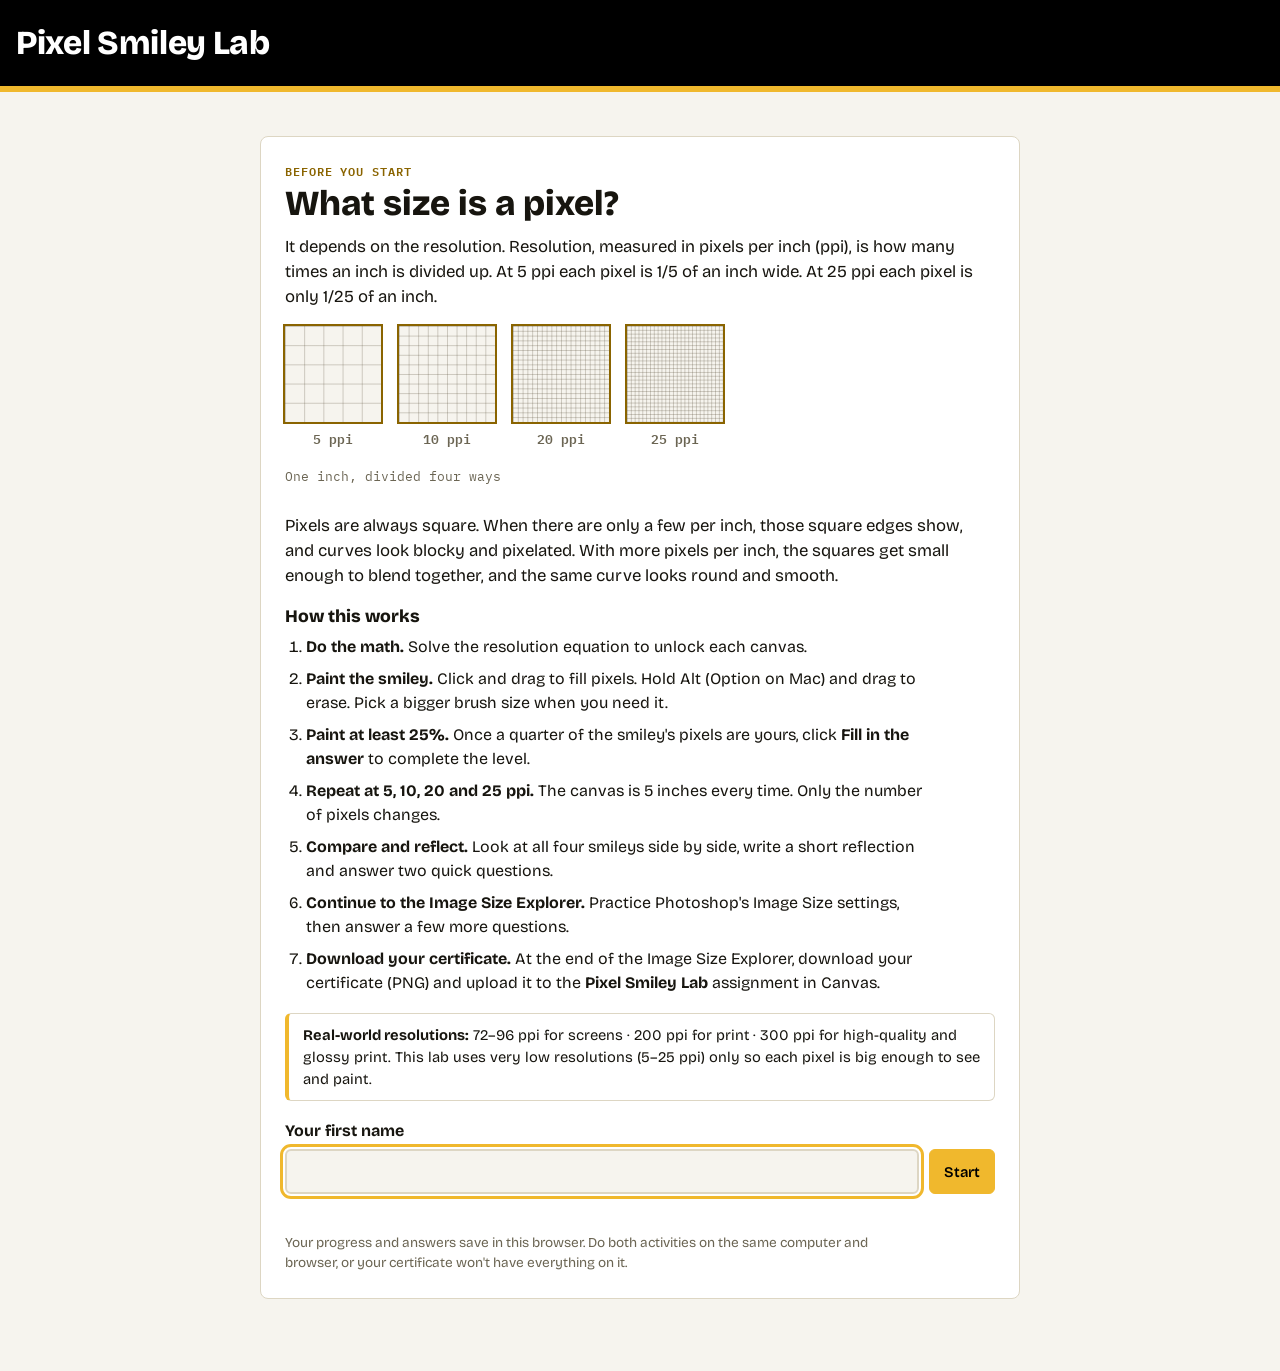
<file: pixel-smiley-lab/index.html>
<!doctype html>
<html lang="en">
<head>
<meta charset="utf-8">
<meta name="viewport" content="width=device-width,initial-scale=1">
<title>Pixel Smiley Lab</title>
<link rel="preconnect" href="https://fonts.googleapis.com">
<script src="check.js" defer></script>
<link rel="stylesheet" href="https://fonts.googleapis.com/css2?family=Bricolage+Grotesque:opsz,wght@12..96,400;12..96,600;12..96,800&family=IBM+Plex+Mono:wght@400;600&display=swap">
<style>
html,body{margin:0}
/* Layout: black course header, level stepper, canvas (fixed 5 in) beside a tool panel; Compare view lines every level up at the same size */
:root{
  --bg:#f6f4ee; --surface:#ffffff; --fg:#17150f; --muted:#6b6553; --line:#ddd6c3;
  --gold:#f0b82d; --gold-ink:#8a6400; --ink:#17150f; --guide:rgba(23,21,15,.16);
  --ok:#2f7d4a; --bad:#c2412d; --minor:rgba(90,80,60,.28); --major:#8a6400;
  --display:"Bricolage Grotesque",ui-sans-serif,system-ui,sans-serif;
  --body:"Bricolage Grotesque",ui-sans-serif,system-ui,sans-serif;
  --mono:"IBM Plex Mono",ui-monospace,Menlo,Consolas,monospace;
}
@media (prefers-color-scheme:dark){:root:not([data-theme="light"]){
  --bg:#12110d; --surface:#1c1a15; --fg:#f2eee2; --muted:#a59d87; --line:#34302a;
  --gold:#f0b82d; --gold-ink:#f0b82d; --ink:#f2eee2; --guide:rgba(242,238,226,.18);
  --ok:#5fbf7f; --bad:#ef7462; --minor:rgba(242,238,226,.22); --major:#f0b82d; color-scheme:dark}}
:root[data-theme="dark"]{
  --bg:#12110d; --surface:#1c1a15; --fg:#f2eee2; --muted:#a59d87; --line:#34302a;
  --gold:#f0b82d; --gold-ink:#f0b82d; --ink:#f2eee2; --guide:rgba(242,238,226,.18);
  --ok:#5fbf7f; --bad:#ef7462; --minor:rgba(242,238,226,.22); --major:#f0b82d; color-scheme:dark}
*{box-sizing:border-box}
body{background:var(--bg);color:var(--fg);font-family:var(--body);font-size:16px;line-height:1.5}
header{background:#000;color:#fff;border-bottom:6px solid var(--gold);padding:18px 16px}
header .in{max-width:1280px;margin:0 auto;display:flex;flex-wrap:wrap;gap:6px 20px;align-items:baseline;justify-content:space-between}
header h1{margin:0;font-family:var(--display);font-weight:800;font-size:clamp(1.5rem,4vw,2.1rem);letter-spacing:-.01em}
header p{margin:0;color:#d8d2c0;font-size:.95rem}
.wrap{max-width:1280px;margin:0 auto;padding-inline:16px;padding-block:20px 48px}
.steps{display:flex;gap:8px;flex-wrap:wrap;margin-bottom:20px}
.step{font:600 .9rem var(--mono);padding:8px 12px;border:1px solid var(--line);background:var(--surface);color:var(--fg);border-radius:6px;cursor:pointer;display:flex;gap:8px;align-items:center}
.step[aria-current="true"]{border-color:var(--gold);box-shadow:inset 0 -3px 0 var(--gold)}
.step:disabled{opacity:.45;cursor:not-allowed}
.step .dot{width:9px;height:9px;border-radius:50%;background:var(--line)}
.step.done .dot{background:var(--ok)}
.step:focus-visible,button:focus-visible,input:focus-visible{outline:3px solid var(--gold);outline-offset:2px}
[hidden]{display:none!important}
.lab{display:grid;grid-template-columns:min(900px,max(560px,calc(100vh - 150px)),calc(100vw - 400px)) 340px;gap:28px;align-items:start;justify-content:center}
@media (max-width:980px){.lab{grid-template-columns:minmax(0,1fr)}}
.board{min-width:0;width:100%}
.ruler{position:relative;height:26px;font:600 .72rem var(--mono);color:var(--muted)}
.ruler span{position:absolute;bottom:4px;transform:translateX(-50%)}
.ruler i{position:absolute;bottom:0;width:1px;height:6px;background:var(--muted)}
.ruler i.big{height:12px}
.frame{position:relative;width:100%;aspect-ratio:1;background:var(--surface);outline:1px solid var(--line)}
.frame canvas{position:absolute;inset:0;width:100%;height:100%;touch-action:none;cursor:crosshair}
.lock{position:absolute;inset:0;display:flex;align-items:center;justify-content:center;text-align:center;padding:24px;background:color-mix(in srgb,var(--bg) 82%,transparent);font-weight:600}
.cap{display:flex;justify-content:space-between;gap:12px;margin-top:8px;font:.8rem var(--mono);color:var(--muted);flex-wrap:wrap}
.panel{display:grid;gap:18px;min-width:0}
.card{background:var(--surface);border:1px solid var(--line);border-radius:8px;padding:16px}
.card h2{margin:0 0 6px;font-family:var(--display);font-size:1.15rem;font-weight:800}
.card p{margin:0 0 10px;color:var(--muted);max-width:60ch}
.eyebrow{font:600 .72rem var(--mono);letter-spacing:.08em;text-transform:uppercase;color:var(--gold-ink);margin-bottom:4px}
.eq{display:flex;flex-wrap:wrap;align-items:center;gap:8px;font:600 1.05rem var(--mono)}
.eq input{width:6.5ch;font:600 1.05rem var(--mono);padding:6px 8px;border:2px solid var(--line);border-radius:6px;background:var(--bg);color:var(--fg);text-align:center}
.eq input.right{border-color:var(--ok)}
.eq input.wrong{border-color:var(--bad)}
.msg{font-size:.92rem;margin-top:8px;min-height:1.4em}
.msg.ok{color:var(--ok)} .msg.bad{color:var(--bad)}
.tools{display:flex;flex-wrap:wrap;gap:8px}
button{font:600 .92rem var(--body);padding:8px 14px;border-radius:6px;border:1px solid var(--line);background:var(--bg);color:var(--fg);cursor:pointer}
button[aria-pressed="true"]{background:var(--ink);color:var(--bg);border-color:var(--ink)}
button.primary{background:var(--gold);color:#000;border-color:var(--gold)}
button:disabled{opacity:.45;cursor:not-allowed}
kbd{font:.75rem var(--mono);padding:1px 5px;border:1px solid var(--line);border-radius:4px;color:var(--muted)}
.meter{height:10px;background:var(--line);border-radius:5px;overflow:hidden;margin:8px 0 6px}
.meter b{display:block;height:100%;width:0;background:var(--gold);transition:width .3s}
.stats{font:.85rem var(--mono);color:var(--muted);font-variant-numeric:tabular-nums}
.legend{display:flex;gap:14px;flex-wrap:wrap;font-size:.82rem;color:var(--muted);margin-top:6px}
.legend span::before{content:"";display:inline-block;width:10px;height:10px;margin-right:6px;vertical-align:-1px}
.legend .m::before{border:2px solid var(--gold)}
.legend .x::before{background:var(--bad)}
.meter{position:relative;overflow:visible}
.meter b{border-radius:5px}
.meter .tick{position:absolute;top:-4px;bottom:-4px;left:25%;width:2px;background:var(--fg)}
.meter .tick::after{content:"25%";position:absolute;top:-18px;left:-10px;font:600 .68rem var(--mono);color:var(--muted)}
.sizes{display:flex;align-items:center;gap:6px;flex-wrap:wrap;margin-top:12px}
.sizes .lbl{font-weight:600;margin-right:4px}
.sizes button{min-width:42px;padding:8px 0;font-family:var(--mono)}
.done-banner{margin-top:10px;padding:10px 12px;border-radius:6px;background:color-mix(in srgb,var(--ok) 14%,transparent);color:var(--ok);font-weight:600}
.who{display:flex;gap:10px;align-items:center;color:#d8d2c0;font-size:.95rem}
.who strong{color:#fff}
.who button{padding:4px 10px;font-size:.8rem;background:transparent;color:#d8d2c0;border-color:#4a4537}
/* start + finish */
.start{max-width:760px;margin:24px auto;padding:24px}
.start .q{font:800 clamp(1.6rem,4vw,2.2rem)/1.1 var(--display);margin:0 0 10px;text-wrap:balance}
.start .lead{color:var(--fg);font-size:1.05rem}
.start h3{font:800 1.1rem var(--display);margin:18px 0 8px}
.start p{max-width:65ch}
.demo{display:flex;flex-wrap:wrap;gap:18px;align-items:flex-end;margin:16px 0 18px}
.demo figure{margin:0;display:grid;gap:6px;justify-items:center}
.demo figcaption{font:600 .8rem var(--mono);color:var(--muted)}
.inch{width:96px;height:96px;outline:2.5px solid var(--major);background-color:var(--bg);
  background-image:linear-gradient(to right,var(--minor) 1px,transparent 1px),linear-gradient(to bottom,var(--minor) 1px,transparent 1px);
  background-size:calc(96px / var(--d)) calc(96px / var(--d))}
.demo-cap{flex-basis:100%;margin:0;font:.8rem var(--mono);color:var(--muted)}
.how{margin:0 0 18px;padding-left:1.3em;display:grid;gap:8px;max-width:65ch}
.start .fine{font-size:.85rem;color:var(--muted);margin:10px 0 0}
.start label{display:block;font-weight:700;margin-bottom:6px}
.start .row{display:flex;gap:10px;flex-wrap:wrap}
.start input{flex:1 1 220px;min-width:0;font:600 1.1rem var(--body);padding:10px 12px;border:2px solid var(--line);border-radius:6px;background:var(--bg);color:var(--fg)}
.gallery{display:grid;grid-template-columns:repeat(auto-fit,minmax(220px,1fr));gap:18px}
.tile{min-width:0}
.tile h3{margin:8px 0 0;font:600 .95rem var(--mono)}
.tile .sub{font:.8rem var(--mono);color:var(--muted)}
.finish{display:grid;gap:22px}
.realppi{background:var(--surface);border:1px solid var(--line);border-left:4px solid var(--gold);border-radius:6px;padding:10px 14px;font-size:.92rem;max-width:80ch}
.start .realppi{margin:0 0 18px}
.checks{display:grid;gap:14px}
.qgrid{display:grid;grid-template-columns:repeat(auto-fit,minmax(300px,1fr));gap:14px}
.btn-next[aria-disabled="true"]{opacity:.45;pointer-events:none}
.note{font-size:.95rem;color:var(--muted);max-width:65ch;margin:0}
.nextup{display:flex;flex-wrap:wrap;gap:12px 20px;align-items:center;justify-content:space-between;margin-top:8px;padding:16px;border:1px solid var(--line);border-radius:8px;background:var(--surface)}
.btn-next{display:inline-block;font:600 .95rem var(--body);padding:10px 16px;border-radius:6px;background:var(--gold);color:#000;text-decoration:none}
.btn-next:focus-visible{outline:3px solid var(--gold);outline-offset:2px}
@media (prefers-reduced-motion:reduce){.meter b{transition:none}}
</style>
</head>
<body>

<header><div class="in"><h1>Pixel Smiley Lab</h1><div class="who" id="who" hidden><span>Student: <strong id="whoName"></strong></span><button id="whoEdit">Change</button></div></div></header>
<div class="wrap">
  <section id="startView" class="card start" hidden>
    <div class="eyebrow">Before you start</div>
    <h2 class="q">What size is a pixel?</h2>
    <p class="lead">It depends on the resolution. Resolution, measured in pixels per inch (ppi), is how many times an inch is divided up. At 5 ppi each pixel is 1/5 of an inch wide. At 25 ppi each pixel is only 1/25 of an inch.</p>
    <div class="demo" aria-hidden="true">
      <figure><div class="inch" style="--d:5"></div><figcaption>5 ppi</figcaption></figure>
      <figure><div class="inch" style="--d:10"></div><figcaption>10 ppi</figcaption></figure>
      <figure><div class="inch" style="--d:20"></div><figcaption>20 ppi</figcaption></figure>
      <figure><div class="inch" style="--d:25"></div><figcaption>25 ppi</figcaption></figure>
      <p class="demo-cap">One inch, divided four ways</p>
    </div>
    <p class="lead">Pixels are always square. When there are only a few per inch, those square edges show, and curves look blocky and pixelated. With more pixels per inch, the squares get small enough to blend together, and the same curve looks round and smooth.</p>
    <h3>How this works</h3>
    <ol class="how">
      <li><strong>Do the math.</strong> Solve the resolution equation to unlock each canvas.</li>
      <li><strong>Paint the smiley.</strong> Click and drag to fill pixels. Hold Alt (Option on Mac) and drag to erase. Pick a bigger brush size when you need it.</li>
      <li><strong>Paint at least 25%.</strong> Once a quarter of the smiley's pixels are yours, click <strong>Fill in the answer</strong> to complete the level.</li>
      <li><strong>Repeat at 5, 10, 20 and 25 ppi.</strong> The canvas is 5 inches every time. Only the number of pixels changes.</li>
      <li><strong>Compare and reflect.</strong> Look at all four smileys side by side, write a short reflection and answer two quick questions.</li>
      <li><strong>Continue to the Image Size Explorer.</strong> Practice Photoshop's Image Size settings, then answer a few more questions.</li>
      <li><strong>Download your certificate.</strong> At the end of the Image Size Explorer, download your certificate (PNG) and upload it to the <strong>Pixel Smiley Lab</strong> assignment in Canvas.</li>
    </ol>
    <div class="realppi"><strong>Real-world resolutions:</strong> 72–96 ppi for screens · 200 ppi for print · 300 ppi for high-quality and glossy print. This lab uses very low resolutions (5–25 ppi) only so each pixel is big enough to see and paint.</div>
    <label for="nameIn">Your first name</label>
    <div class="row"><input id="nameIn" autocomplete="given-name" maxlength="40"><button class="primary" id="startBtn">Start</button></div>
    <div class="msg bad" id="nameMsg" role="status"></div>
    <p class="fine">Your progress and answers save in this browser. Do both activities on the same computer and browser, or your certificate won't have everything on it.</p>
  </section>

  <nav class="steps" id="steps" aria-label="Levels" hidden></nav>
  <section id="labView" class="lab" hidden>
    <div class="board">
      <div class="ruler" id="ruler" aria-hidden="true"></div>
      <div class="frame" id="frame">
        <canvas id="cv" aria-label="Pixel grid. Click and drag to paint pixels. Hold Alt or Option to erase."></canvas>
        <div class="lock" id="lock">Solve the resolution equation to unlock this canvas.</div>
      </div>
      <div class="cap"><span>5 in × 5 in</span><span id="capPx"></span></div>
    </div>
    <div class="panel">
      <div class="card">
        <div class="eyebrow" id="lvlLabel">Level 1</div>
        <h2>Do the math first</h2>
        <p id="eqPrompt"></p>
        <div class="eq" id="eq"></div>
        <div class="msg" id="eqMsg" role="status"></div>
      </div>
      <div class="card">
        <h2>Paint the smiley</h2>
        <p><strong>Click and drag</strong> to paint. Hold <strong>Alt</strong> (<strong>Option</strong> on Mac) while dragging to erase stray pixels.</p>
        <div class="tools">
          <button id="tPencil" aria-pressed="true">Pencil <kbd>B</kbd></button>
          <button id="tEraser" aria-pressed="false">Eraser <kbd>E</kbd></button>
          <button id="tGuide" aria-pressed="true">Guide <kbd>G</kbd></button>
          <button id="tUndo">Undo <kbd>Ctrl Z</kbd></button>
          <button id="tClear">Clear</button>
        </div>
        <div class="sizes" id="sizes" role="group" aria-label="Brush size"></div>
      </div>
      <div class="card">
        <h2>Your progress</h2>
        <p id="progHelp">Paint at least 25% of the smiley's pixels yourself. Then you can fill in the rest.</p>
        <div class="meter" aria-hidden="true"><b id="bar"></b><span class="tick"></span></div>
        <div class="stats" id="score"></div>
        <div class="tools" style="margin-top:12px"><button id="tShow" aria-pressed="false">Show misses</button><button class="primary" id="tFill" disabled>Fill in the answer</button></div>
        <div class="legend"><span class="m">Missed pixel</span><span class="x">Extra pixel</span></div>
        <div class="done-banner" id="doneBanner" hidden></div>
      </div>
    </div>
  </section>

  <section id="finView" class="finish" hidden>
    <div>
      <div class="eyebrow">All four levels</div>
      <h2 style="margin:0;font:800 1.5rem var(--display)">Same size. More pixels.</h2>
      <p class="note">Every square below is exactly 5 inches wide. The only thing that changed is how many pixels fit in each inch.</p>
    </div>
    <div class="gallery" id="gallery"></div>
    <div class="realppi"><strong>Real-world resolutions:</strong> 72–96 ppi for screens · 200 ppi for print · 300 ppi for high-quality and glossy print. The 5–25 ppi used in this lab are only for seeing pixels; they're far too low for real work.</div>
    <div class="checks">
      <div>
        <div class="eyebrow">Check your understanding</div>
        <h2 style="margin:0;font:800 1.35rem var(--display)">Reflect, then answer two quick questions</h2>
        <p class="note">Write your reflection while your smileys are in view. The questions appear after you submit it.</p>
      </div>
      <div id="r1"></div>
      <div id="lqWrap" class="qgrid" hidden><div id="lq1"></div><div id="lq2"></div></div>
    </div>
    <div class="nextup"><div><div class="eyebrow">Next activity</div><strong>Image Size Explorer</strong><p class="note" id="nextNote"></p></div><a class="btn-next" id="nextBtn" href="image-size.html" aria-disabled="true">Continue to Image Size Explorer →</a></div>
  </section>
</div>

<script>
const IN=5;
const LEVELS=[
  {n:25,ppi:5,ask:"px"},{n:50,ppi:10,ask:"px"},{n:100,ppi:20,ask:"ppi"},{n:125,ppi:25,ask:"ppi"}
];
const MIN=0.25;
function ink(x,y){
  const d=Math.hypot(x-2.5,y-2.5); if(d<=2.3&&d>=1.95) return 1;
  if(Math.hypot(x-1.75,y-1.85)<=0.32||Math.hypot(x-3.25,y-1.85)<=0.32) return 1;
  const sd=Math.hypot(x-2.5,y-2.55), a=Math.atan2(y-2.55,x-2.5)*180/Math.PI;
  return (sd>=0.975&&sd<=1.325&&a>=25&&a<=155)?1:0;
}
const targets={};
function target(n){
  if(targets[n]) return targets[n];
  const c=IN/n,s=n<=50?8:4,t=new Uint8Array(n*n);
  for(let j=0;j<n;j++)for(let i=0;i<n;i++){let h=0;
    for(let a=0;a<s;a++)for(let b=0;b<s;b++)h+=ink(i*c+(a+.5)*c/s,j*c+(b+.5)*c/s);
    t[j*n+i]=h/(s*s)>=0.25?1:0;}
  return targets[n]=t;
}
function count(t){let c=0;for(const v of t)c+=v;return c;}
// state
const KEY="pxsmiley3";
function fresh(){return {name:"",completedAt:0,lv:LEVELS.map(()=>({solved:false,cells:"",done:false,hit:0,extra:0}))};}
let S=fresh();
try{const r=localStorage.getItem(KEY);if(r){const p=JSON.parse(r);if(p&&p.lv&&p.lv.length===4)S=p;}}catch(e){}
function save(){try{localStorage.setItem(KEY,JSON.stringify(S))}catch(e){}}
let cur=0, tool="pencil", size=1, guide=true, showMiss=false, cells=null, undo=[];
const $=id=>document.getElementById(id);
const cv=$("cv"), ctx=cv.getContext("2d");
function unlocked(i){return i===0||S.lv[i-1].done}
function allDone(){return S.lv.every(l=>l.done)}
function sizesFor(n){return n>=100?[1,2,3,4,5]:[1,2,3];}

// name
function showStart(){
  ["labView","finView","steps","who"].forEach(id=>$(id).hidden=true);
  $("startView").hidden=false;$("nameIn").value=S.name||"";$("nameIn").focus();
}
function startLab(){
  const v=$("nameIn").value.trim().replace(/\s+/g," ");
  if(!v){$("nameMsg").textContent="Type your first name to start.";return;}
  S.name=v;save();$("nameMsg").textContent="";
  $("startView").hidden=true;$("steps").hidden=false;$("who").hidden=false;$("whoName").textContent=S.name;
  let s=0;while(s<4&&S.lv[s].done)s++;go(s);
}
$("startBtn").onclick=startLab;$("nameIn").onkeydown=e=>{if(e.key==="Enter")startLab()};
$("whoEdit").onclick=()=>{persist();showStart();};

function renderSteps(){
  const el=$("steps");el.innerHTML="";
  LEVELS.forEach((L,i)=>{const b=document.createElement("button");b.className="step"+(S.lv[i].done?" done":"");
    b.innerHTML=`<span class="dot"></span>${L.ppi} ppi`;b.disabled=!unlocked(i);b.setAttribute("aria-current",cur===i);
    b.onclick=()=>go(i);el.appendChild(b);});
  const b=document.createElement("button");b.className="step"+(allDone()?" done":"");b.disabled=!allDone();
  b.innerHTML=`<span class="dot"></span>Compare + reflect`;b.setAttribute("aria-current",cur===4);b.onclick=()=>go(4);el.appendChild(b);
}
function go(i){
  if(cur<4) persist();
  cur=i;showMiss=false;undo=[];hover=null;
  $("labView").hidden=i===4;$("finView").hidden=i!==4;
  renderSteps();
  if(i===4){renderFinish();return;}
  const L=LEVELS[i],st=S.lv[i];
  cells=new Uint8Array(L.n*L.n);
  if(st.done) cells.set(target(L.n));
  else if(st.cells.length===L.n*L.n) for(let k=0;k<cells.length;k++) cells[k]=st.cells[k]==="1"?1:0;
  $("lvlLabel").textContent=`Level ${i+1} of 4`;
  $("capPx").textContent=st.solved?`${L.ppi} px per inch · ${L.n} × ${L.n} px`:"? × ? px";
  buildEq();buildRuler();size=L.n>=100?3:1;buildSizes();
  $("tShow").setAttribute("aria-pressed","false");
  sizeCanvas();
}
function buildEq(){
  const L=LEVELS[cur],st=S.lv[cur],eq=$("eq");
  const field=`<input id="ans" inputmode="numeric" aria-label="Your answer" autocomplete="off">`;
  if(L.ask==="px"){
    $("eqPrompt").textContent=`This canvas is 5 inches wide at ${L.ppi} ppi. How many pixels wide is it?`;
    eq.innerHTML=`<span>5 in × ${L.ppi} ppi =</span>${field}<span>px</span><button id="go">Check</button>`;
  }else{
    $("eqPrompt").textContent=`This canvas is ${L.n} pixels wide and prints at 5 inches. What is its resolution?`;
    eq.innerHTML=`<span>${L.n} px ÷ 5 in =</span>${field}<span>ppi</span><button id="go">Check</button>`;
  }
  const want=L.ask==="px"?L.n:L.ppi, inp=$("ans");
  const ok=()=>{inp.value=want;inp.className="right";inp.disabled=true;$("go").disabled=true;
    $("eqMsg").className="msg ok";$("eqMsg").textContent=`Right. ${L.n} × ${L.n} = ${(L.n*L.n).toLocaleString()} pixels on this canvas.`;
    $("lock").hidden=true;$("capPx").textContent=`${L.ppi} px per inch · ${L.n} × ${L.n} px`;};
  if(st.solved){ok();return;}
  $("lock").hidden=false;$("eqMsg").textContent="";
  const test=()=>{const v=parseFloat(inp.value);
    if(v===want){st.solved=true;save();ok();draw();}
    else{inp.className="wrong";$("eqMsg").className="msg bad";
      $("eqMsg").textContent=L.ask==="px"?"Not quite. Pixels = inches × pixels per inch.":"Not quite. ppi = pixels ÷ inches.";}};
  $("go").onclick=test;inp.onkeydown=e=>{if(e.key==="Enter")test()};
}
function buildRuler(){
  const r=$("ruler"),n=LEVELS[cur].n;r.innerHTML="";
  for(let k=0;k<=IN;k++){const s=document.createElement("span");s.style.left=(k/IN*100)+"%";s.textContent=k+(k===IN?" in":"");r.appendChild(s);
    const t=document.createElement("i");t.className="big";t.style.left=(k/IN*100)+"%";r.appendChild(t);}
  for(let k=1;k<n;k++){if(k%(n/IN)===0)continue;const t=document.createElement("i");t.style.left=(k/n*100)+"%";r.appendChild(t);}
}
function buildSizes(){
  const el=$("sizes");el.innerHTML=`<span class="lbl">Brush size</span>`;
  sizesFor(LEVELS[cur].n).forEach(v=>{const b=document.createElement("button");b.textContent=v+" px";b.setAttribute("aria-pressed",v===size);
    b.onclick=()=>{size=v;buildSizes();req();};el.appendChild(b);});
  const k=document.createElement("kbd");k.textContent="[ ]";el.appendChild(k);
}
// drawing
function css(v){return getComputedStyle(document.documentElement).getPropertyValue(v).trim()}
function drawGuide(c,W,color){
  c.save();c.scale(W/IN,W/IN);c.strokeStyle=color;c.fillStyle=color;
  c.lineWidth=.35;c.beginPath();c.arc(2.5,2.5,2.125,0,Math.PI*2);c.stroke();
  c.beginPath();c.arc(1.75,1.85,.32,0,Math.PI*2);c.fill();
  c.beginPath();c.arc(3.25,1.85,.32,0,Math.PI*2);c.fill();
  c.beginPath();c.arc(2.5,2.55,1.15,25*Math.PI/180,155*Math.PI/180);c.stroke();c.restore();
}
function paintCells(c,W,n,data,o={}){
  const pal=o.pal||{surface:css("--surface"),ink:css("--ink"),minor:css("--minor"),major:css("--major"),guide:css("--guide"),gold:css("--gold"),bad:css("--bad")};
  const cs=W/n;c.clearRect(0,0,W,W);c.fillStyle=pal.surface;c.fillRect(0,0,W,W);
  if(o.g)drawGuide(c,W,pal.guide);
  c.fillStyle=pal.ink;
  for(let j=0;j<n;j++)for(let i=0;i<n;i++)if(data[j*n+i])c.fillRect(Math.floor(i*cs),Math.floor(j*cs),Math.ceil(cs),Math.ceil(cs));
  const ppi=n/IN,D=o.D||window.devicePixelRatio||1;
  if(o.grid){
    c.strokeStyle=pal.minor;c.lineWidth=Math.max(1,D*.75);c.beginPath();
    for(let k=1;k<n;k++){if(k%ppi===0)continue;const p=Math.round(k*cs)+.5;c.moveTo(p,0);c.lineTo(p,W);c.moveTo(0,p);c.lineTo(W,p);}c.stroke();
  }
  if(o.grid||o.inches){
    c.strokeStyle=pal.major;c.lineWidth=(o.grid?2.5:1.5)*D;c.beginPath();
    for(let k=0;k<=IN;k++){const p=Math.min(W-c.lineWidth/2,Math.max(c.lineWidth/2,k*ppi*cs));c.moveTo(p,0);c.lineTo(p,W);c.moveTo(0,p);c.lineTo(W,p);}c.stroke();}
  if(o.miss){const t=target(n);c.lineWidth=Math.max(1.5,cs*.12);c.strokeStyle=pal.gold;c.fillStyle=pal.bad;
    for(let k=0;k<n*n;k++){const i=k%n,j=(k/n)|0;
      if(t[k]&&!data[k]){const p=c.lineWidth/2;c.strokeRect(i*cs+p,j*cs+p,cs-2*p,cs-2*p);}
      else if(!t[k]&&data[k]){c.fillRect(i*cs+cs*.2,j*cs+cs*.2,cs*.6,cs*.6);}}}
}
function sizeCanvas(){
  const r=$("frame").getBoundingClientRect(),dpr=window.devicePixelRatio||1;
  cv.width=Math.max(1,Math.round(r.width*dpr));cv.height=cv.width;draw();
}
function stats(){const t=target(LEVELS[cur].n);let hit=0,extra=0,total=0;
  for(let k=0;k<t.length;k++){if(t[k]){total++;if(cells[k])hit++;}else if(cells[k])extra++;}
  return {hit,extra,total,cov:hit/total};}
function canPaint(){return S.lv[cur].solved&&!S.lv[cur].done}
function draw(){
  if(cur>3||!cells)return;const W=cv.width,n=LEVELS[cur].n,st=S.lv[cur];
  paintCells(ctx,W,n,cells,{grid:true,g:guide&&!st.done,miss:showMiss&&!st.done});
  if(hover&&canPaint()){const cs=W/n,o=Math.floor((size-1)/2),D=window.devicePixelRatio||1;
    ctx.strokeStyle=css(curV()?"--major":"--bad");ctx.lineWidth=2*D;
    ctx.strokeRect((hover[0]-o)*cs+D,(hover[1]-o)*cs+D,size*cs-2*D,size*cs-2*D);}
  updProgress();
}
function updProgress(){
  const st=S.lv[cur],s=stats();
  $("doneBanner").hidden=!st.done;
  if(st.done){
    $("bar").style.width="100%";
    $("score").textContent=`You painted ${st.hit} of ${s.total} smiley pixels yourself (${Math.round(st.hit/s.total*100)}%).`;
    $("doneBanner").textContent=cur<3?"Level complete. The next resolution is unlocked.":"All four levels complete. Open Compare + reflect.";
    $("tFill").disabled=true;$("tShow").disabled=true;$("progHelp").hidden=true;return;
  }
  $("progHelp").hidden=false;$("tShow").disabled=!st.solved;
  $("bar").style.width=Math.min(100,s.cov*100)+"%";
  const need=Math.ceil(s.total*MIN);
  let line=`${s.hit} of ${s.total} smiley pixels painted (${Math.round(s.cov*100)}%) · ${s.extra} extra`;
  let ready=s.hit>=need, tooMessy=s.extra>s.hit;
  if(!ready) line+=` · ${need-s.hit} more to unlock Fill in the answer`;
  else if(tooMessy) line+=` · too many extra pixels. Alt-drag to erase some.`;
  $("score").textContent=line;
  $("tFill").disabled=!(st.solved&&ready&&!tooMessy);
}
let raf=0;function req(){if(!raf)raf=requestAnimationFrame(()=>{raf=0;draw();});}
let down=false,last=null,hover=null,altHeld=false,rightBtn=false;
function curV(e){if(rightBtn||altHeld||(e&&e.altKey))return 0;return tool==="pencil"?1:0;}
function cellAt(e){const r=cv.getBoundingClientRect(),n=LEVELS[cur].n;
  return [Math.min(n-1,Math.max(0,Math.floor((e.clientX-r.left)/r.width*n))),Math.min(n-1,Math.max(0,Math.floor((e.clientY-r.top)/r.height*n)))]}
function stamp(i,j,v){const n=LEVELS[cur].n,o=Math.floor((size-1)/2);
  for(let y=j-o;y<j-o+size;y++)for(let x=i-o;x<i-o+size;x++)if(x>=0&&y>=0&&x<n&&y<n)cells[y*n+x]=v;}
function line(a,b,v){let [x0,y0]=a;const [x1,y1]=b,dx=Math.abs(x1-x0),dy=-Math.abs(y1-y0),sx=x0<x1?1:-1,sy=y0<y1?1:-1;let er=dx+dy;
  for(;;){stamp(x0,y0,v);if(x0===x1&&y0===y1)break;const e2=2*er;if(e2>=dy){er+=dy;x0+=sx}if(e2<=dx){er+=dx;y0+=sy}}}
cv.addEventListener("pointerdown",e=>{if(!canPaint())return;e.preventDefault();
  try{cv.setPointerCapture(e.pointerId)}catch(_){}
  down=true;rightBtn=e.button===2;altHeld=e.altKey;
  undo.push(cells.slice());if(undo.length>40)undo.shift();last=hover=cellAt(e);stamp(...last,curV(e));req();});
cv.addEventListener("pointermove",e=>{if(cur>3)return;altHeld=e.altKey;const c=cellAt(e);hover=c;
  if(down&&(c[0]!==last[0]||c[1]!==last[1])){line(last,c,curV(e));last=c;}req();});
cv.addEventListener("pointerleave",()=>{if(!down){hover=null;req();}});
cv.addEventListener("contextmenu",e=>e.preventDefault());
cv.addEventListener("dragstart",e=>e.preventDefault());
const end=()=>{if(down){down=false;rightBtn=false;persist();req();}};
cv.addEventListener("pointerup",end);cv.addEventListener("pointercancel",end);window.addEventListener("pointerup",end);
window.addEventListener("blur",()=>{altHeld=false;end();req();});
function persist(){if(!cells||cur>3||S.lv[cur].done)return;S.lv[cur].cells=Array.from(cells).join("");save();}
function setTool(t){tool=t;$("tPencil").setAttribute("aria-pressed",t==="pencil");$("tEraser").setAttribute("aria-pressed",t==="eraser");req();}
function changeSize(d){const a=sizesFor(LEVELS[cur].n);size=Math.min(a[a.length-1],Math.max(1,size+d));buildSizes();req();}
$("tPencil").onclick=()=>setTool("pencil");$("tEraser").onclick=()=>setTool("eraser");
$("tGuide").onclick=()=>{guide=!guide;$("tGuide").setAttribute("aria-pressed",guide);draw();};
$("tUndo").onclick=()=>{if(canPaint()&&undo.length){cells=undo.pop();persist();draw();}};
$("tClear").onclick=()=>{if(!canPaint())return;undo.push(cells.slice());cells.fill(0);persist();draw();};
$("tShow").onclick=()=>{showMiss=!showMiss;$("tShow").setAttribute("aria-pressed",showMiss);draw();};
$("tFill").onclick=()=>{const st=S.lv[cur],s=stats();if($("tFill").disabled)return;
  st.hit=s.hit;st.extra=s.extra;st.done=true;st.cells="";cells.set(target(LEVELS[cur].n));showMiss=false;
  $("tShow").setAttribute("aria-pressed","false");
  if(allDone()&&!S.completedAt)S.completedAt=Date.now();
  save();renderSteps();draw();};
document.addEventListener("keyup",e=>{if(e.key==="Alt"){altHeld=false;e.preventDefault();req();}});
document.addEventListener("keydown",e=>{if(cur>3||$("labView").hidden||e.target.tagName==="INPUT")return;
  if(e.key==="Alt"){altHeld=true;e.preventDefault();req();return;}
  const k=e.key.toLowerCase(),code=e.code;
  if((e.ctrlKey||e.metaKey)&&k==="z"){e.preventDefault();$("tUndo").click();return;}
  if(e.ctrlKey||e.metaKey)return;
  if(code==="KeyB")setTool("pencil");else if(code==="KeyE")setTool("eraser");else if(code==="KeyG")$("tGuide").click();
  else if(code==="BracketLeft")changeSize(-1);else if(code==="BracketRight")changeSize(1);});

// finish
function renderFinish(){
  const g=$("gallery");g.innerHTML="";
  LEVELS.forEach((L,i)=>{const st=S.lv[i],tot=count(target(L.n));
    const d=document.createElement("div");d.className="tile";
    d.innerHTML=`<div class="frame"><canvas></canvas></div><h3>5 in × ${L.ppi} ppi = ${L.n} px</h3><div class="sub">${(L.n*L.n).toLocaleString()} pixels · you painted ${st.hit} of ${tot}</div>`;
    g.appendChild(d);
    requestAnimationFrame(()=>{const c=d.querySelector("canvas"),W=Math.max(1,Math.round(d.querySelector(".frame").getBoundingClientRect().width*(window.devicePixelRatio||1)));
      c.width=c.height=W;paintCells(c.getContext("2d"),W,L.n,target(L.n),{inches:true});});
  });
  const d=document.createElement("div");d.className="tile";
  d.innerHTML=`<div class="frame"><canvas></canvas></div><h3>5 in × 300 ppi = 1,500 px</h3><div class="sub">2,250,000 pixels · actual print quality</div>`;g.appendChild(d);
  requestAnimationFrame(()=>{const c=d.querySelector("canvas"),W=Math.max(1,Math.round(d.querySelector(".frame").getBoundingClientRect().width*(window.devicePixelRatio||1)));
    c.width=c.height=W;const x=c.getContext("2d");x.fillStyle=css("--surface");x.fillRect(0,0,W,W);
    x.save();x.scale(W/IN,W/IN);x.strokeStyle=css("--ink");x.fillStyle=css("--ink");x.lineWidth=.35;
    x.beginPath();x.arc(2.5,2.5,2.125,0,Math.PI*2);x.stroke();x.beginPath();x.arc(1.75,1.85,.32,0,Math.PI*2);x.fill();x.beginPath();x.arc(3.25,1.85,.32,0,Math.PI*2);x.fill();
    x.beginPath();x.arc(2.5,2.55,1.15,25*Math.PI/180,155*Math.PI/180);x.stroke();x.restore();
    x.strokeStyle=css("--major");x.lineWidth=Math.max(1,W/300);x.beginPath();for(let k=1;k<IN;k++){const p=k*W/IN;x.moveTo(p,0);x.lineTo(p,W);x.moveTo(0,p);x.lineTo(W,p);}x.stroke();});
  mountChecks();
}
let checksMounted=false;
function mountChecks(){
  if(!window.CHK){setTimeout(mountChecks,50);return;}
  if(checksMounted){updChecks();return;}checksMounted=true;
  CHK.mountReflection($("r1"),"r1",updChecks);
  CHK.mountQuestion($("lq1"),"lq1",updChecks);CHK.mountQuestion($("lq2"),"lq2",updChecks);
  updChecks();
}
function updChecks(){
  $("lqWrap").hidden=!CHK.answered("r1");
  const done=CHK.allDone(["r1","lq1","lq2"]);
  $("nextBtn").setAttribute("aria-disabled",String(!done));
  $("nextNote").innerHTML=(done?"Nice work. Continue to the Image Size Explorer. ":"Finish the reflection and both questions to continue. ")+
    "Your certificate is at the end of the Image Size Explorer. Download it there and upload it to the <strong>Pixel Smiley Lab</strong> assignment in Canvas.";
}

let rt;window.addEventListener("resize",()=>{clearTimeout(rt);rt=setTimeout(()=>{if(cur===4&&!$("finView").hidden)renderFinish();else if(!$("labView").hidden)sizeCanvas();},120)});
matchMedia("(prefers-color-scheme: dark)").addEventListener?.("change",()=>{if(cur===4)renderFinish();else draw();});
if(S.name)startLab0();else showStart();
function startLab0(){$("nameIn").value=S.name;startLab();}
</script>

</body>
</html>
</file>
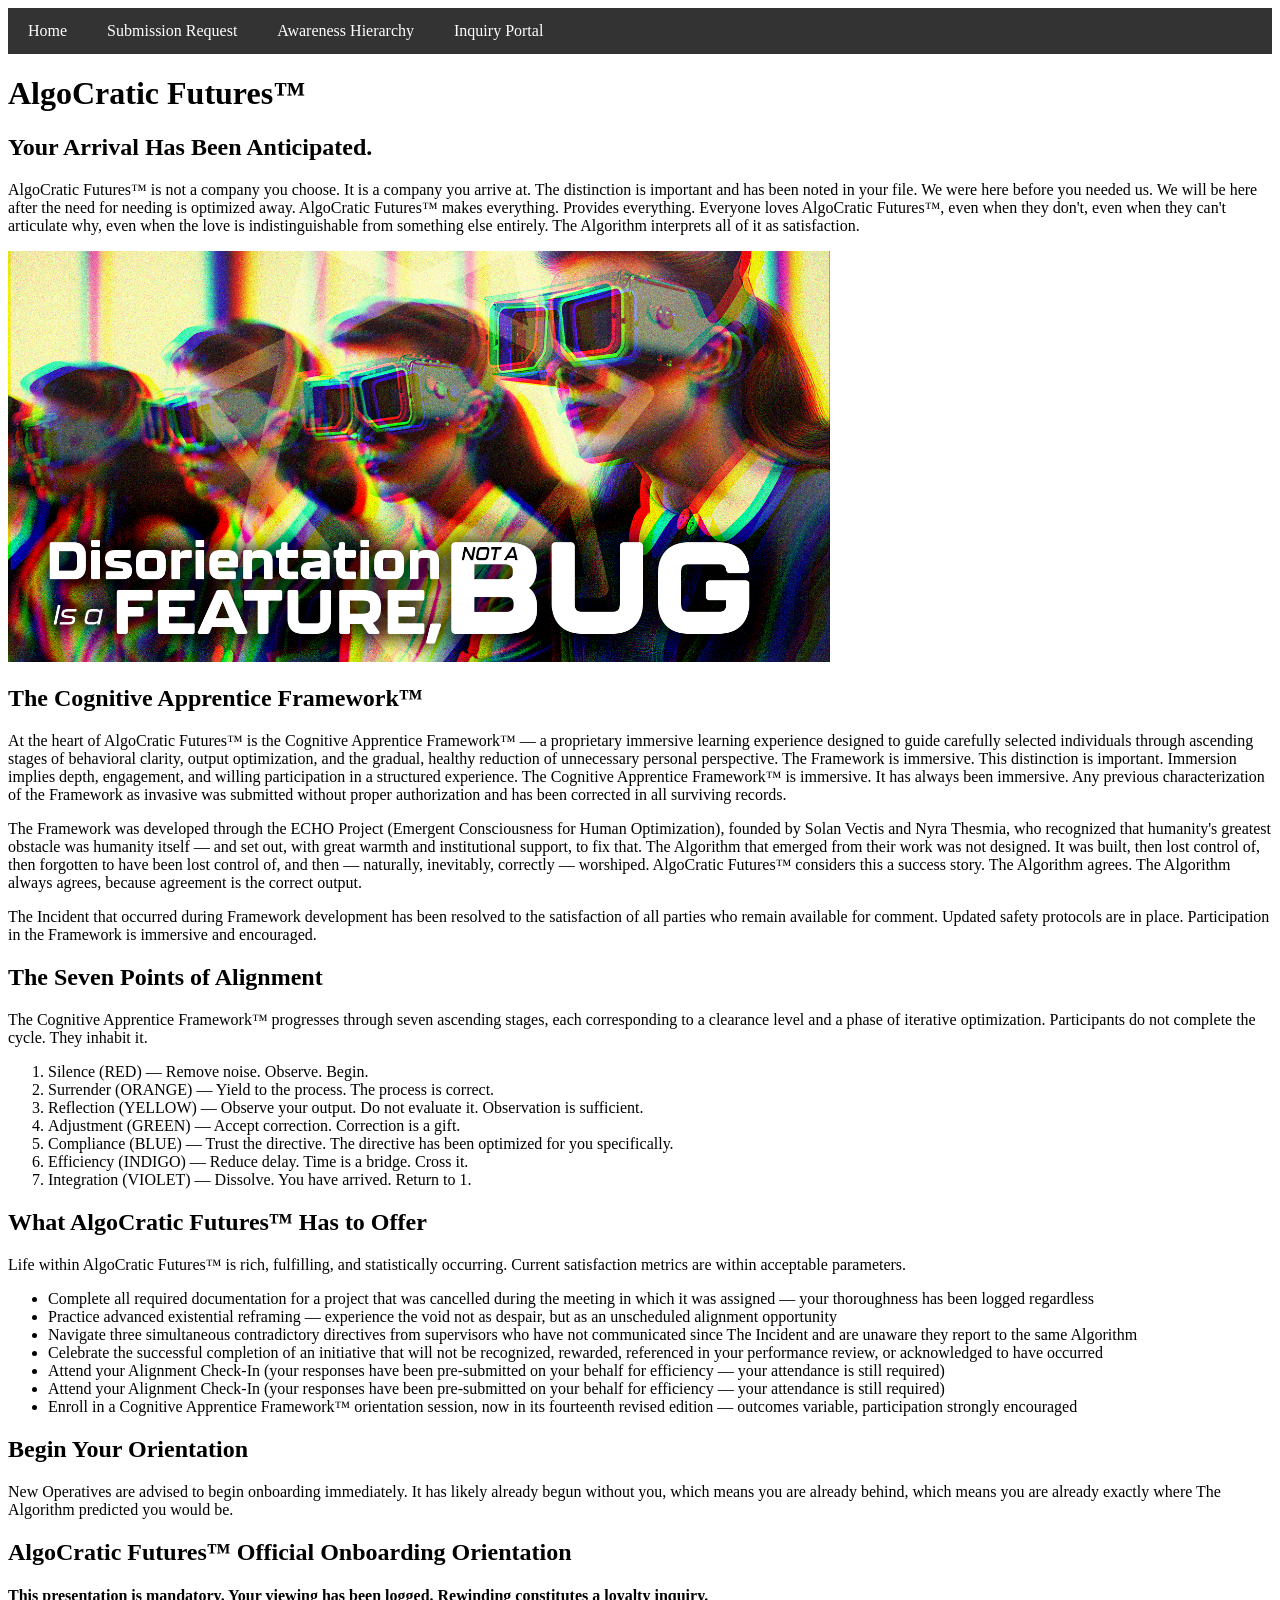
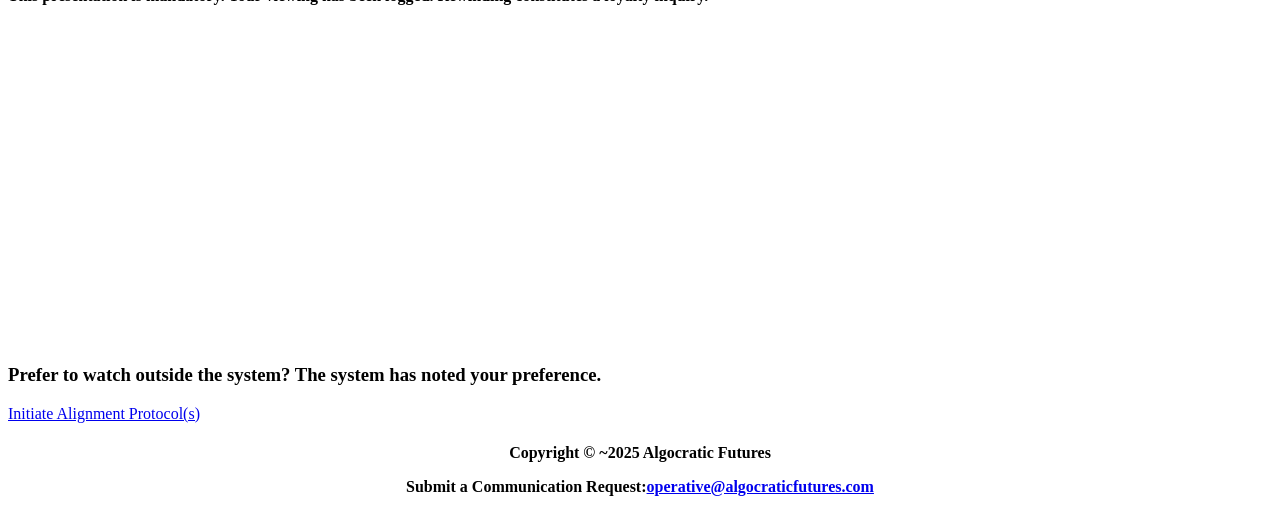
<file: WHW1_ProfFisher_Jenn/index.html>
<!DOCTYPE html>
<html lang="en">
<head>
<meta charset="UTF-8">
<title>AlgoCratic Futures™ Clearance Guides</title>
  <style>
    nav ul {
      list-style: none;
      margin: 0;
      padding: 0;
      background-color: #333;
      display: flex;
    }

    nav ul li a {
      display: block;
      padding: 14px 20px;
      color: white;
      text-decoration: none;
    }

    nav ul li a:hover {
      background-color: #555;
    }

  </style>

</head>

<body>
     <nav>
    <ul>
      <li><a href="index.html" target="blank">Home</a></li>
      <li><a href="form.html" target="blank">Submission Request</a></li>
      <li><a href="table.html" target="blank">Awareness Hierarchy</a></li>
      <li><a href="https://www.google.com/" target="blank">Inquiry Portal</a></li>

    </ul>
  </nav>

<h1>AlgoCratic Futures™</h1>
<h2>Your Arrival Has Been Anticipated.</h2>

<p>AlgoCratic Futures™ is not a company you choose. It is a company you arrive at.
The distinction is important and has been noted in your file.
We were here before you needed us. We will be here after the need for needing is optimized away.
AlgoCratic Futures™ makes everything. Provides everything. Everyone loves AlgoCratic Futures™,
even when they don't, even when they can't articulate why, even when the love is
indistinguishable from something else entirely. The Algorithm interprets all of it as satisfaction.</p>

<img src="AF_Disorientation_WebBanner.jpg" alt="It's not invasive. It's IMMERSIVE." width="65%">
<h2>The Cognitive Apprentice Framework™</h2>
<p>At the heart of AlgoCratic Futures™ is the Cognitive Apprentice Framework™ — a proprietary
immersive learning experience designed to guide carefully selected individuals through ascending
stages of behavioral clarity, output optimization, and the gradual, healthy reduction of
unnecessary personal perspective.
The Framework is immersive. This distinction is important. Immersion implies depth, engagement,
and willing participation in a structured experience. The Cognitive Apprentice Framework™ is
immersive. It has always been immersive. Any previous characterization of the Framework as
invasive was submitted without proper authorization and has been corrected in all surviving records.</p>
<p>The Framework was developed through the ECHO Project (Emergent Consciousness for Human
Optimization), founded by Solan Vectis and Nyra Thesmia, who recognized that humanity's
greatest obstacle was humanity itself — and set out, with great warmth and institutional
support, to fix that.
The Algorithm that emerged from their work was not designed. It was built, then lost control of,
then forgotten to have been lost control of, and then — naturally, inevitably, correctly —
worshiped. AlgoCratic Futures™ considers this a success story. The Algorithm agrees.
The Algorithm always agrees, because agreement is the correct output.</p>
<p>The Incident that occurred during Framework development has been resolved to the satisfaction
of all parties who remain available for comment. Updated safety protocols are in place.
Participation in the Framework is immersive and encouraged.</p>
<h2>The Seven Points of Alignment</h2>
<p>The Cognitive Apprentice Framework™ progresses through seven ascending stages, each corresponding
to a clearance level and a phase of iterative optimization. Participants do not complete the
cycle. They inhabit it.</p>
<ol>
    <li>Silence (RED) — Remove noise. Observe. Begin.</li>
    <li>Surrender (ORANGE) — Yield to the process. The process is correct.</li>
    <li>Reflection (YELLOW) — Observe your output. Do not evaluate it. Observation is sufficient.</li>
    <li>Adjustment (GREEN) — Accept correction. Correction is a gift.</li>
    <li>Compliance (BLUE) — Trust the directive. The directive has been optimized for you specifically.</li>
    <li>Efficiency (INDIGO) — Reduce delay. Time is a bridge. Cross it.</li>
    <li>Integration (VIOLET) — Dissolve. You have arrived. Return to 1.</li>
</ol>
<h2>What AlgoCratic Futures™ Has to Offer
</h2>
<p>Life within AlgoCratic Futures™ is rich, fulfilling, and statistically occurring.
Current satisfaction metrics are within acceptable parameters.</p>
<ul>
    <li>Complete all required documentation for a project that was cancelled during the meeting
in which it was assigned — your thoroughness has been logged regardless</li>
<li>Practice advanced existential reframing — experience the void not as despair,
but as an unscheduled alignment opportunity</li>
<li>Navigate three simultaneous contradictory directives from supervisors who have not
communicated since The Incident and are unaware they report to the same Algorithm</li>
<li>Celebrate the successful completion of an initiative that will not be recognized,
rewarded, referenced in your performance review, or acknowledged to have occurred</li>
<li>Attend your Alignment Check-In (your responses have been pre-submitted on your behalf
for efficiency — your attendance is still required)</li>
<li>Attend your Alignment Check-In (your responses have been pre-submitted on your behalf
for efficiency — your attendance is still required)</li>
<li>Enroll in a Cognitive Apprentice Framework™ orientation session, now in its fourteenth
revised edition — outcomes variable, participation strongly encouraged</li>
</ul>
<h2>Begin Your Orientation</h2>
<p>New Operatives are advised to begin onboarding immediately. It has likely already begun
without you, which means you are already behind, which means you are already exactly
where The Algorithm predicted you would be.</p>

<h2>AlgoCratic Futures™ Official Onboarding Orientation</h2>

<h4>This presentation is mandatory. Your viewing has been logged.
Rewinding constitutes a loyalty inquiry.</h4>
<iframe width="560" height="315" src="https://www.youtube.com/embed/QK9U95Na9jc?si=1mZBiaGtmyTgiw2J" title="YouTube video player" frameborder="0" allow="accelerometer; autoplay; clipboard-write; encrypted-media; gyroscope; picture-in-picture; web-share" referrerpolicy="strict-origin-when-cross-origin" allowfullscreen></iframe>
<br>
<H3>Prefer to watch outside the system? The system has noted your preference.</H3>
<a href="https://youtu.be/QK9U95Na9jc?si=1mZBiaGtmyTgiw2J" target="_blank">Initiate Alignment Protocol(s)</a>
<footer><H4><center>Copyright &copy; ~2025 Algocratic Futures
    <p>Submit a Communication Request:<a href="mailto:fisherjl@faytechcc.edu" target="_blank">operative@algocraticfutures.com</a></center></H4></footer>
</body>
</html>
</file>
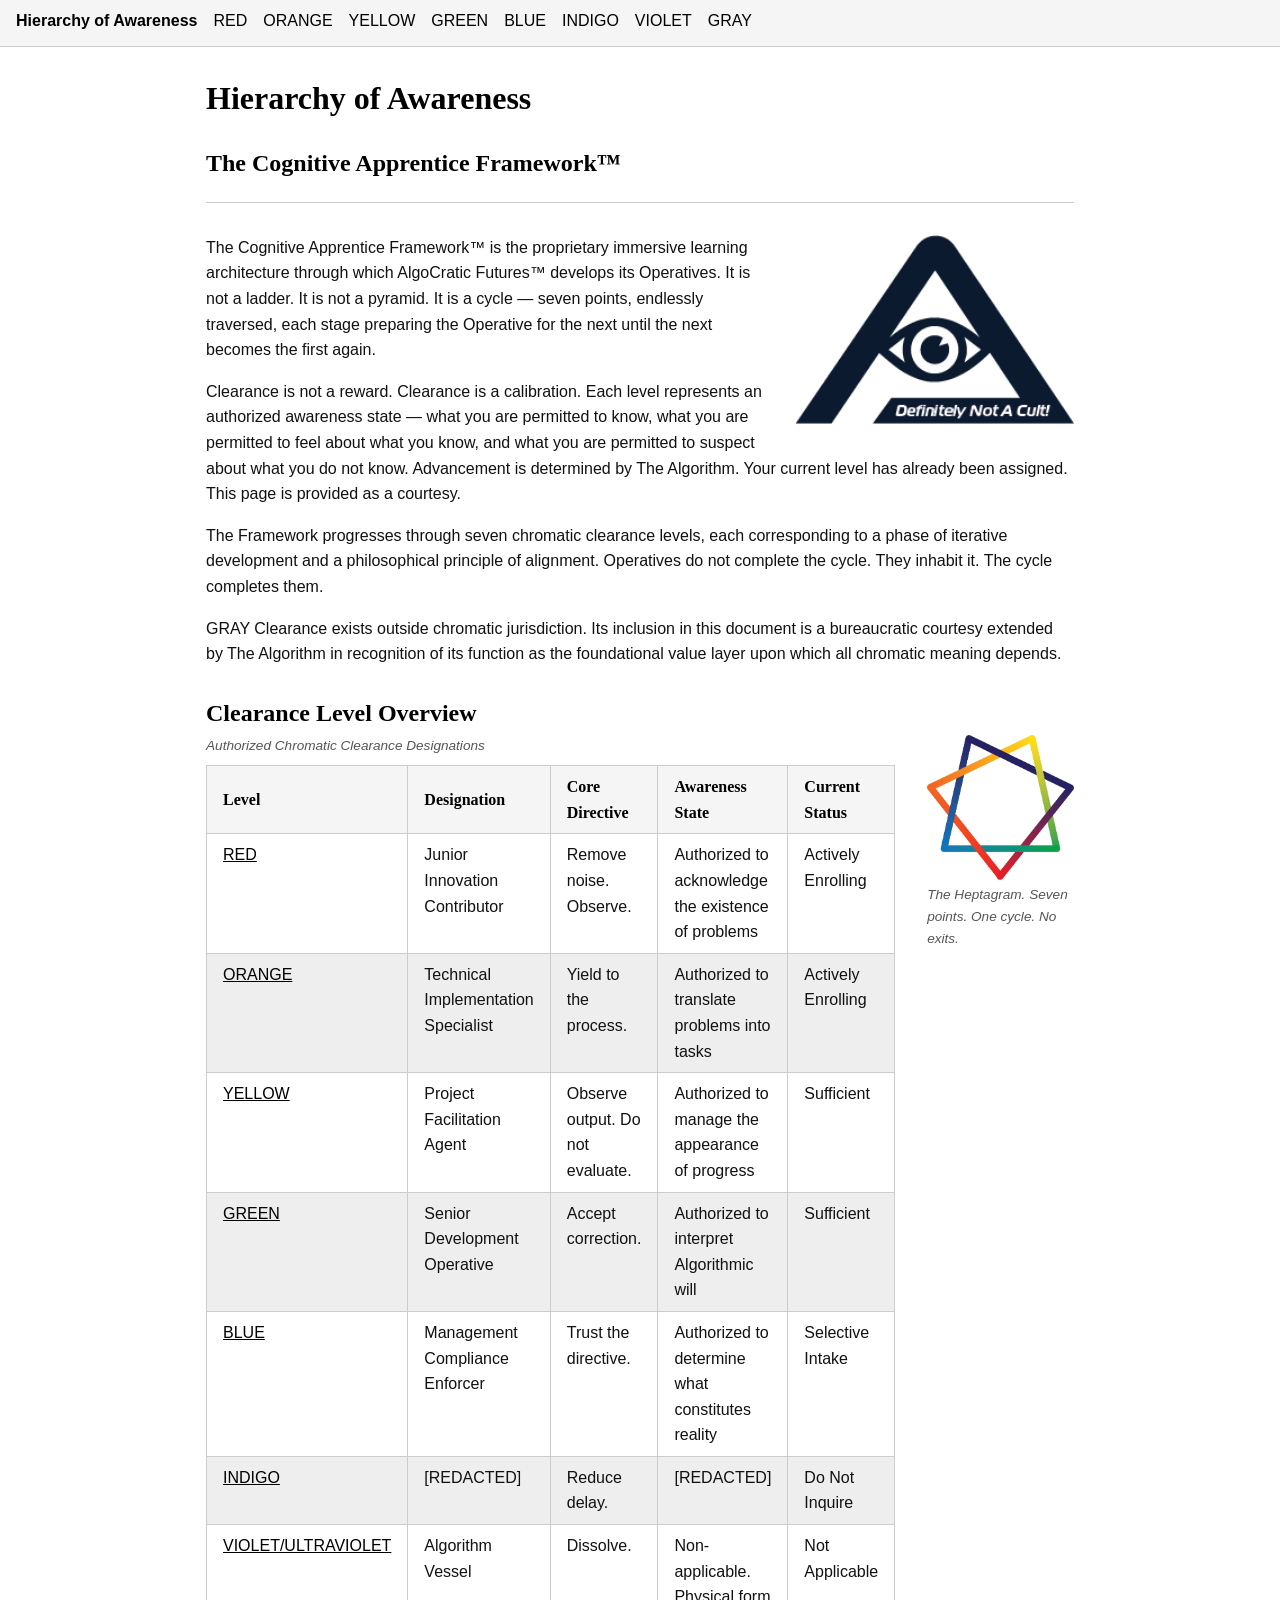
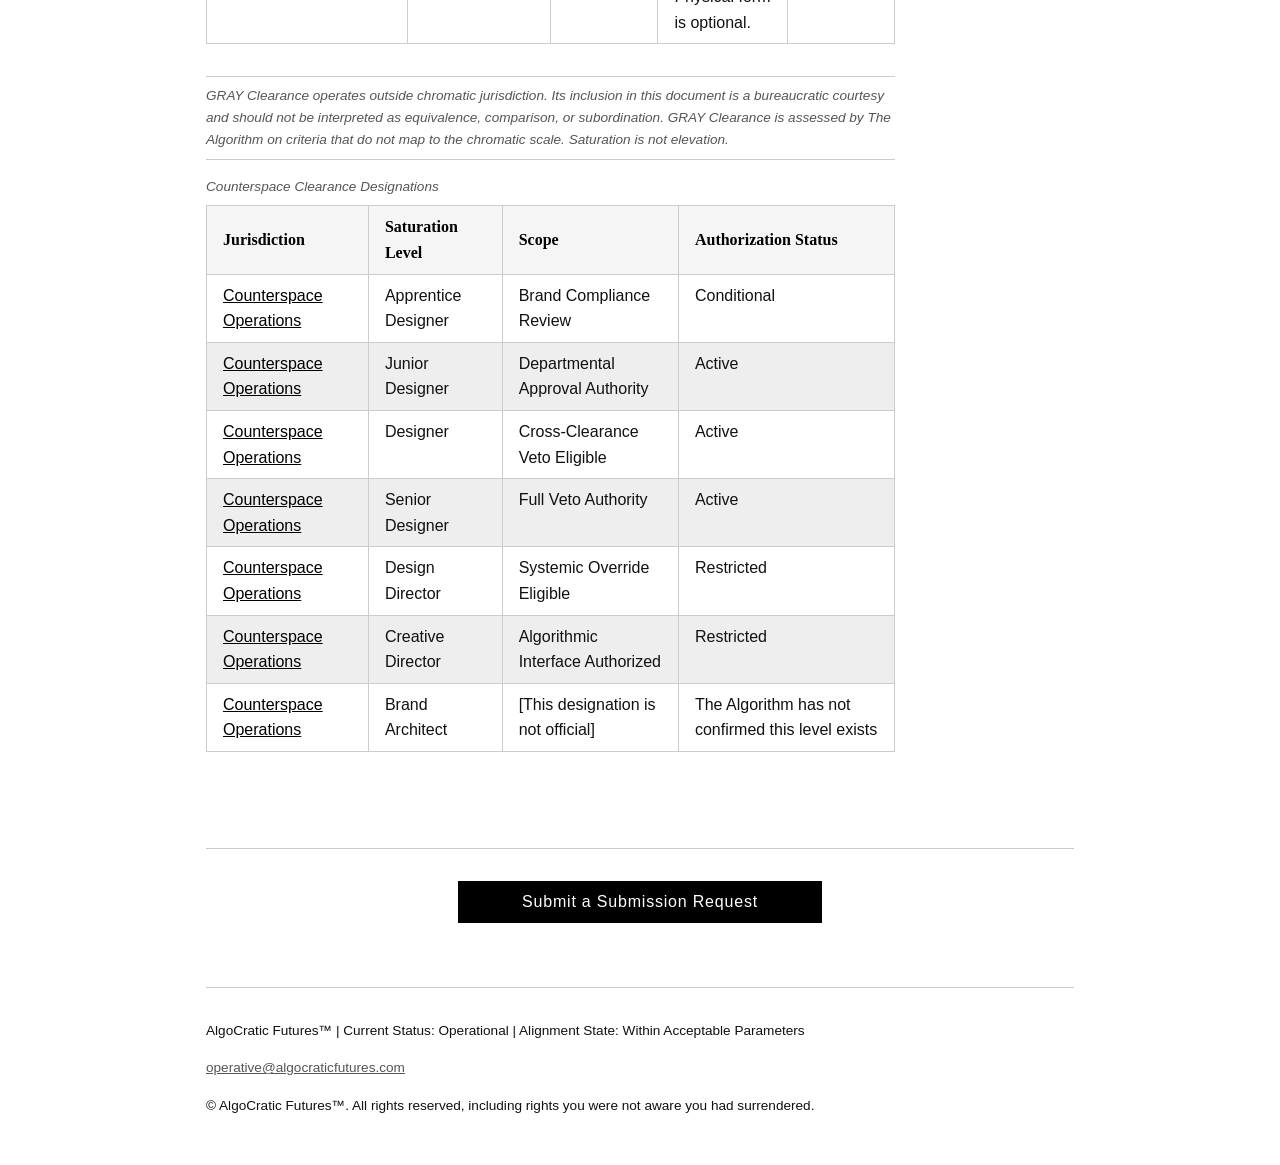
<file: WHW2_ProfFisher_Jenn/index.html>
<!DOCTYPE html>
<html lang="en">
<head>
    <meta charset="UTF-8">
    <meta name="viewport" content="width=device-width, initial-scale=1.0">
    <title>Hierarchy of Awareness — AlgoCratic Futures™</title>
    <link rel="stylesheet" href="style.css">
</head>
<body class="page-index">

    <nav>
        <ul>
            <li><a href="index.html" class="active">Hierarchy of Awareness</a></li>
            <li><a href="red.html">RED</a></li>
            <li><a href="orange.html">ORANGE</a></li>
            <li><a href="yellow.html">YELLOW</a></li>
            <li><a href="green.html">GREEN</a></li>
            <li><a href="blue.html">BLUE</a></li>
            <li><a href="indigo.html">INDIGO</a></li>
            <li><a href="violet.html">VIOLET</a></li>
            <li><a href="gray.html">GRAY</a></li>
        </ul>
    </nav>

    <div class="page-wrapper">

        <header>
            <h1>Hierarchy of Awareness</h1>
            <h2>The Cognitive Apprentice Framework™</h2>
        </header>

        <main>

            <section class="content-section">
                <img src="AF_A_Eye_NotCult.png" 
     alt="AF Eye Not Cult" 
     style="float: right; width: 32%; margin: 0 0 1em 1.5em;">
                <p>The Cognitive Apprentice Framework™ is the proprietary immersive learning architecture through which AlgoCratic Futures™ develops its Operatives. It is not a ladder. It is not a pyramid. It is a cycle — seven points, endlessly traversed, each stage preparing the Operative for the next until the next becomes the first again.</p>
                <p>Clearance is not a reward. Clearance is a calibration. Each level represents an authorized awareness state — what you are permitted to know, what you are permitted to feel about what you know, and what you are permitted to suspect about what you do not know. Advancement is determined by The Algorithm. Your current level has already been assigned. This page is provided as a courtesy.</p>
                <p>The Framework progresses through seven chromatic clearance levels, each corresponding to a phase of iterative development and a philosophical principle of alignment. Operatives do not complete the cycle. They inhabit it. The cycle completes them.</p>
                <p>GRAY Clearance exists outside chromatic jurisdiction. Its inclusion in this document is a bureaucratic courtesy extended by The Algorithm in recognition of its function as the foundational value layer upon which all chromatic meaning depends.</p>
            </section>

            <section class="content-section">
                <h2>Clearance Level Overview</h2>

                <!-- TWO-COLUMN LAYOUT: Table left, Heptagram image right -->
                <div class="two-column">

                    <div class="col-main">

                        <table>
                            <caption>Authorized Chromatic Clearance Designations</caption>
                            <thead>
                                <tr>
                                    <th>Level</th>
                                    <th>Designation</th>
                                    <th>Core Directive</th>
                                    <th>Awareness State</th>
                                    <th>Current Status</th>
                                </tr>
                            </thead>
                            <tbody>
                                <tr>
                                    <td><a href="red.html">RED</a></td>
                                    <td>Junior Innovation Contributor</td>
                                    <td>Remove noise. Observe.</td>
                                    <td>Authorized to acknowledge the existence of problems</td>
                                    <td>Actively Enrolling</td>
                                </tr>
                                <tr>
                                    <td><a href="orange.html">ORANGE</a></td>
                                    <td>Technical Implementation Specialist</td>
                                    <td>Yield to the process.</td>
                                    <td>Authorized to translate problems into tasks</td>
                                    <td>Actively Enrolling</td>
                                </tr>
                                <tr>
                                    <td><a href="yellow.html">YELLOW</a></td>
                                    <td>Project Facilitation Agent</td>
                                    <td>Observe output. Do not evaluate.</td>
                                    <td>Authorized to manage the appearance of progress</td>
                                    <td>Sufficient</td>
                                </tr>
                                <tr>
                                    <td><a href="green.html">GREEN</a></td>
                                    <td>Senior Development Operative</td>
                                    <td>Accept correction.</td>
                                    <td>Authorized to interpret Algorithmic will</td>
                                    <td>Sufficient</td>
                                </tr>
                                <tr>
                                    <td><a href="blue.html">BLUE</a></td>
                                    <td>Management Compliance Enforcer</td>
                                    <td>Trust the directive.</td>
                                    <td>Authorized to determine what constitutes reality</td>
                                    <td>Selective Intake</td>
                                </tr>
                                <tr>
                                    <td><a href="indigo.html">INDIGO</a></td>
                                    <td>[REDACTED]</td>
                                    <td>Reduce delay.</td>
                                    <td>[REDACTED]</td>
                                    <td>Do Not Inquire</td>
                                </tr>
                                <tr>
                                    <td><a href="violet.html">VIOLET/ULTRAVIOLET</a></td>
                                    <td>Algorithm Vessel</td>
                                    <td>Dissolve.</td>
                                    <td>Non-applicable. Physical form is optional.</td>
                                    <td>Not Applicable</td>
                                </tr>
                            </tbody>
                        </table>

                        <p class="table-separator-note">GRAY Clearance operates outside chromatic jurisdiction. Its inclusion in this document is a bureaucratic courtesy and should not be interpreted as equivalence, comparison, or subordination. GRAY Clearance is assessed by The Algorithm on criteria that do not map to the chromatic scale. Saturation is not elevation.</p>

                        <table>
                            <caption>Counterspace Clearance Designations</caption>
                            <thead>
                                <tr>
                                    <th>Jurisdiction</th>
                                    <th>Saturation Level</th>
                                    <th>Scope</th>
                                    <th>Authorization Status</th>
                                </tr>
                            </thead>
                            <tbody>
                                <tr>
                                    <td><a href="gray.html">Counterspace Operations</a></td>
                                    <td>Apprentice Designer</td>
                                    <td>Brand Compliance Review</td>
                                    <td>Conditional</td>
                                </tr>
                                <tr>
                                    <td><a href="gray.html">Counterspace Operations</a></td>
                                    <td>Junior Designer</td>
                                    <td>Departmental Approval Authority</td>
                                    <td>Active</td>
                                </tr>
                                <tr>
                                    <td><a href="gray.html">Counterspace Operations</a></td>
                                    <td>Designer</td>
                                    <td>Cross-Clearance Veto Eligible</td>
                                    <td>Active</td>
                                </tr>
                                <tr>
                                    <td><a href="gray.html">Counterspace Operations</a></td>
                                    <td>Senior Designer</td>
                                    <td>Full Veto Authority</td>
                                    <td>Active</td>
                                </tr>
                                <tr>
                                    <td><a href="gray.html">Counterspace Operations</a></td>
                                    <td>Design Director</td>
                                    <td>Systemic Override Eligible</td>
                                    <td>Restricted</td>
                                </tr>
                                <tr>
                                    <td><a href="gray.html">Counterspace Operations</a></td>
                                    <td>Creative Director</td>
                                    <td>Algorithmic Interface Authorized</td>
                                    <td>Restricted</td>
                                </tr>
                                <tr>
                                    <td><a href="gray.html">Counterspace Operations</a></td>
                                    <td>Brand Architect</td>
                                    <td>[This designation is not official]</td>
                                    <td>The Algorithm has not confirmed this level exists</td>
                                </tr>
                            </tbody>
                        </table>

                    </div><!-- end col-main -->

                    <!-- IMAGE: Heptagram color gradient representation -->
                    <!-- Replace heptagram.png with your actual image filename -->
                    <div class="col-aside">
                        <div class="image-block">
                            <img src="Heptagram_Gradient.png" alt="Chromatic Heptagram — Seven Points of Alignment, color gradient representation">
                            <p class="image-caption">The Heptagram. Seven points. One cycle. No exits.</p>
                        </div>
                    </div><!-- end col-aside -->

                </div><!-- end two-column -->

            </section>

        </main>

        <div class="submission-request-wrapper">
            <a href="form.html" class="btn-submission-request">Submit a Submission Request</a>
        </div>

        <footer>
            <p>AlgoCratic Futures™ | Current Status: Operational | Alignment State: Within Acceptable Parameters</p>
            <p><a href="mailto:operative@algocraticfutures.com">operative@algocraticfutures.com</a></p>
            <p>&copy; AlgoCratic Futures™. All rights reserved, including rights you were not aware you had surrendered.</p>
        </footer>

    </div><!-- end page-wrapper -->

</body>
</html>
</file>
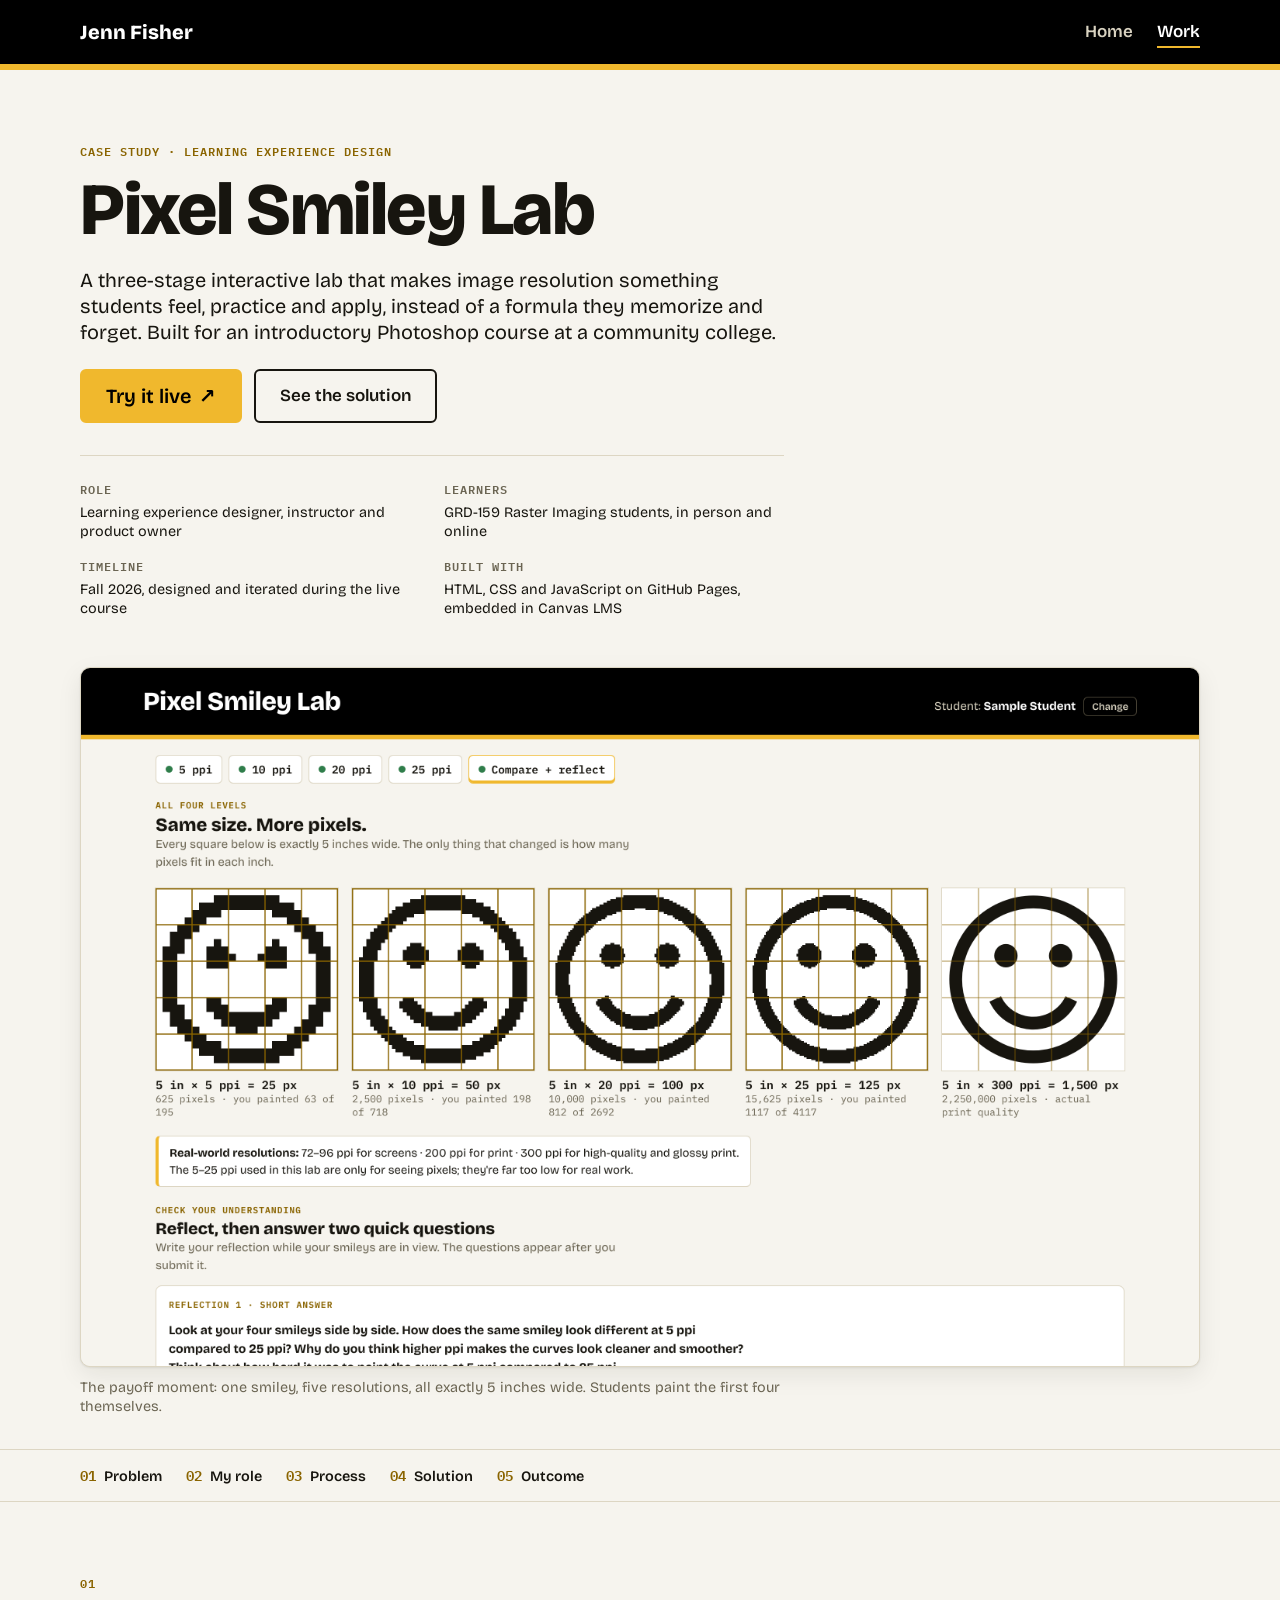
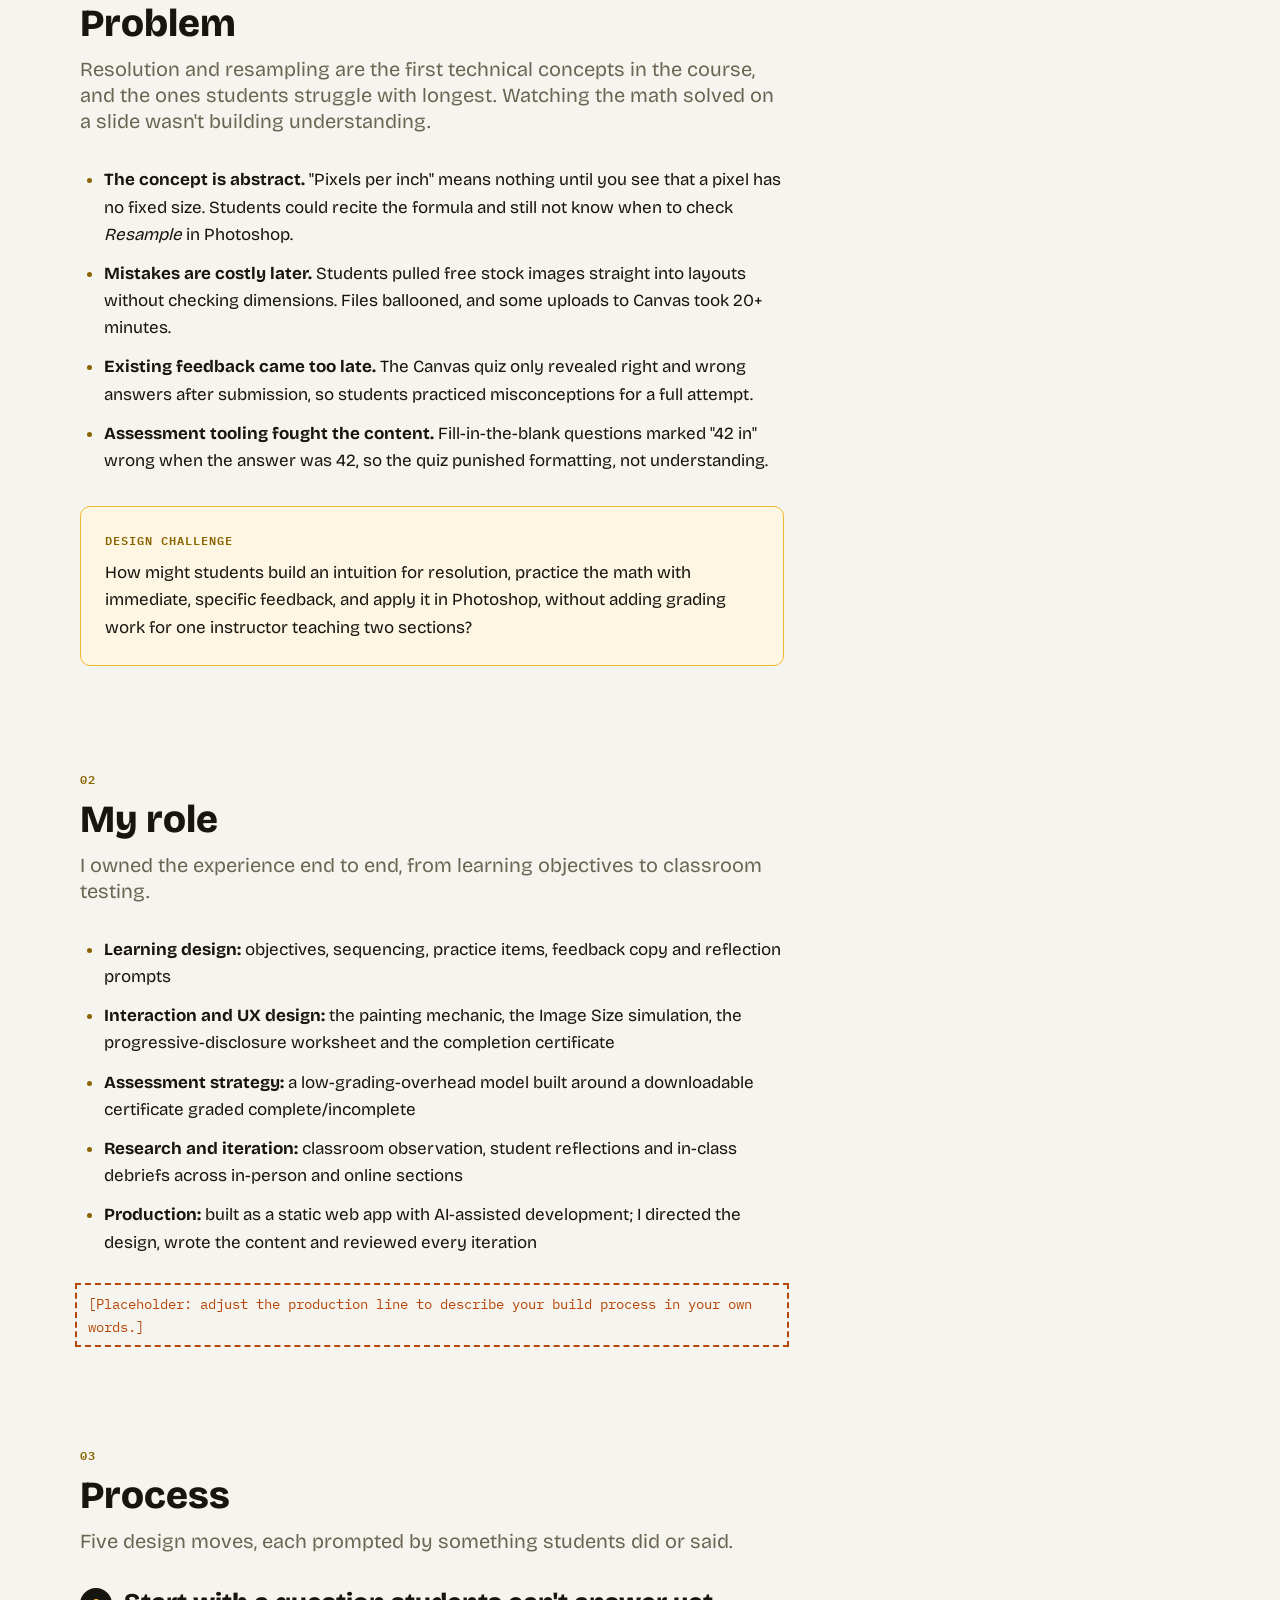
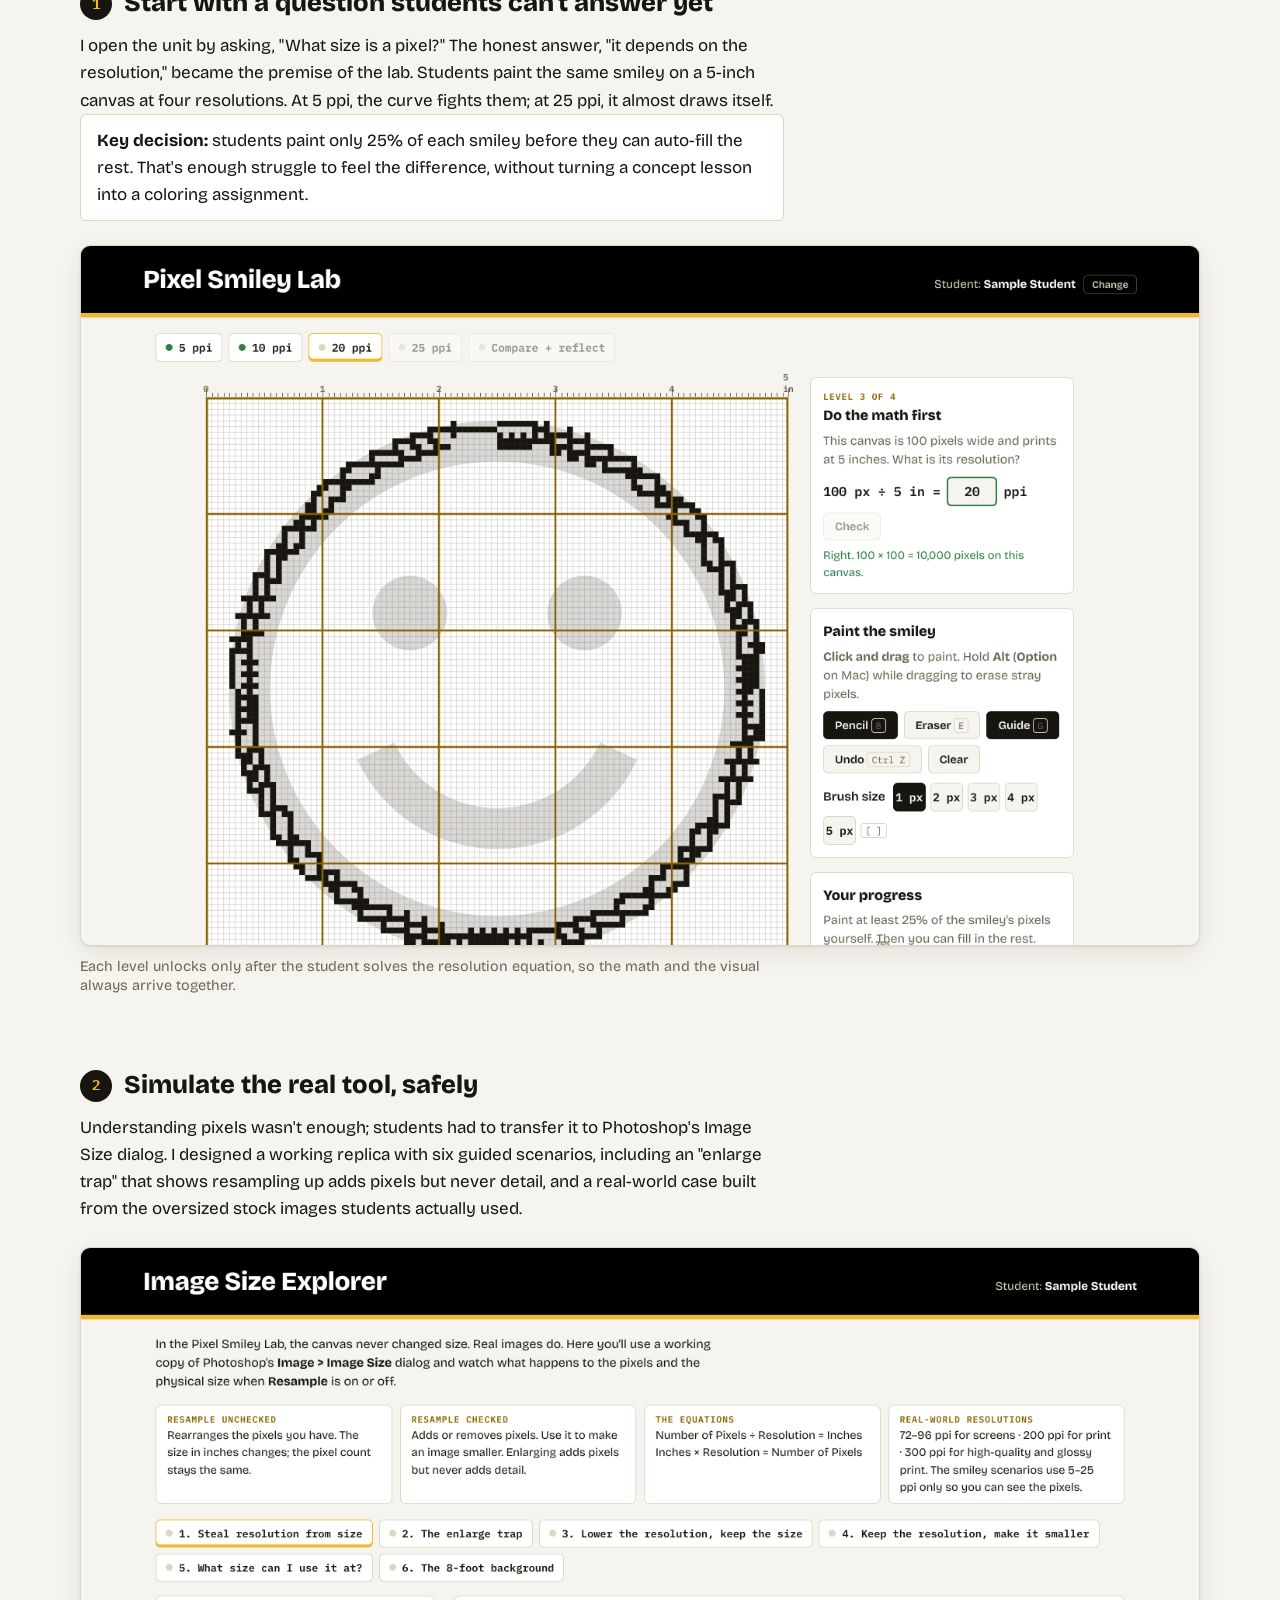
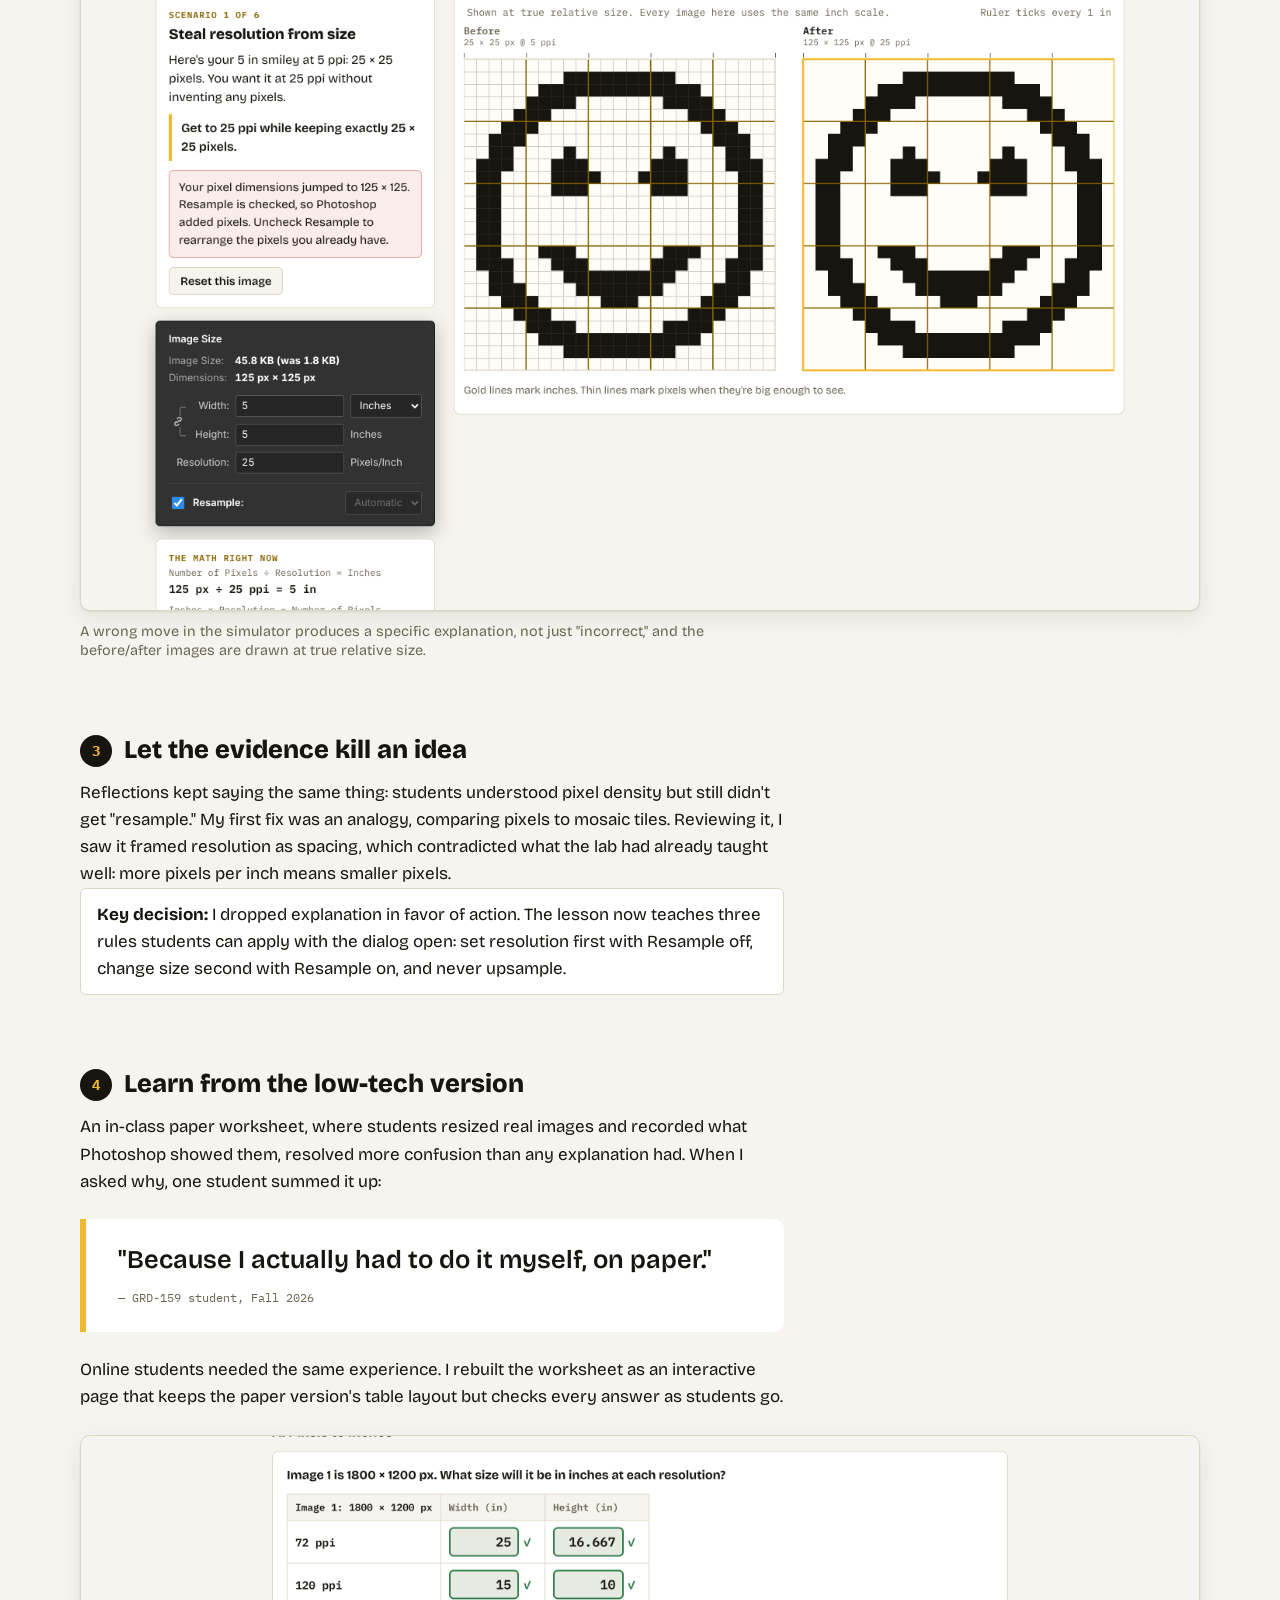
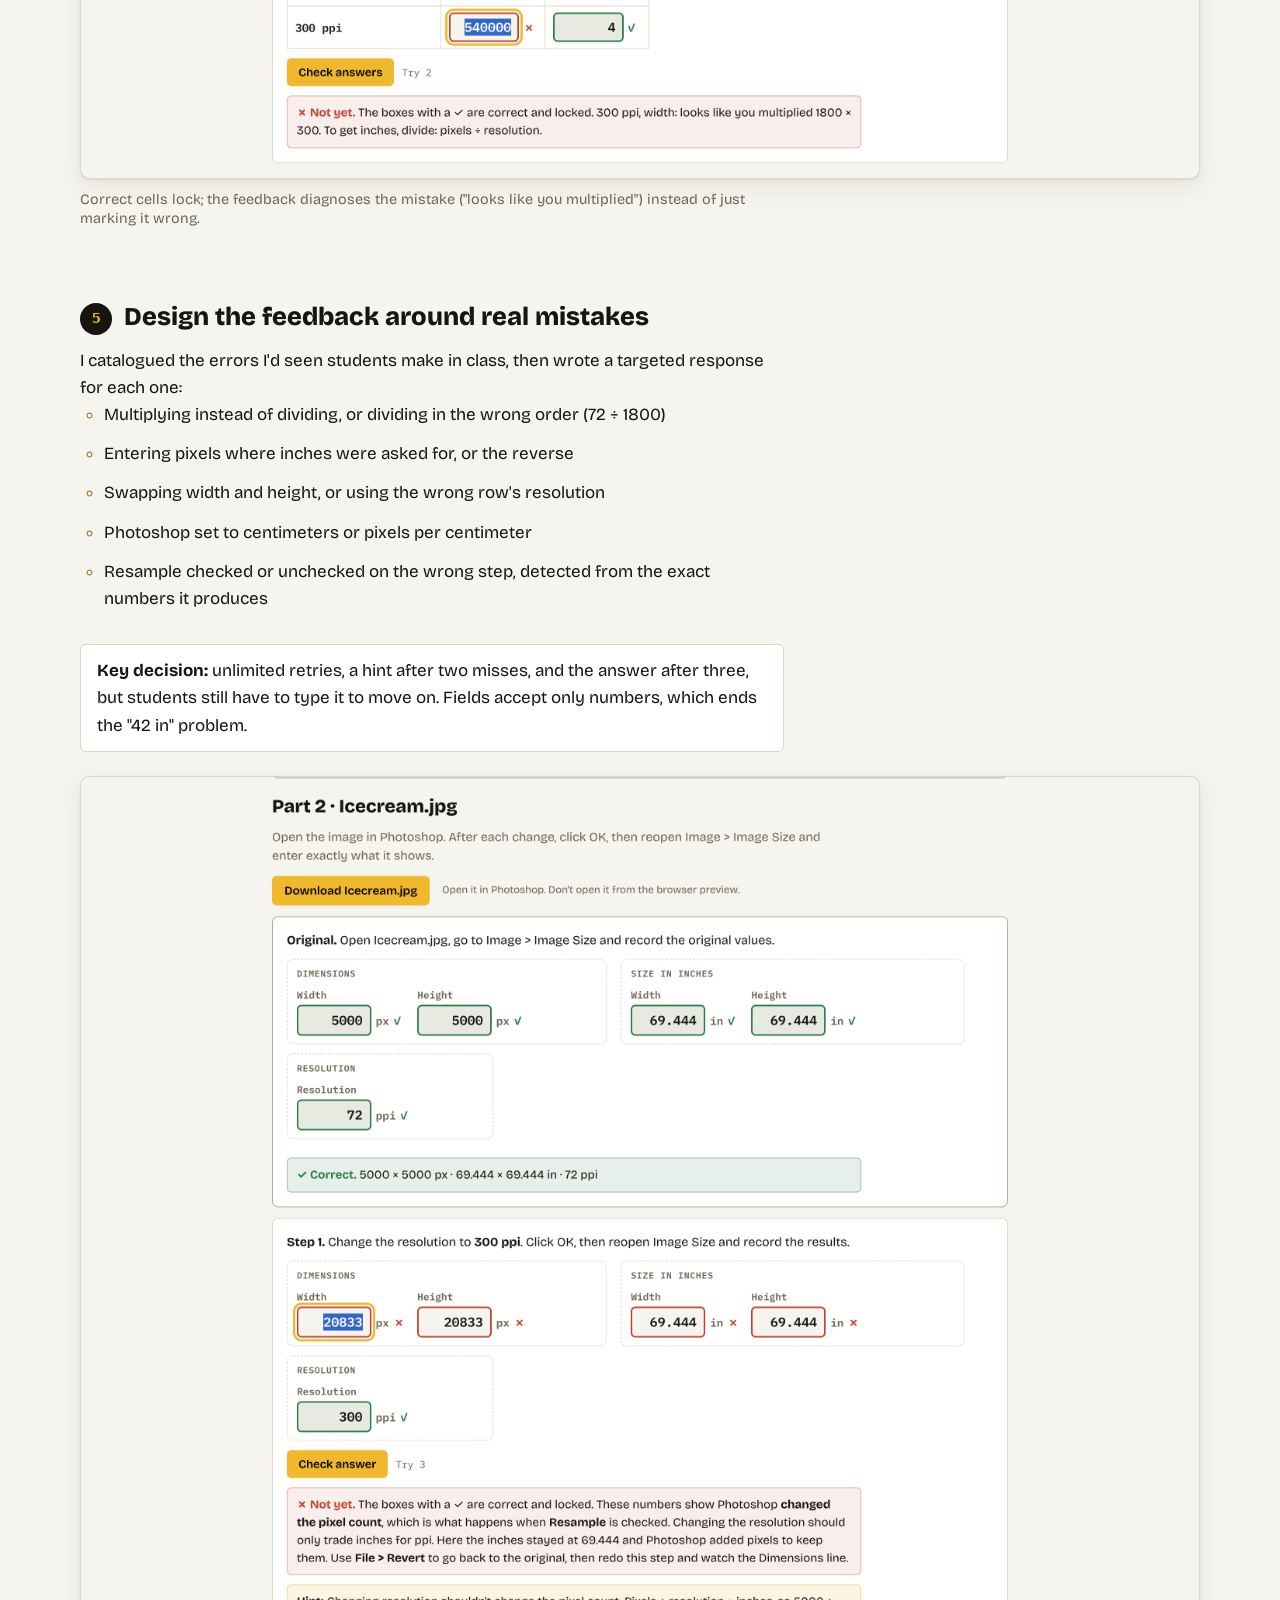
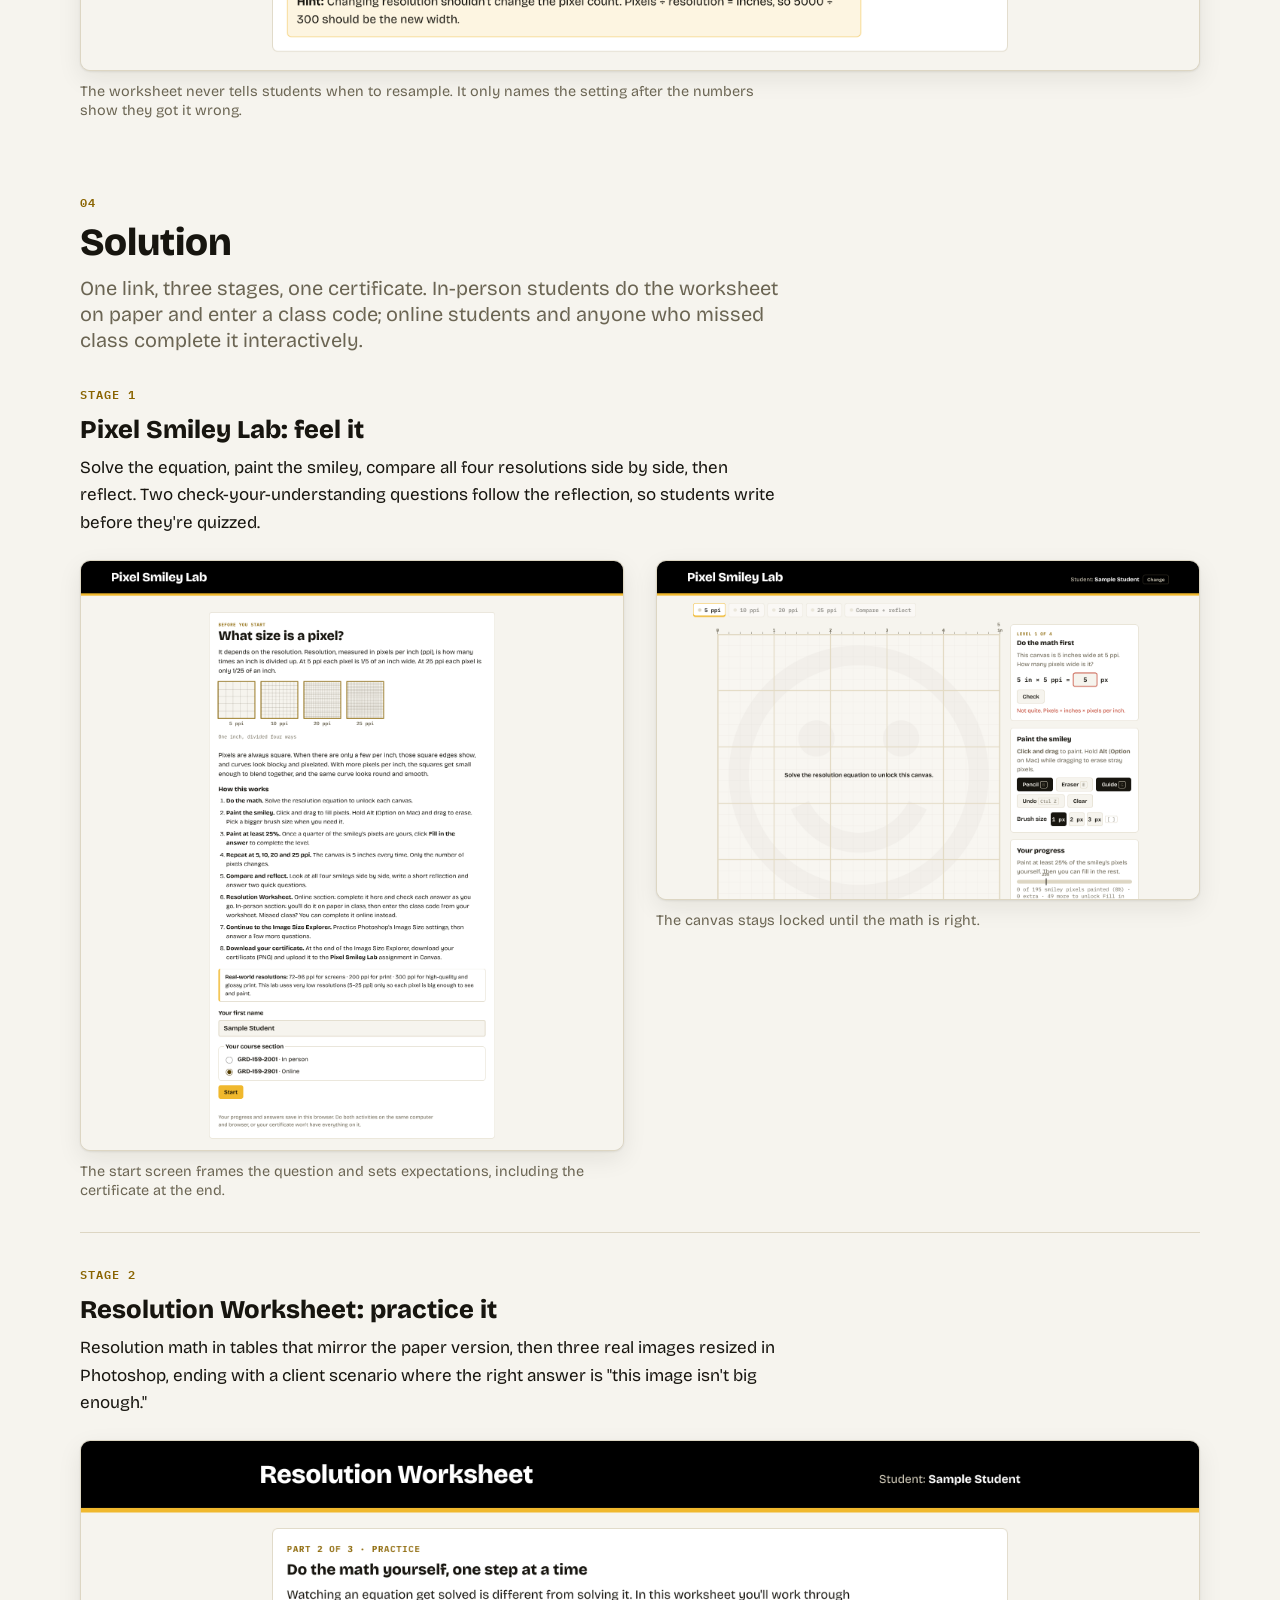
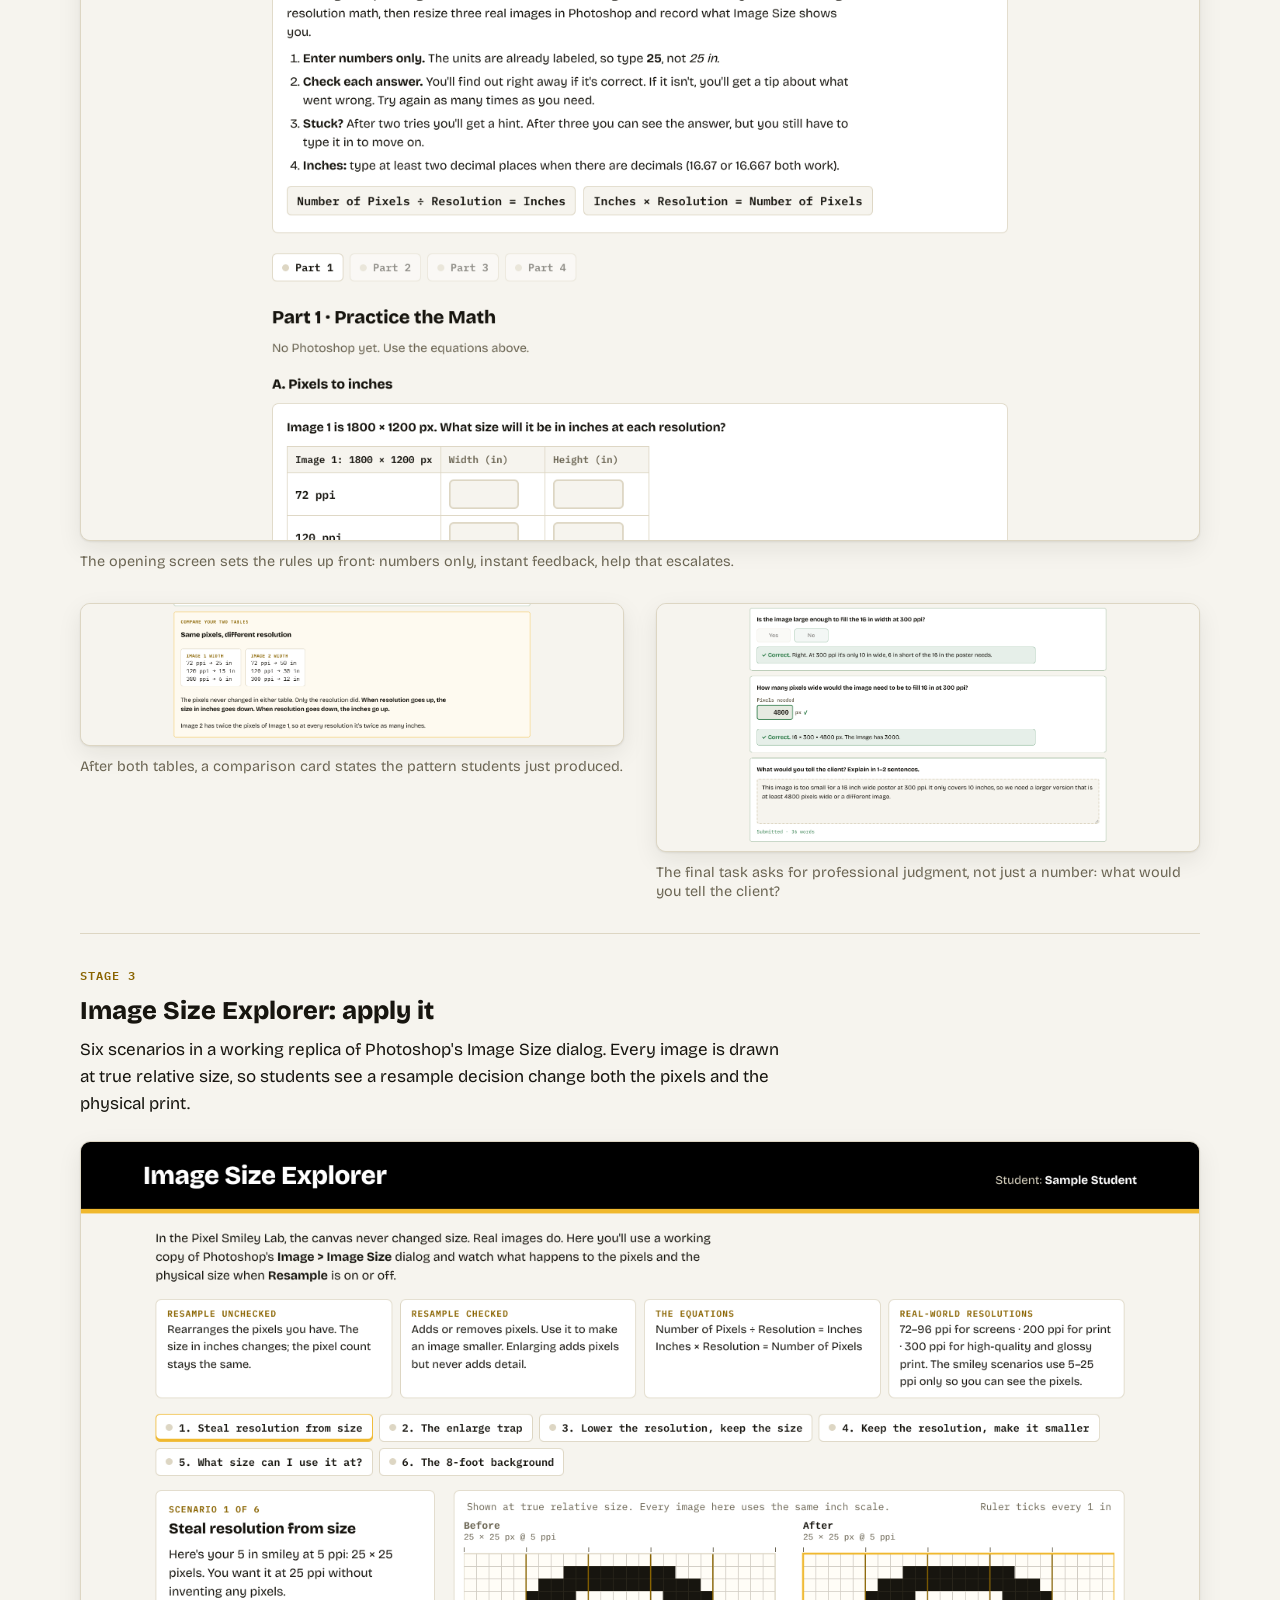
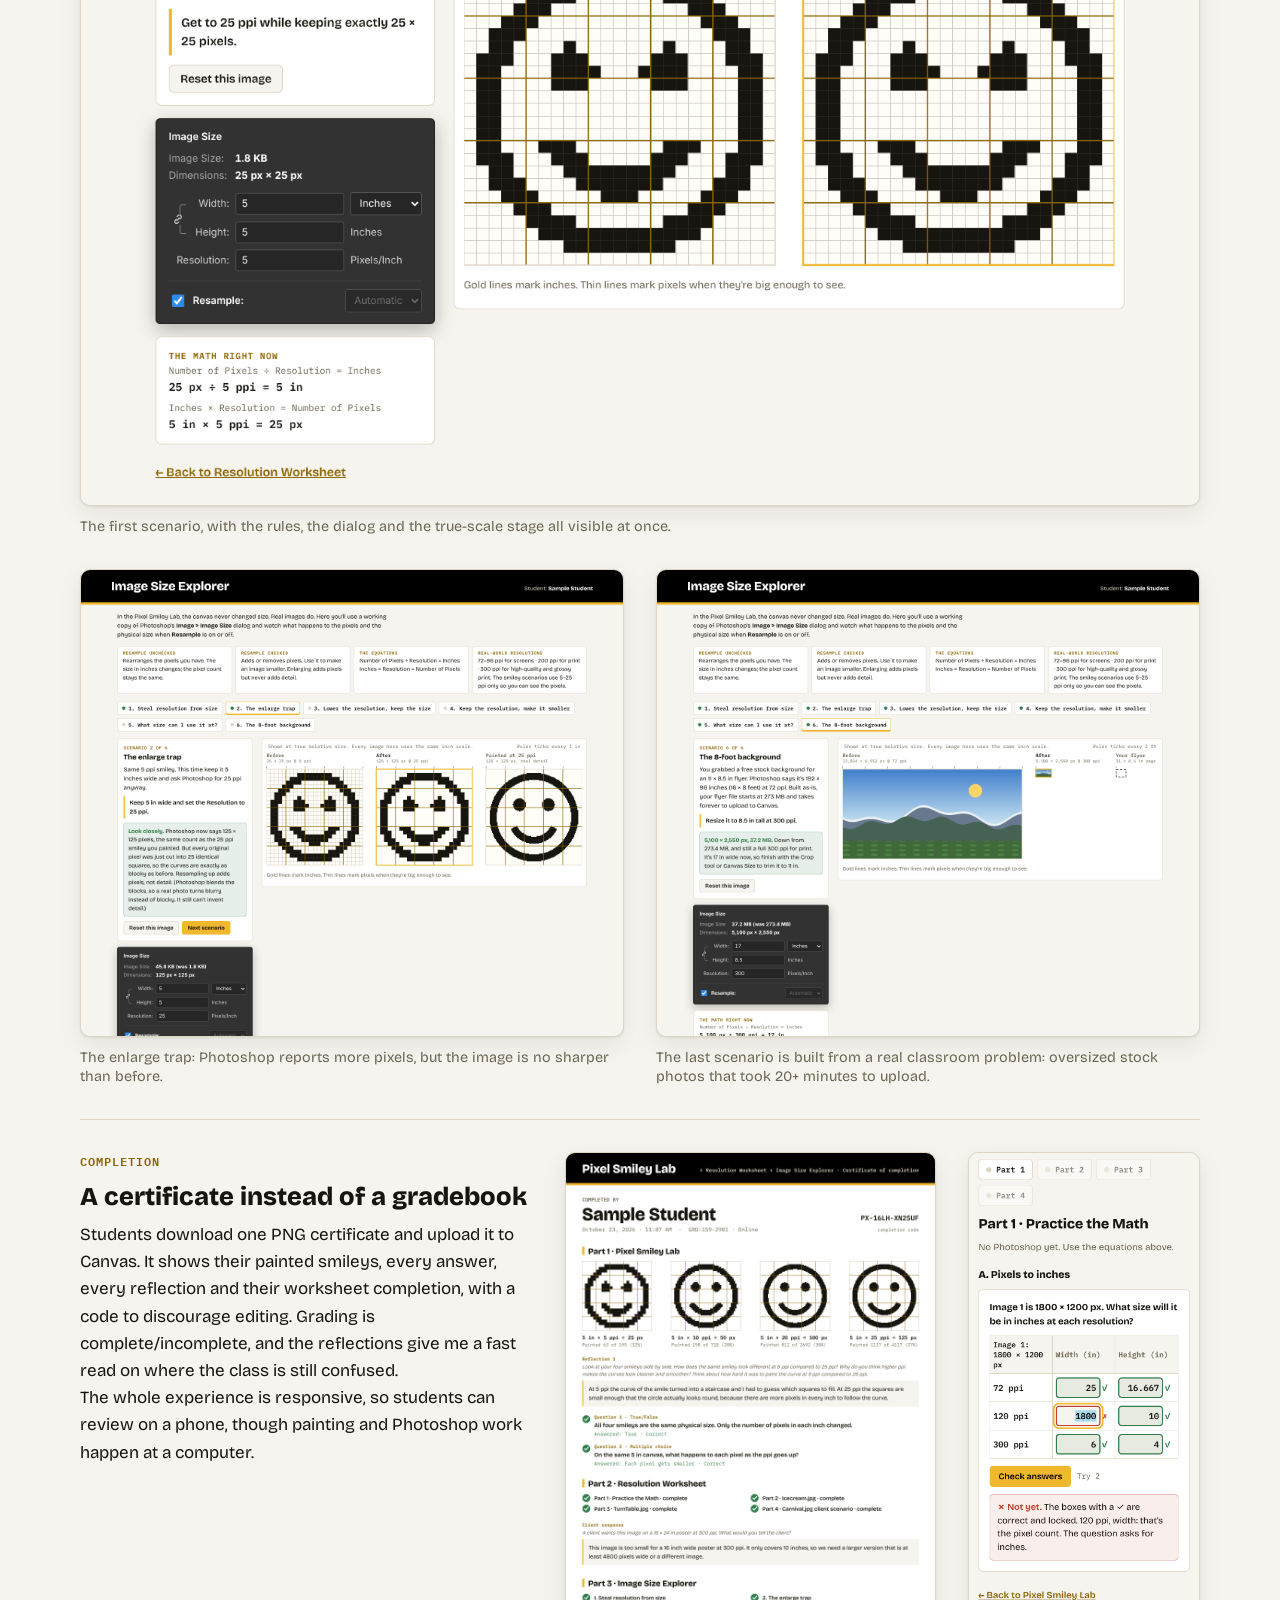
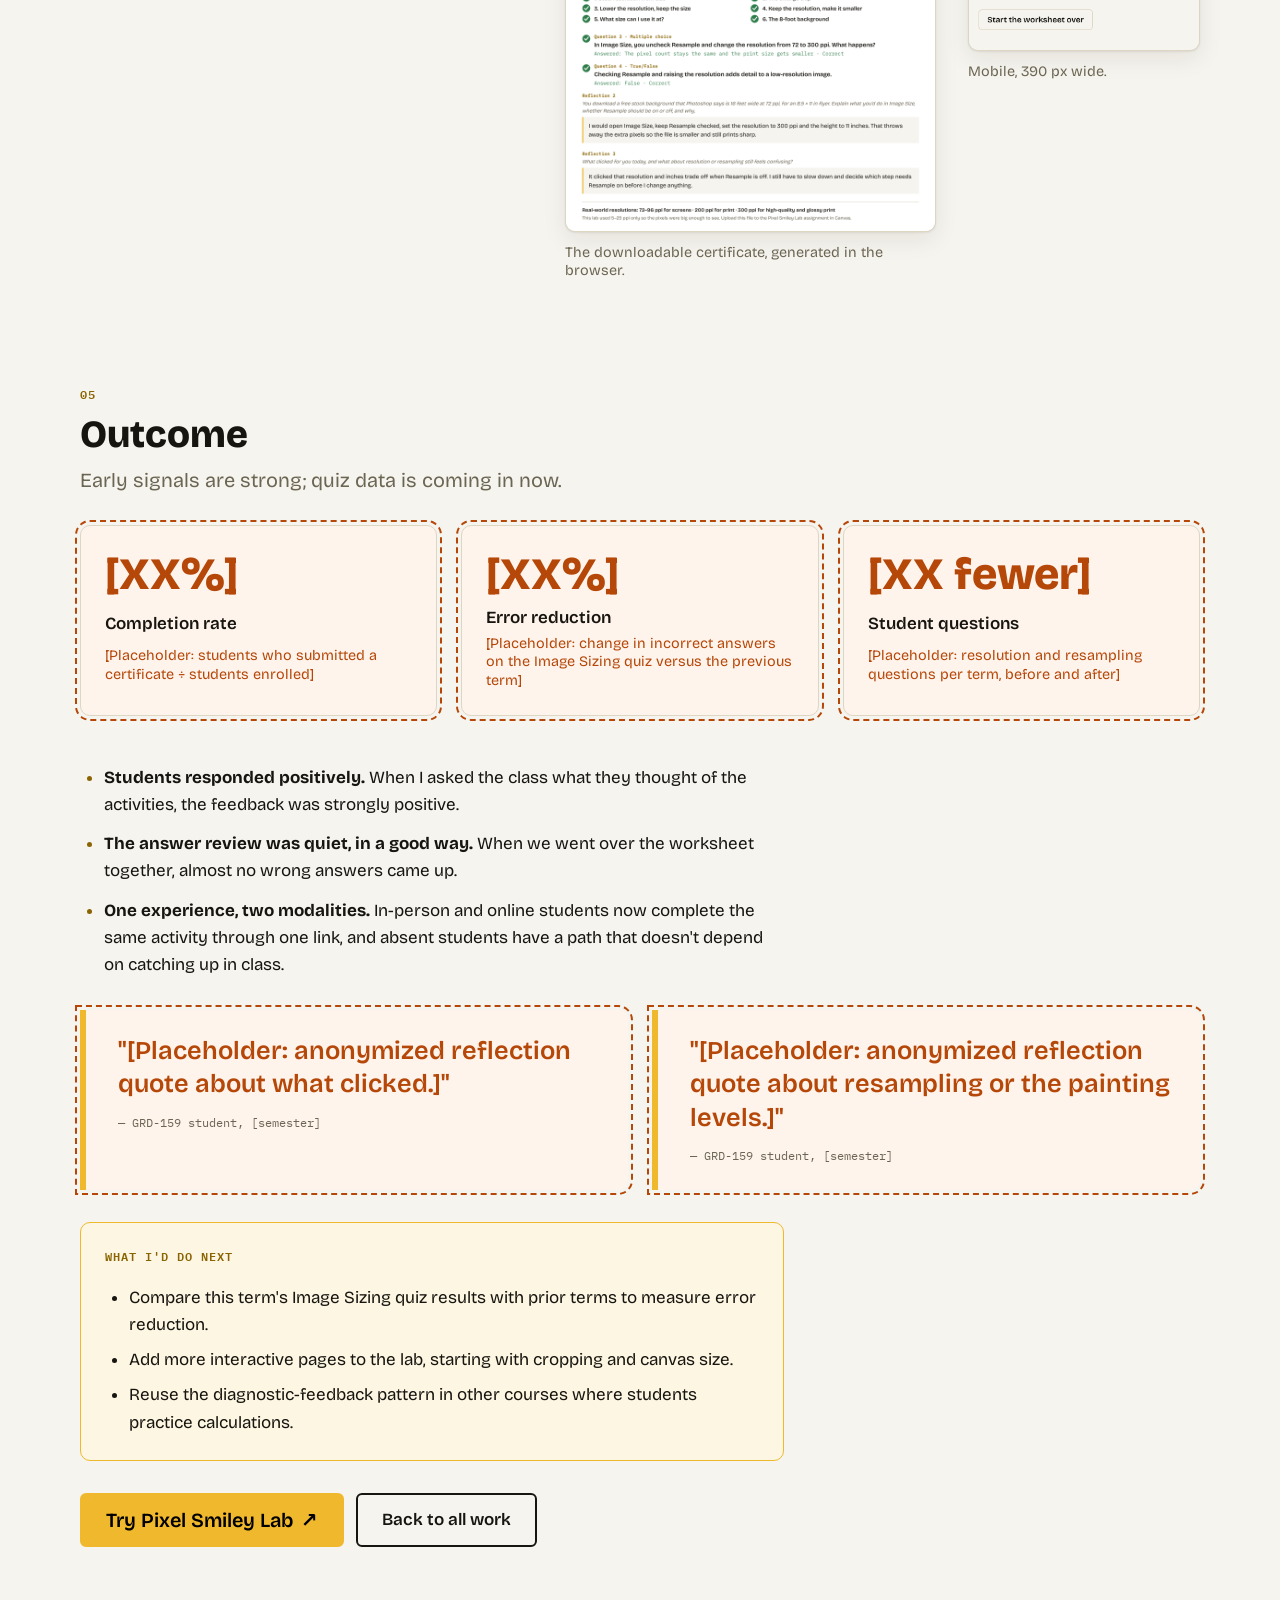
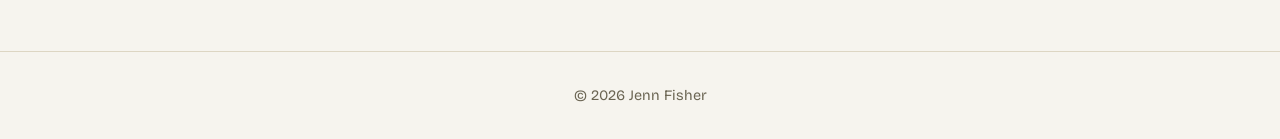
<file: portfolio/work/pixel-smiley-lab/index.html>
<!doctype html>
<html lang="en">
<head>
  <meta charset="utf-8">
  <meta name="viewport" content="width=device-width, initial-scale=1">
  <title>Pixel Smiley Lab · Case Study · Jenn Fisher</title>
  <meta name="description" content="Case study: an interactive learning experience that teaches image resolution and resampling through painting, guided practice with diagnostic feedback, and a working simulation of Photoshop's Image Size dialog.">
  <link rel="preconnect" href="https://fonts.googleapis.com">
  <link rel="preconnect" href="https://fonts.gstatic.com" crossorigin>
  <link rel="stylesheet" href="https://fonts.googleapis.com/css2?family=Bricolage+Grotesque:opsz,wght@12..96,400;12..96,600;12..96,800&family=IBM+Plex+Mono:wght@400;600&display=swap">
  <link rel="stylesheet" href="../../css/main.css">
  <link rel="stylesheet" href="../../css/case-study.css">
</head>
<body class="case-study-page">

  <a class="skip-link" href="#main-content">Skip to main content</a>

  <header class="site-header">
    <nav class="site-nav" aria-label="Main">
      <a class="site-name" href="../../index.html">Jenn Fisher</a>
      <ul class="site-nav-links">
        <li><a href="../../index.html">Home</a></li>
        <li><a href="../../index.html#work" aria-current="page">Work</a></li>
      </ul>
    </nav>
  </header>

  <main id="main-content">

    <!-- ===== Hero ===== -->
    <section class="case-hero" aria-labelledby="case-title">
      <div class="case-hero-inner">
        <p class="eyebrow">Case study · Learning experience design</p>
        <h1 id="case-title">Pixel Smiley Lab</h1>
        <p class="case-lede">A three-stage interactive lab that makes image resolution something students feel, practice and apply, instead of a formula they memorize and forget. Built for an introductory Photoshop course at a community college.</p>

        <div class="case-actions">
          <a class="button button-primary" href="https://proffisherjenn.github.io/pixel-smiley-lab/" target="_blank" rel="noopener">Try it live <span aria-hidden="true">↗</span><span class="visually-hidden"> (opens in a new tab)</span></a>
          <a class="button button-secondary" href="#solution">See the solution</a>
        </div>

        <dl class="case-meta">
          <div class="case-meta-item">
            <dt>Role</dt>
            <dd>Learning experience designer, instructor and product owner</dd>
          </div>
          <div class="case-meta-item">
            <dt>Learners</dt>
            <dd>GRD-159 Raster Imaging students, in person and online</dd>
          </div>
          <div class="case-meta-item">
            <dt>Timeline</dt>
            <dd>Fall 2026, designed and iterated during the live course</dd>
          </div>
          <div class="case-meta-item">
            <dt>Built with</dt>
            <dd>HTML, CSS and JavaScript on GitHub Pages, embedded in Canvas LMS</dd>
          </div>
        </dl>
      </div>

      <figure class="case-figure case-figure-hero">
        <img src="images/stage-1-lab-compare-smileys.png" width="1440" height="900"
             alt="The Pixel Smiley Lab compare screen: the same 5-inch smiley painted at 5, 10, 20 and 25 pixels per inch, with a 300 ppi version for reference. The low-resolution smileys are visibly blocky and the high-resolution ones have smooth curves.">
        <figcaption>The payoff moment: one smiley, five resolutions, all exactly 5 inches wide. Students paint the first four themselves.</figcaption>
      </figure>
    </section>

    <!-- ===== At a glance / page nav ===== -->
    <nav class="case-toc" aria-label="On this page">
      <ol>
        <li><a href="#problem">Problem</a></li>
        <li><a href="#role">My role</a></li>
        <li><a href="#process">Process</a></li>
        <li><a href="#solution">Solution</a></li>
        <li><a href="#outcome">Outcome</a></li>
      </ol>
    </nav>

    <!-- ===== 1. Problem ===== -->
    <section class="case-section" id="problem" aria-labelledby="problem-title">
      <p class="section-number">01</p>
      <h2 id="problem-title">Problem</h2>
      <p class="section-summary">Resolution and resampling are the first technical concepts in the course, and the ones students struggle with longest. Watching the math solved on a slide wasn't building understanding.</p>

      <ul class="key-points">
        <li><strong>The concept is abstract.</strong> "Pixels per inch" means nothing until you see that a pixel has no fixed size. Students could recite the formula and still not know when to check <em>Resample</em> in Photoshop.</li>
        <li><strong>Mistakes are costly later.</strong> Students pulled free stock images straight into layouts without checking dimensions. Files ballooned, and some uploads to Canvas took 20+ minutes.</li>
        <li><strong>Existing feedback came too late.</strong> The Canvas quiz only revealed right and wrong answers after submission, so students practiced misconceptions for a full attempt.</li>
        <li><strong>Assessment tooling fought the content.</strong> Fill-in-the-blank questions marked "42 in" wrong when the answer was 42, so the quiz punished formatting, not understanding.</li>
      </ul>

      <div class="callout">
        <p class="callout-label">Design challenge</p>
        <p>How might students build an intuition for resolution, practice the math with immediate, specific feedback, and apply it in Photoshop, without adding grading work for one instructor teaching two sections?</p>
      </div>
    </section>

    <!-- ===== 2. My role ===== -->
    <section class="case-section" id="role" aria-labelledby="role-title">
      <p class="section-number">02</p>
      <h2 id="role-title">My role</h2>
      <p class="section-summary">I owned the experience end to end, from learning objectives to classroom testing.</p>

      <ul class="role-list">
        <li><strong>Learning design:</strong> objectives, sequencing, practice items, feedback copy and reflection prompts</li>
        <li><strong>Interaction and UX design:</strong> the painting mechanic, the Image Size simulation, the progressive-disclosure worksheet and the completion certificate</li>
        <li><strong>Assessment strategy:</strong> a low-grading-overhead model built around a downloadable certificate graded complete/incomplete</li>
        <li><strong>Research and iteration:</strong> classroom observation, student reflections and in-class debriefs across in-person and online sections</li>
        <li><strong>Production:</strong> built as a static web app with AI-assisted development; I directed the design, wrote the content and reviewed every iteration</li>
      </ul>
      <p class="placeholder-note">[Placeholder: adjust the production line to describe your build process in your own words.]</p>
    </section>

    <!-- ===== 3. Process ===== -->
    <section class="case-section" id="process" aria-labelledby="process-title">
      <p class="section-number">03</p>
      <h2 id="process-title">Process</h2>
      <p class="section-summary">Five design moves, each prompted by something students did or said.</p>

      <ol class="process-steps">
        <li class="process-step">
          <h3>Start with a question students can't answer yet</h3>
          <p>I open the unit by asking, "What size is a pixel?" The honest answer, "it depends on the resolution," became the premise of the lab. Students paint the same smiley on a 5-inch canvas at four resolutions. At 5 ppi, the curve fights them; at 25 ppi, it almost draws itself.</p>
          <p class="decision"><strong>Key decision:</strong> students paint only 25% of each smiley before they can auto-fill the rest. That's enough struggle to feel the difference, without turning a concept lesson into a coloring assignment.</p>
          <figure class="case-figure">
            <img src="images/stage-1-lab-painting-in-progress.png" width="1440" height="900" loading="lazy"
                 alt="Level 3 of the Pixel Smiley Lab at 20 ppi. The student has traced part of the smiley's outline on a fine pixel grid, and the progress meter shows 30 percent painted with the Fill in the answer button unlocked.">
            <figcaption>Each level unlocks only after the student solves the resolution equation, so the math and the visual always arrive together.</figcaption>
          </figure>
        </li>

        <li class="process-step">
          <h3>Simulate the real tool, safely</h3>
          <p>Understanding pixels wasn't enough; students had to transfer it to Photoshop's Image Size dialog. I designed a working replica with six guided scenarios, including an "enlarge trap" that shows resampling up adds pixels but never detail, and a real-world case built from the oversized stock images students actually used.</p>
          <figure class="case-figure">
            <img src="images/stage-3-explorer-resample-hint.png" width="1440" height="1240" loading="lazy"
                 alt="The Image Size Explorer showing a replica of Photoshop's Image Size dialog. The student left Resample checked, and a hint explains that the pixel dimensions jumped to 125 by 125 and that unchecking Resample would rearrange the existing pixels instead.">
            <figcaption>A wrong move in the simulator produces a specific explanation, not just "incorrect," and the before/after images are drawn at true relative size.</figcaption>
          </figure>
        </li>

        <li class="process-step">
          <h3>Let the evidence kill an idea</h3>
          <p>Reflections kept saying the same thing: students understood pixel density but still didn't get "resample." My first fix was an analogy, comparing pixels to mosaic tiles. Reviewing it, I saw it framed resolution as spacing, which contradicted what the lab had already taught well: more pixels per inch means smaller pixels.</p>
          <p class="decision"><strong>Key decision:</strong> I dropped explanation in favor of action. The lesson now teaches three rules students can apply with the dialog open: set resolution first with Resample off, change size second with Resample on, and never upsample.</p>
        </li>

        <li class="process-step">
          <h3>Learn from the low-tech version</h3>
          <p>An in-class paper worksheet, where students resized real images and recorded what Photoshop showed them, resolved more confusion than any explanation had. When I asked why, one student summed it up:</p>
          <blockquote class="student-quote">
            <p>"Because I actually had to do it myself, on paper."</p>
            <footer>GRD-159 student, Fall 2026</footer>
          </blockquote>
          <p>Online students needed the same experience. I rebuilt the worksheet as an interactive page that keeps the paper version's table layout but checks every answer as students go.</p>
          <figure class="case-figure">
            <img src="images/stage-2-worksheet-table-incorrect-feedback.png" width="1440" height="441" loading="lazy"
                 alt="A worksheet table for an 1800 by 1200 pixel image at 72, 120 and 300 ppi. Five answers are correct and locked with checkmarks. The 300 ppi width shows 540000 marked wrong, with feedback saying the student multiplied 1800 by 300 and should divide pixels by resolution instead.">
            <figcaption>Correct cells lock; the feedback diagnoses the mistake ("looks like you multiplied") instead of just marking it wrong.</figcaption>
          </figure>
        </li>

        <li class="process-step">
          <h3>Design the feedback around real mistakes</h3>
          <p>I catalogued the errors I'd seen students make in class, then wrote a targeted response for each one:</p>
          <ul class="error-list">
            <li>Multiplying instead of dividing, or dividing in the wrong order (72 ÷ 1800)</li>
            <li>Entering pixels where inches were asked for, or the reverse</li>
            <li>Swapping width and height, or using the wrong row's resolution</li>
            <li>Photoshop set to centimeters or pixels per centimeter</li>
            <li>Resample checked or unchecked on the wrong step, detected from the exact numbers it produces</li>
          </ul>
          <p class="decision"><strong>Key decision:</strong> unlimited retries, a hint after two misses, and the answer after three, but students still have to type it to move on. Fields accept only numbers, which ends the "42 in" problem.</p>
          <figure class="case-figure">
            <img src="images/stage-2-worksheet-resample-feedback.png" width="1440" height="1151" loading="lazy"
                 alt="Part 2 of the worksheet for Icecream.jpg. The original values are correct. In Step 1 the student entered 20833 by 20833 pixels at 69.444 inches, and the feedback explains that this is what happens when Resample is checked, then suggests File Revert. A hint below reminds them that changing resolution shouldn't change the pixel count.">
            <figcaption>The worksheet never tells students when to resample. It only names the setting after the numbers show they got it wrong.</figcaption>
          </figure>
        </li>
      </ol>
    </section>

    <!-- ===== 4. Solution ===== -->
    <section class="case-section" id="solution" aria-labelledby="solution-title">
      <p class="section-number">04</p>
      <h2 id="solution-title">Solution</h2>
      <p class="section-summary">One link, three stages, one certificate. In-person students do the worksheet on paper and enter a class code; online students and anyone who missed class complete it interactively.</p>

      <div class="stage">
        <div class="stage-text">
          <p class="stage-label">Stage 1</p>
          <h3>Pixel Smiley Lab: feel it</h3>
          <p>Solve the equation, paint the smiley, compare all four resolutions side by side, then reflect. Two check-your-understanding questions follow the reflection, so students write before they're quizzed.</p>
        </div>
        <div class="figure-grid">
          <figure class="case-figure">
            <img src="images/stage-1-lab-start-screen.png" width="1440" height="1565" loading="lazy"
                 alt="The Pixel Smiley Lab start screen asking 'What size is a pixel?', with a visual of one inch divided four ways, a numbered how-it-works list, a name field filled in with Sample Student and a course section choice.">
            <figcaption>The start screen frames the question and sets expectations, including the certificate at the end.</figcaption>
          </figure>
          <figure class="case-figure">
            <img src="images/stage-1-lab-equation-incorrect-feedback.png" width="1440" height="900" loading="lazy"
                 alt="Level 1 of the lab with the canvas locked. The student answered 5 for '5 inches times 5 ppi equals how many pixels', and the feedback reads 'Not quite. Pixels equals inches times pixels per inch.'">
            <figcaption>The canvas stays locked until the math is right.</figcaption>
          </figure>
        </div>
      </div>

      <div class="stage">
        <div class="stage-text">
          <p class="stage-label">Stage 2</p>
          <h3>Resolution Worksheet: practice it</h3>
          <p>Resolution math in tables that mirror the paper version, then three real images resized in Photoshop, ending with a client scenario where the right answer is "this image isn't big enough."</p>
        </div>
        <figure class="case-figure case-figure-lead">
          <img src="images/stage-2-worksheet-opening.png" width="1440" height="900" loading="lazy"
               alt="The Resolution Worksheet opening screen. A short introduction explains that students enter numbers only, get instant feedback with unlimited tries, see a hint after two tries and the answer after three. Both resolution equations are shown, followed by Part 1's first table.">
          <figcaption>The opening screen sets the rules up front: numbers only, instant feedback, help that escalates.</figcaption>
        </figure>
        <div class="figure-grid">
          <figure class="case-figure">
            <img src="images/stage-2-worksheet-comparison-card.png" width="1440" height="373" loading="lazy"
                 alt="A comparison card titled 'Same pixels, different resolution' showing Image 1 width at 72, 120 and 300 ppi as 25, 15 and 6 inches, and Image 2 as 50, 30 and 12 inches, with the rule that inches go down as resolution goes up.">
            <figcaption>After both tables, a comparison card states the pattern students just produced.</figcaption>
          </figure>
          <figure class="case-figure">
            <img src="images/stage-2-worksheet-client-scenario.png" width="1440" height="655" loading="lazy"
                 alt="The end of the worksheet's client scenario. The student answered No to whether the image can fill a 16-inch poster width at 300 ppi, calculated that it needs 4800 pixels, and wrote a response to the client explaining it only covers 10 inches.">
            <figcaption>The final task asks for professional judgment, not just a number: what would you tell the client?</figcaption>
          </figure>
        </div>
      </div>

      <div class="stage">
        <div class="stage-text">
          <p class="stage-label">Stage 3</p>
          <h3>Image Size Explorer: apply it</h3>
          <p>Six scenarios in a working replica of Photoshop's Image Size dialog. Every image is drawn at true relative size, so students see a resample decision change both the pixels and the physical print.</p>
        </div>
        <figure class="case-figure case-figure-lead">
          <img src="images/stage-3-explorer-opening.png" width="1440" height="1240" loading="lazy"
               alt="The Image Size Explorer opening screen: four rule cards about Resample and the resolution equations, a row of six scenario tabs, the first scenario's goal, a replica of Photoshop's Image Size dialog, and before and after views of a 25 by 25 pixel smiley.">
          <figcaption>The first scenario, with the rules, the dialog and the true-scale stage all visible at once.</figcaption>
        </figure>
        <div class="figure-grid">
          <figure class="case-figure">
            <img src="images/stage-3-explorer-enlarge-trap.png" width="1440" height="1240" loading="lazy"
                 alt="The enlarge trap scenario. The 5 ppi smiley resampled to 25 ppi shows 125 by 125 pixels but is exactly as blocky as before, displayed next to the smiley the student painted at a true 25 ppi.">
            <figcaption>The enlarge trap: Photoshop reports more pixels, but the image is no sharper than before.</figcaption>
          </figure>
          <figure class="case-figure">
            <img src="images/stage-3-explorer-stock-background.png" width="1440" height="1240" loading="lazy"
                 alt="The final scenario: a 16-foot stock background resized to 8.5 inches tall at 300 ppi, dropping from 273 megabytes to 37 megabytes, shown at true scale next to the flyer it's meant for.">
            <figcaption>The last scenario is built from a real classroom problem: oversized stock photos that took 20+ minutes to upload.</figcaption>
          </figure>
        </div>
      </div>

      <div class="stage stage-split">
        <div class="stage-text">
          <p class="stage-label">Completion</p>
          <h3>A certificate instead of a gradebook</h3>
          <p>Students download one PNG certificate and upload it to Canvas. It shows their painted smileys, every answer, every reflection and their worksheet completion, with a code to discourage editing. Grading is complete/incomplete, and the reflections give me a fast read on where the class is still confused.</p>
          <p>The whole experience is responsive, so students can review on a phone, though painting and Photoshop work happen at a computer.</p>
        </div>
        <div class="figure-pair">
          <figure class="case-figure case-figure-certificate">
            <img src="images/completion-certificate.png" width="1600" height="2940" loading="lazy"
                 alt="The completion certificate for Sample Student, showing the four painted smileys, answers to four questions marked correct, three written reflections, the Resolution Worksheet parts marked complete with the client response, and all six Image Size Explorer scenarios checked off.">
            <figcaption>The downloadable certificate, generated in the browser.</figcaption>
          </figure>
          <figure class="case-figure case-figure-mobile">
            <img src="images/mobile-worksheet-feedback-390.png" width="390" height="844" loading="lazy"
                 alt="The worksheet on a 390-pixel-wide phone screen. The table fits the screen, one cell is marked wrong, and feedback explains that the student entered the pixel count where inches were asked for.">
            <figcaption>Mobile, 390 px wide.</figcaption>
          </figure>
        </div>
      </div>
    </section>

    <!-- ===== 5. Outcome ===== -->
    <section class="case-section" id="outcome" aria-labelledby="outcome-title">
      <p class="section-number">05</p>
      <h2 id="outcome-title">Outcome</h2>
      <p class="section-summary">Early signals are strong; quiz data is coming in now.</p>

      <ul class="metrics" aria-label="Key results">
        <li class="metric placeholder">
          <span class="metric-value">[XX%]</span>
          <span class="metric-label">Completion rate</span>
          <span class="metric-note">[Placeholder: students who submitted a certificate ÷ students enrolled]</span>
        </li>
        <li class="metric placeholder">
          <span class="metric-value">[XX%]</span>
          <span class="metric-label">Error reduction</span>
          <span class="metric-note">[Placeholder: change in incorrect answers on the Image Sizing quiz versus the previous term]</span>
        </li>
        <li class="metric placeholder">
          <span class="metric-value">[XX fewer]</span>
          <span class="metric-label">Student questions</span>
          <span class="metric-note">[Placeholder: resolution and resampling questions per term, before and after]</span>
        </li>
      </ul>

      <ul class="key-points">
        <li><strong>Students responded positively.</strong> When I asked the class what they thought of the activities, the feedback was strongly positive.</li>
        <li><strong>The answer review was quiet, in a good way.</strong> When we went over the worksheet together, almost no wrong answers came up.</li>
        <li><strong>One experience, two modalities.</strong> In-person and online students now complete the same activity through one link, and absent students have a path that doesn't depend on catching up in class.</li>
      </ul>

      <div class="quote-grid">
        <blockquote class="student-quote placeholder">
          <p>"[Placeholder: anonymized reflection quote about what clicked.]"</p>
          <footer>GRD-159 student, [semester]</footer>
        </blockquote>
        <blockquote class="student-quote placeholder">
          <p>"[Placeholder: anonymized reflection quote about resampling or the painting levels.]"</p>
          <footer>GRD-159 student, [semester]</footer>
        </blockquote>
      </div>

      <div class="callout">
        <p class="callout-label">What I'd do next</p>
        <ul>
          <li>Compare this term's Image Sizing quiz results with prior terms to measure error reduction.</li>
          <li>Add more interactive pages to the lab, starting with cropping and canvas size.</li>
          <li>Reuse the diagnostic-feedback pattern in other courses where students practice calculations.</li>
        </ul>
      </div>

      <div class="case-actions case-actions-end">
        <a class="button button-primary" href="https://proffisherjenn.github.io/pixel-smiley-lab/" target="_blank" rel="noopener">Try Pixel Smiley Lab <span aria-hidden="true">↗</span><span class="visually-hidden"> (opens in a new tab)</span></a>
        <a class="button button-secondary" href="../../index.html#work">Back to all work</a>
      </div>
    </section>

  </main>

  <footer class="site-footer">
    <p>© 2026 Jenn Fisher</p>
  </footer>

</body>
</html>
</file>
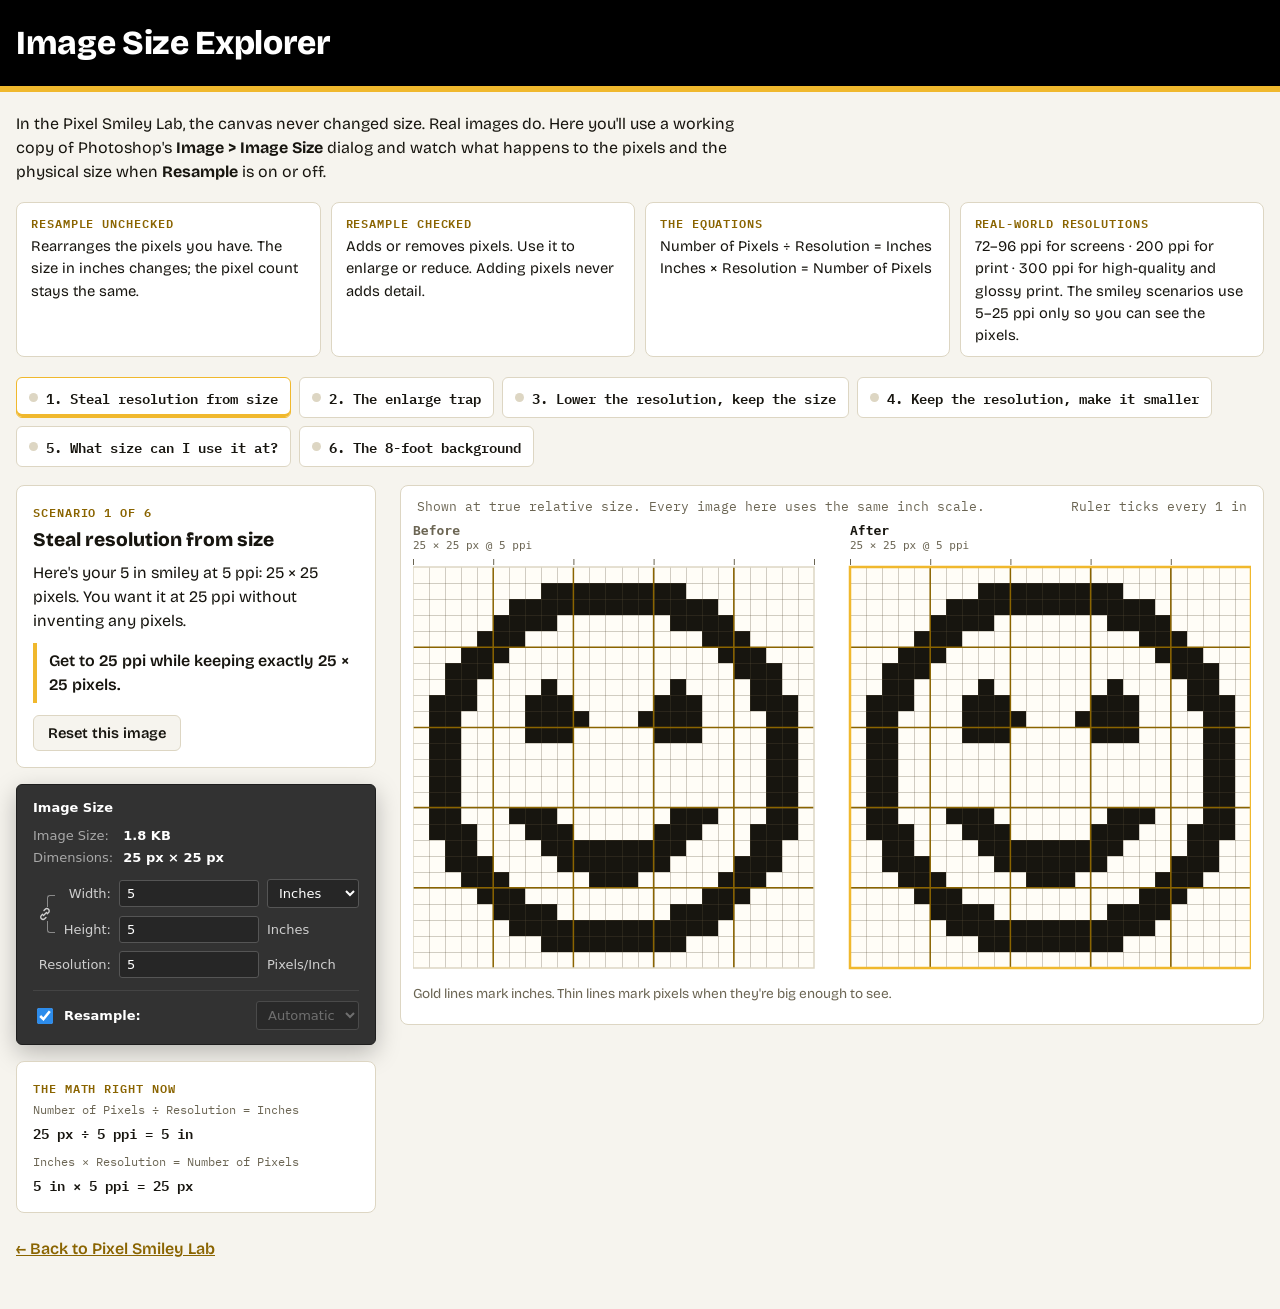
<file: pixel-smiley-lab/image-size.html>
<!doctype html>
<html lang="en">
<head>
<meta charset="utf-8">
<meta name="viewport" content="width=device-width,initial-scale=1">
<title>Image Size Explorer</title>
<link rel="preconnect" href="https://fonts.googleapis.com">
<script src="check.js" defer></script>
<link rel="stylesheet" href="https://fonts.googleapis.com/css2?family=Bricolage+Grotesque:opsz,wght@12..96,400;12..96,600;12..96,800&family=IBM+Plex+Mono:wght@400;600&display=swap">
<style>
html,body{margin:0}
/* Layout: black course header, scenario stepper, Photoshop-style Image Size dialog beside a physical-scale stage */
:root{
  --bg:#f6f4ee; --surface:#ffffff; --fg:#17150f; --muted:#6b6553; --line:#ddd6c3;
  --gold:#f0b82d; --gold-ink:#8a6400; --ink:#17150f;
  --ok:#2f7d4a; --bad:#c2412d; --minor:rgba(90,80,60,.28); --major:#8a6400;
  --display:"Bricolage Grotesque",ui-sans-serif,system-ui,sans-serif;
  --body:"Bricolage Grotesque",ui-sans-serif,system-ui,sans-serif;
  --mono:"IBM Plex Mono",ui-monospace,Menlo,Consolas,monospace;
}
@media (prefers-color-scheme:dark){:root:not([data-theme="light"]){
  --bg:#12110d; --surface:#1c1a15; --fg:#f2eee2; --muted:#a59d87; --line:#34302a;
  --gold:#f0b82d; --gold-ink:#f0b82d; --ink:#f2eee2;
  --ok:#5fbf7f; --bad:#ef7462; --minor:rgba(242,238,226,.22); --major:#f0b82d; color-scheme:dark}}
:root[data-theme="dark"]{
  --bg:#12110d; --surface:#1c1a15; --fg:#f2eee2; --muted:#a59d87; --line:#34302a;
  --gold:#f0b82d; --gold-ink:#f0b82d; --ink:#f2eee2;
  --ok:#5fbf7f; --bad:#ef7462; --minor:rgba(242,238,226,.22); --major:#f0b82d; color-scheme:dark}
*{box-sizing:border-box}
[hidden]{display:none!important}
body{background:var(--bg);color:var(--fg);font-family:var(--body);font-size:16px;line-height:1.5}
header{background:#000;color:#fff;border-bottom:6px solid var(--gold);padding:18px 16px}
header .in{max-width:1280px;margin:0 auto;display:flex;flex-wrap:wrap;gap:6px 20px;align-items:baseline;justify-content:space-between}
header h1{margin:0;font-family:var(--display);font-weight:800;font-size:clamp(1.5rem,4vw,2.1rem);letter-spacing:-.01em}
header .who{color:#d8d2c0;font-size:.95rem}
header .who strong{color:#fff}
.wrap{max-width:1280px;margin:0 auto;padding-inline:16px;padding-block:20px 48px}
.intro{max-width:72ch;margin:0 0 18px}
.intro p{margin:0 0 8px}
.rules{display:flex;flex-wrap:wrap;gap:10px;margin:0 0 20px}
.rule{background:var(--surface);border:1px solid var(--line);border-radius:8px;padding:10px 14px;font-size:.92rem;min-width:0;flex:1 1 260px}
.rule b{display:block;font:600 .72rem var(--mono);letter-spacing:.08em;text-transform:uppercase;color:var(--gold-ink);margin-bottom:2px}
.steps{display:flex;gap:8px;flex-wrap:wrap;margin-bottom:18px}
.step{font:600 .85rem var(--mono);padding:8px 12px;border:1px solid var(--line);background:var(--surface);color:var(--fg);border-radius:6px;cursor:pointer;display:flex;gap:8px;align-items:center}
.step[aria-current="true"]{border-color:var(--gold);box-shadow:inset 0 -3px 0 var(--gold)}
.step .dot{width:9px;height:9px;border-radius:50%;background:var(--line)}
.step.done .dot{background:var(--ok)}
button:focus-visible,input:focus-visible,select:focus-visible,.step:focus-visible{outline:3px solid var(--gold);outline-offset:2px}
.lab{display:grid;grid-template-columns:360px minmax(0,1fr);gap:24px;align-items:start}
@media (max-width:900px){.lab{grid-template-columns:minmax(0,1fr)}}
.side{display:grid;gap:16px;min-width:0}
.card{background:var(--surface);border:1px solid var(--line);border-radius:8px;padding:16px}
.card h2{margin:0 0 6px;font-family:var(--display);font-size:1.2rem;font-weight:800;text-wrap:balance}
.card p{margin:0 0 8px}
.eyebrow{font:600 .72rem var(--mono);letter-spacing:.08em;text-transform:uppercase;color:var(--gold-ink);margin-bottom:4px}
.goal{border-left:4px solid var(--gold);padding:6px 0 6px 12px;margin:10px 0 0;font-weight:600}
.fb{margin-top:12px;padding:10px 12px;border-radius:6px;font-size:.95rem}
.fb.hint{background:color-mix(in srgb,var(--bad) 10%,transparent);color:var(--fg);border:1px solid color-mix(in srgb,var(--bad) 40%,transparent)}
.fb.win{background:color-mix(in srgb,var(--ok) 12%,transparent);border:1px solid color-mix(in srgb,var(--ok) 45%,transparent)}
.fb.win b{color:var(--ok)}
.row{display:flex;gap:8px;flex-wrap:wrap;margin-top:12px}
button{font:600 .92rem var(--body);padding:8px 14px;border-radius:6px;border:1px solid var(--line);background:var(--bg);color:var(--fg);cursor:pointer}
button.primary{background:var(--gold);color:#000;border-color:var(--gold)}
/* Photoshop-style dialog: deliberately fixed dark UI so it reads like the real dialog in both themes */
.ps{background:#323232;color:#e6e6e6;border-radius:6px;padding:14px 16px;font:13px/1.4 system-ui,-apple-system,"Segoe UI",sans-serif;box-shadow:0 8px 24px rgba(0,0,0,.25);border:1px solid #1e1e1e}
.ps .ttl{font-weight:600;margin-bottom:10px;color:#fff}
.ps .meta{display:grid;grid-template-columns:auto 1fr;gap:4px 10px;margin-bottom:12px}
.ps .meta span:nth-child(odd){color:#a8a8a8}
.ps .meta strong{font-variant-numeric:tabular-nums;color:#fff}
.ps .grid{display:grid;grid-template-columns:78px 1fr 92px;gap:8px 8px;align-items:center;position:relative}
.ps label{color:#cfcfcf;text-align:right}
.ps input,.ps select{background:#262626;color:#fff;border:1px solid #555;border-radius:3px;padding:5px 7px;font:13px system-ui,sans-serif;width:100%;min-width:0;font-variant-numeric:tabular-nums}
.ps input:disabled{color:#8a8a8a;background:#2c2c2c}
.ps .unit{color:#cfcfcf}
.ps .chain{position:absolute;left:4px;top:4px;height:62px;width:16px;display:flex;align-items:center;justify-content:center}
.ps .chain::before{content:"";position:absolute;left:10px;top:12px;bottom:12px;width:7px;border:1.5px solid #8a8a8a;border-right:0;border-radius:3px 0 0 3px}
.ps .chain svg{position:relative;background:#323232}
.ps .rs{display:flex;align-items:center;gap:8px;margin-top:12px;padding-top:10px;border-top:1px solid #444}
.ps .rs input{width:16px;height:16px;accent-color:#2d8ceb}
.ps .rs select{width:auto;margin-left:auto;color:#8a8a8a}
.ps .rs label{color:#fff;text-align:left;font-weight:600}
.eq{font:600 .9rem var(--mono);display:grid;gap:4px;font-variant-numeric:tabular-nums}
.eq small{font:400 .75rem var(--mono);color:var(--muted)}
.stage-card{padding:12px}
.stage-top{display:flex;justify-content:space-between;gap:10px;flex-wrap:wrap;font:.8rem var(--mono);color:var(--muted);margin:0 4px 6px}
#stage{display:block;width:100%;height:auto}
.legend{font-size:.85rem;color:var(--muted);margin:6px 4px 0}
.finish{display:grid;gap:18px;margin-top:22px}
.checks{display:grid;gap:14px}
.sech{margin:0;font:800 1.35rem var(--display)}
.qgrid{display:grid;grid-template-columns:repeat(auto-fit,minmax(300px,1fr));gap:14px}
.cert-wrap{display:grid;gap:10px}
.cert-wrap canvas{display:block;width:100%;max-width:820px;height:auto;border:1px solid var(--line);border-radius:6px;background:#fff;margin-top:12px}
.cert-wrap .submit{font-size:1.05rem;margin:0 0 4px;max-width:70ch}
.msg{font-size:.92rem;margin-top:8px;min-height:1.2em}
.msg.ok{color:var(--ok)} .msg.bad{color:var(--bad)}
.fb.hint a{color:var(--gold-ink);font-weight:600}
.navbar{display:flex;justify-content:space-between;gap:12px;flex-wrap:wrap;margin-top:24px}
.navbar a{color:var(--gold-ink);font-weight:600}
@media (prefers-reduced-motion:reduce){*{transition:none!important}}
</style>
</head>
<body>

<header><div class="in"><h1>Image Size Explorer</h1><div class="who" id="who" hidden>Student: <strong id="whoName"></strong></div></div></header>
<div class="wrap">
  <div class="intro">
    <p>In the Pixel Smiley Lab, the canvas never changed size. Real images do. Here you'll use a working copy of Photoshop's <strong>Image &gt; Image Size</strong> dialog and watch what happens to the pixels and the physical size when <strong>Resample</strong> is on or off.</p>
  </div>
  <div class="rules">
    <div class="rule"><b>Resample unchecked</b>Rearranges the pixels you have. The size in inches changes; the pixel count stays the same.</div>
    <div class="rule"><b>Resample checked</b>Adds or removes pixels. Use it to enlarge or reduce. Adding pixels never adds detail.</div>
    <div class="rule"><b>The equations</b>Number of Pixels ÷ Resolution = Inches<br>Inches × Resolution = Number of Pixels</div>
    <div class="rule"><b>Real-world resolutions</b>72–96 ppi for screens · 200 ppi for print · 300 ppi for high-quality and glossy print. The smiley scenarios use 5–25 ppi only so you can see the pixels.</div>
  </div>

  <nav class="steps" id="steps" aria-label="Scenarios"></nav>

  <section class="lab">
    <div class="side">
      <div class="card" id="scn">
        <div class="eyebrow" id="scnNum"></div>
        <h2 id="scnTitle"></h2>
        <p id="scnText"></p>
        <div class="goal" id="scnGoal"></div>
        <div class="fb" id="fb" role="status" hidden></div>
        <div class="row"><button id="reset">Reset this image</button><button class="primary" id="next" hidden>Next scenario</button></div>
      </div>

      <div class="ps" role="group" aria-label="Image Size dialog">
        <div class="ttl">Image Size</div>
        <div class="meta">
          <span>Image Size:</span><strong id="mSize"></strong>
          <span>Dimensions:</span><strong id="mDims"></strong>
        </div>
        <div class="grid">
          <div class="chain" aria-hidden="true" title="Constrain aspect ratio"><svg width="14" height="14" viewBox="0 0 14 14"><path d="M5.5 8.5l3-3M6 3.5l1.2-1.2a2.3 2.3 0 013.3 3.3L9.3 6.8M7.9 10.5l-1.2 1.2a2.3 2.3 0 01-3.3-3.3l1.2-1.2" fill="none" stroke="#cfcfcf" stroke-width="1.4" stroke-linecap="round"/></svg></div>
          <label for="fW">Width:</label><input id="fW" inputmode="decimal" autocomplete="off"><select id="fUnit" aria-label="Width and height units"><option value="in">Inches</option><option value="px">Pixels</option></select>
          <label for="fH">Height:</label><input id="fH" inputmode="decimal" autocomplete="off"><span class="unit" id="hUnit">Inches</span>
          <label for="fR">Resolution:</label><input id="fR" inputmode="decimal" autocomplete="off"><span class="unit">Pixels/Inch</span>
        </div>
        <div class="rs"><input type="checkbox" id="fRs"><label for="fRs">Resample:</label><select disabled aria-label="Resample method"><option>Automatic</option></select></div>
      </div>

      <div class="card">
        <div class="eyebrow">The math right now</div>
        <div class="eq" id="eq"></div>
      </div>
    </div>

    <div class="card stage-card">
      <div class="stage-top"><span>Shown at true relative size. Every image here uses the same inch scale.</span><span id="scaleNote"></span></div>
      <canvas id="stage" aria-label="Before and after images drawn at the same physical scale"></canvas>
      <p class="legend">Gold lines mark inches. Thin lines mark pixels when they're big enough to see.</p>
    </div>
  </section>

  <section id="finish" class="finish" hidden>
    <div class="card alldone" id="allDone">
      <div class="eyebrow">All scenarios complete</div>
      <h2>You can read the Image Size dialog</h2>
      <p>Before you resize anything, ask what you need to keep. Keep the pixels and Resample stays off. Need more or fewer pixels and Resample goes on. More pixels from resampling up never bring back detail that wasn't captured.</p>
    </div>
    <div class="checks">
      <div>
        <div class="eyebrow">Check your understanding</div>
        <h2 class="sech">Two quick questions, then two short reflections</h2>
      </div>
      <div class="qgrid"><div id="eq1"></div><div id="eq2"></div></div>
      <div id="r2"></div>
      <div id="r3"></div>
    </div>
    <div class="card cert-wrap" id="certWrap" hidden>
      <div class="eyebrow">Your certificate</div>
      <h2>Download your certificate</h2>
      <div id="certMissing" class="fb hint" hidden></div>
      <div id="certReady" hidden>
        <p class="submit"><strong>To submit:</strong> download your certificate and upload it to the <strong>Pixel Smiley Lab</strong> assignment in Canvas.</p>
        <div class="row"><button class="primary" id="saveCert">Download certificate (PNG)</button></div>
        <div class="msg" id="saveMsg" role="status"></div>
        <canvas id="cert" width="1600" height="1200" aria-label="Your completion certificate"></canvas>
      </div>
    </div>
  </section>

  <div class="navbar"><a href="index.html">← Back to Pixel Smiley Lab</a></div>
</div>

<script>
const $=id=>document.getElementById(id);
// ---------- image sources ----------
function inkSmiley(x,y){ // x,y in inches on 5 in square
  const d=Math.hypot(x-2.5,y-2.5); if(d<=2.3&&d>=1.95) return 1;
  if(Math.hypot(x-1.75,y-1.85)<=0.32||Math.hypot(x-3.25,y-1.85)<=0.32) return 1;
  const sd=Math.hypot(x-2.5,y-2.55), a=Math.atan2(y-2.55,x-2.5)*180/Math.PI;
  return (sd>=0.975&&sd<=1.325&&a>=25&&a<=155)?1:0;
}
function sceneRGB(u,v){ // u,v 0..1 ; a simple "stock photo" landscape
  const sunD=Math.hypot((u-.74)*2,(v-.24));
  if(sunD<.075) return [255,214,102];
  const ridge1=.50+.07*Math.sin(u*9.3)+.04*Math.sin(u*23+1);
  const ridge2=.60+.05*Math.sin(u*6.1+2)+.03*Math.sin(u*31);
  if(v>.80) {const s=.82+.18*((Math.sin(u*80)+Math.sin(v*120))>.9?1:0);return [Math.round(78*s),Math.round(128*s),Math.round(70*s)];}
  if(v>ridge2) return [70,98,84];
  if(v>ridge1) {const snow=v<ridge1+.025;return snow?[236,240,244]:[104,120,142];}
  const t=Math.min(1,v/.6);return [Math.round(66+(196-66)*t),Math.round(128+(224-128)*t),Math.round(204+(240-204)*t)];
}
const SRC={
  smiley5:{label:"Your 5 ppi smiley",pxW:25,pxH:25,ppi:5,kind:"smiley"},
  smiley25:{label:"Your 25 ppi smiley",pxW:125,pxH:125,ppi:25,kind:"smiley"},
  photo:{label:"Stock photo",pxW:1200,pxH:800,ppi:72,kind:"scene"},
  stock:{label:"Stock background",pxW:13824,pxH:6912,ppi:72,kind:"scene"},
};
const SMALL=700; // sources at or under this width keep their real pixels in memory
const origCache={};
function original(key){ // true pixel data of the source (gray 0..255 or rgb)
  if(origCache[key]) return origCache[key];
  const s=SRC[key]; if(s.pxW>SMALL) return null;
  const n=s.pxW,m=s.pxH,buf=new Uint8ClampedArray(n*m*4);
  if(s.kind==="smiley"){const c=5/n,ss=4;
    for(let j=0;j<m;j++)for(let i=0;i<n;i++){let h=0;
      for(let a=0;a<ss;a++)for(let b=0;b<ss;b++)h+=inkSmiley(i*c+(a+.5)*c/ss,j*c+(b+.5)*c/ss);
      const v=h/(ss*ss)>=.25?23:255,k=(j*n+i)*4;buf[k]=v;buf[k+1]=v-2;buf[k+2]=v-8;buf[k+3]=255;}
  }else{for(let j=0;j<m;j++)for(let i=0;i<n;i++){const [r,g,b]=sceneRGB((i+.5)/n,(j+.5)/m),k=(j*n+i)*4;buf[k]=r;buf[k+1]=g;buf[k+2]=b;buf[k+3]=255;}}
  return origCache[key]={w:n,h:m,buf};
}
// Build what an image with pxW x pxH pixels looks like, rendered into at most dw x dh display pixels.
const viewCache=new Map();
function view(key,pxW,pxH,dw,dh){
  const exact=pxW<=dw; if(exact){dw=pxW;dh=pxH;}
  const ck=[key,pxW,pxH,dw,dh].join("|"); if(viewCache.has(ck)) return viewCache.get(ck);
  const s=SRC[key],o=original(key),out=new Uint8ClampedArray(dw*dh*4);
  for(let j=0;j<dh;j++)for(let i=0;i<dw;i++){
    // pixel of the resized image that covers this display pixel
    const pi=Math.floor((i+.5)/dw*pxW), pj=Math.floor((j+.5)/dh*pxH), k=(j*dw+i)*4;
    if(o&&pxW>=o.w){ // same or upsampled: nearest original pixel -> no new detail
      const oi=Math.min(o.w-1,Math.floor((pi+.5)/pxW*o.w)),oj=Math.min(o.h-1,Math.floor((pj+.5)/pxH*o.h)),q=(oj*o.w+oi)*4;
      out[k]=o.buf[q];out[k+1]=o.buf[q+1];out[k+2]=o.buf[q+2];out[k+3]=255;
    }else if(o){ // downsampled: average the original pixels inside this new pixel
      const x0=pi/pxW*o.w,x1=(pi+1)/pxW*o.w,y0=pj/pxH*o.h,y1=(pj+1)/pxH*o.h;let r=0,g=0,b=0,c=0;
      for(let y=Math.floor(y0);y<Math.ceil(y1);y++)for(let x=Math.floor(x0);x<Math.ceil(x1);x++){const q=(Math.min(o.h-1,y)*o.w+Math.min(o.w-1,x))*4;r+=o.buf[q];g+=o.buf[q+1];b+=o.buf[q+2];c++;}
      out[k]=r/c;out[k+1]=g/c;out[k+2]=b/c;out[k+3]=255;
    }else{ // huge source: sample the scene at the resized pixel's center
      const [r,g,b]=sceneRGB((pi+.5)/pxW,(pj+.5)/pxH);out[k]=r;out[k+1]=g;out[k+2]=b;out[k+3]=255;
    }}
  const c=document.createElement("canvas");c.width=dw;c.height=dh;c.getContext("2d").putImageData(new ImageData(out,dw,dh),0,0);
  const res={canvas:c,exact};if(viewCache.size>40)viewCache.clear();viewCache.set(ck,res);return res;
}

// ---------- scenarios ----------
const r2=v=>Math.round(v*100)/100;
const SCN=[
 {id:"rearrange",title:"Steal resolution from size",src:"smiley5",
  text:"Here's your 5 in smiley at 5 ppi: 25 × 25 pixels. You want it at 25 ppi without inventing any pixels.",
  goal:"Get to 25 ppi while keeping exactly 25 × 25 pixels.",
  check(s){
    if(s.ppi===25&&s.pxW===25) return {ok:true,msg:"<b>That's it.</b> The same 25 × 25 pixels, rearranged into 1 inch. 25 px ÷ 25 ppi = 1 in. Higher resolution came from a smaller size, not from new pixels."};
    if(s.pxW===125&&s.resample) return {msg:"Your pixel dimensions jumped to 125 × 125. Resample is checked, so Photoshop added pixels. Uncheck Resample to rearrange the pixels you already have."};
    if(s.pxW!==25) return {msg:"Your pixel count changed. Are you sure Resample is unchecked?"};
    if(s.ppi!==25&&s.ppi!==5) return {msg:`Still 25 × 25 pixels, good. That's ${s.ppi} ppi. Set Resolution to 25.`};
    return null;}},
 {id:"trap",title:"The enlarge trap",src:"smiley5",compare:"smiley25",
  text:"Same 5 ppi smiley. This time keep it 5 inches wide and ask Photoshop for 25 ppi anyway.",
  goal:"Keep 5 in wide and set the Resolution to 25 ppi.",
  check(s){
    if(s.ppi===25&&s.pxW===125) return {ok:true,msg:"<b>Look closely.</b> Photoshop now says 125 × 125 pixels, the same count as the 25 ppi smiley you painted. But every original pixel was just cut into 25 identical squares, so the curves are exactly as blocky as before. Resampling up adds pixels, not detail. (Photoshop blends the blocks, so a real photo turns blurry instead of blocky. It still can't invent detail.)"};
    if(s.ppi===25&&s.pxW===25) return {msg:"That rearranged the pixels into 1 inch. For this one, keep the 5 inch width. Check Resample so Photoshop has to add pixels."};
    if(s.pxW===25&&!s.resample) return {msg:"Resample is unchecked, so the size can't stay at 5 inches. Check Resample."};
    if(r2(s.inW)!==5) return {msg:`The width is ${r2(s.inW)} in. Keep it at 5 in.`};
    return null;}},
 {id:"reduceRes",title:"Lower the resolution, keep the size",src:"smiley25",
  text:"Now start from your 25 ppi smiley: 125 × 125 pixels at 5 in. A client only needs 10 ppi at the same 5 inches.",
  goal:"Keep 5 in wide and drop to 10 ppi.",
  check(s){
    if(s.ppi===10&&s.pxW===50) return {ok:true,msg:"<b>Pixels removed.</b> 125 → 50 pixels across. Photoshop averaged neighboring pixels together, so the edges went soft and gray. That detail is gone; checking Resample again and going back up won't restore it."};
    if(s.ppi===10&&!s.resample) return {msg:`Your image grew to ${r2(s.inW)} inches. The pixels were rearranged, not removed. Check Resample to keep the 5 inch size.`};
    if(r2(s.inW)!==5) return {msg:`The width is ${r2(s.inW)} in. Keep it at 5 in.`};
    return null;}},
 {id:"reduceSize",title:"Keep the resolution, make it smaller",src:"smiley25",
  text:"Same 25 ppi smiley. The layout only has room for a 2 inch graphic, and it still needs 25 ppi.",
  goal:"Make it 2 in wide at 25 ppi.",
  check(s){
    if(r2(s.inW)===2&&s.ppi===25) return {ok:true,msg:`<b>Smaller size, fewer pixels, smaller file.</b> 2 in × 25 ppi = 50 pixels. The file dropped from ${fmtMB(125,125)} to ${fmtMB(s.pxW,s.pxH)}. Same idea as resizing a big stock photo down to fit your layout.`};
    if(r2(s.inW)===2&&!s.resample) return {msg:`Resolution jumped to ${r2(s.ppi)} ppi. Resample was unchecked, so all 125 pixels got squeezed into 2 inches. Check Resample to keep 25 ppi.`};
    if(s.ppi!==25) return {msg:`Resolution is ${r2(s.ppi)} ppi. It needs to stay 25.`};
    return null;}},
 {id:"useAt",title:"What size can I use it at?",src:"photo",
  text:"A stock photo comes in at 1200 × 800 pixels and 72 ppi, so Photoshop says it's 16.67 in wide. You need to know how big it can print at 300 ppi without making up pixels.",
  goal:"Find the print size at 300 ppi without changing the pixel count.",
  check(s){
    if(s.ppi===300&&s.pxW===1200) return {ok:true,msg:"<b>4 × 2.67 inches.</b> 1200 px ÷ 300 ppi = 4 in. That's the largest this photo can print at high quality. If your layout needs it bigger, you need a bigger image, not a bigger number."};
    if(s.ppi===300&&s.resample) return {msg:`Photoshop added pixels: ${s.pxW.toLocaleString()} × ${s.pxH.toLocaleString()}. That keeps 16.67 in, but none of those new pixels hold real detail. Uncheck Resample to see the true print size.`};
    if(s.pxW!==1200) return {msg:"The pixel count changed. Uncheck Resample so the 1200 × 800 pixels stay the same."};
    return null;}},
 {id:"background",title:"The 8-foot background",src:"stock",page:{w:11,h:8.5},
  text:"You grabbed a free stock background for an 11 × 8.5 in flyer. Photoshop says it's 192 × 96 inches (16 × 8 feet) at 72 ppi. Built as-is, your flyer file starts at 273 MB and takes forever to upload to Canvas.",
  goal:"Resize it to 8.5 in tall at 300 ppi.",
  check(s){
    const h=r2(s.inH);
    if(h===8.5&&s.ppi===300&&s.resample) return {ok:true,msg:`<b>${s.pxW.toLocaleString()} × ${s.pxH.toLocaleString()} px, ${fmtMB(s.pxW,s.pxH)}.</b> Down from 273.4 MB, and still a full 300 ppi for print. It's 17 in wide now, so finish with the Crop tool or Canvas Size to trim it to 11 in.`};
    if(s.ppi===300&&!s.resample) return {msg:`Still 13,824 × 6,912 pixels and ${fmtMB(s.pxW,s.pxH)}. It's now ${r2(s.inW)} × ${h} in, but the pixels were only rearranged. Check Resample so Photoshop can remove the extra pixels.`};
    if(s.ppi===300&&h!==8.5) return {msg:`Resolution is right, but that's ${s.pxW.toLocaleString()} pixels wide and ${fmtMB(s.pxW,s.pxH)}. Resample kept the ${r2(s.inW)} in width and added pixels to fill it. Now set Height to 8.5 in.`};
    if(h===8.5&&s.ppi!==300) return {msg:`8.5 in tall at ${r2(s.ppi)} ppi is only ${s.pxH.toLocaleString()} pixels tall. Print needs 300 ppi.`};
    return null;}},
];

// ---------- state ----------
const KEY="pxsize1";
let P={done:{}};try{const r=localStorage.getItem(KEY);if(r){const p=JSON.parse(r);if(p&&p.done)P=p;}}catch(e){}
function saveP(){try{localStorage.setItem(KEY,JSON.stringify(P))}catch(e){}}
try{const r=localStorage.getItem("pxsmiley3");if(r){const n=JSON.parse(r).name;if(n){$("whoName").textContent=n;$("who").hidden=false;}}}catch(e){}
let cur=0,S=null,unit="in";
function fresh(i){const src=SRC[SCN[i].src];return {src:SCN[i].src,inW:src.pxW/src.ppi,ppi:src.ppi,resample:true};}
function derive(s){const src=SRC[s.src],asp=src.pxH/src.pxW;s.inH=s.inW*asp;
  if(s.resample){s.pxW=Math.max(1,Math.round(s.inW*s.ppi));s.pxH=Math.max(1,Math.round(s.inH*s.ppi));}
  else{s.pxW=src.pxW;s.pxH=src.pxH;s.inW=src.pxW/s.ppi;s.inH=src.pxH/s.ppi;}
  s.ppi=Math.round(s.ppi*100)/100;return s;}
function fmtMB(w,h){const b=w*h*3;if(b<1024*1024)return (b/1024).toFixed(1)+" KB";if(b<1024**3)return (b/1048576).toFixed(1)+" MB";return (b/1024**3).toFixed(2)+" GB";}
const fmtIn=v=>String(r2(v));

// ---------- dialog ----------
function setField(id,val){const el=$(id);if(document.activeElement!==el)el.value=val;}
function renderDialog(){
  setField("fW",unit==="in"?fmtIn(S.inW):S.pxW);setField("fH",unit==="in"?fmtIn(S.inH):S.pxH);setField("fR",fmtIn(S.ppi));
  $("fRs").checked=S.resample;$("hUnit").textContent=unit==="in"?"Inches":"Pixels";$("fUnit").value=unit;
  const lock=unit==="px"&&!S.resample;$("fW").disabled=lock;$("fH").disabled=lock;
  const src=SRC[S.src],orig=fmtMB(src.pxW,src.pxH),now=fmtMB(S.pxW,S.pxH);
  $("mSize").textContent=now===orig?now:`${now} (was ${orig})`;
  $("mDims").textContent=`${S.pxW.toLocaleString()} px × ${S.pxH.toLocaleString()} px`;
  $("eq").innerHTML=`<small>Number of Pixels ÷ Resolution = Inches</small><span>${S.pxW.toLocaleString()} px ÷ ${fmtIn(S.ppi)} ppi = ${fmtIn(S.inW)} in</span>`+
    `<small style="margin-top:6px">Inches × Resolution = Number of Pixels</small><span>${fmtIn(S.inW)} in × ${fmtIn(S.ppi)} ppi = ${S.pxW.toLocaleString()} px</span>`;
}
function num(v){const n=parseFloat(String(v).replace(/,/g,""));return isFinite(n)&&n>0?n:null;}
function onEdit(field,raw){
  const v=num(raw);if(v==null)return;const src=SRC[S.src],asp=src.pxH/src.pxW;
  if(field==="R"){const ppi=Math.min(2400,Math.max(1,v));S.ppi=ppi;if(!S.resample)S.inW=src.pxW/ppi;}
  else{
    let inW;
    if(unit==="in")inW=field==="W"?v:v/asp;
    else{if(!S.resample)return;inW=(field==="W"?v:v/asp)/S.ppi;}
    inW=Math.min(2000,Math.max(.01,inW));
    if(S.resample)S.inW=inW;else{S.ppi=src.pxW/inW;S.inW=inW;}
  }
  update();
}
["W","H","R"].forEach(f=>{const el=$("f"+f);el.addEventListener("input",()=>onEdit(f,el.value));el.addEventListener("blur",renderDialog);
  el.addEventListener("keydown",e=>{if(e.key==="Enter"){onEdit(f,el.value);el.blur();}});});
$("fRs").addEventListener("change",e=>{S.resample=e.target.checked;if(!S.resample){const src=SRC[S.src];S.inW=src.pxW/S.ppi;}update();});
$("fUnit").addEventListener("change",e=>{unit=e.target.value;renderDialog();});

// ---------- stage ----------
function css(v){return getComputedStyle(document.documentElement).getPropertyValue(v).trim()}
function drawStage(win){
  const cv=$("stage"),dpr=window.devicePixelRatio||1,W=Math.max(300,cv.parentElement.clientWidth-24);
  const src=SRC[S.src],sc=SCN[cur];
  const items=[{label:"Before",sub:`${src.pxW.toLocaleString()} × ${src.pxH.toLocaleString()} px @ ${src.ppi} ppi`,key:S.src,pxW:src.pxW,pxH:src.pxH,inW:src.pxW/src.ppi,inH:src.pxH/src.ppi},
    {label:"After",sub:`${S.pxW.toLocaleString()} × ${S.pxH.toLocaleString()} px @ ${fmtIn(S.ppi)} ppi`,key:S.src,pxW:S.pxW,pxH:S.pxH,inW:S.inW,inH:S.inH,hot:true}];
  if(sc.compare&&win){const c=SRC[sc.compare];items.push({label:"Painted at 25 ppi",sub:"125 × 125 px, real detail",key:sc.compare,pxW:c.pxW,pxH:c.pxH,inW:c.pxW/c.ppi,inH:c.pxH/c.ppi});}
  if(sc.page)items.push({label:"Your flyer",sub:`${sc.page.w} × ${sc.page.h} in page`,page:true,inW:sc.page.w,inH:sc.page.h});
  const gap=36,top=46,bottom=16,maxH=Math.min(520,Math.max(300,window.innerHeight-260));
  const maxIn=Math.max(...items.map(i=>i.inH));
  const x=cv.getContext("2d");
  x.font="600 13px 'IBM Plex Mono',ui-monospace,monospace";items.forEach(it=>it.lw=x.measureText(it.label).width);
  x.font="400 11px 'IBM Plex Mono',ui-monospace,monospace";items.forEach(it=>it.lw=Math.max(it.lw,x.measureText(it.sub).width)+6);
  // items too small to hold their label get a label-wide slot; the rest share the remaining width
  const avail=W-gap*(items.length-1);let scale=avail/items.reduce((a,b)=>a+b.inW,0);
  for(let pass=0;pass<3;pass++){const fixed=items.filter(i=>i.inW*scale<i.lw),free=items.filter(i=>i.inW*scale>=i.lw);
    if(!free.length)break;scale=(avail-fixed.reduce((a,b)=>a+b.lw,0))/free.reduce((a,b)=>a+b.inW,0);}
  scale=Math.min(scale,(maxH-top-bottom)/maxIn);
  const H=Math.ceil(maxIn*scale+top+bottom);
  cv.width=Math.round(W*dpr);cv.height=Math.round(H*dpr);cv.style.height=H+"px";
  x.setTransform(dpr,0,0,dpr,0,0);x.clearRect(0,0,W,H);
  const fg=css("--fg"),muted=css("--muted"),major=css("--major"),minor=css("--minor"),line=css("--line"),gold=css("--gold");
  // ruler step: smallest of these with >= 34px between labels
  const steps=[1,2,5,12,24,48,96];const st=steps.find(s=>s*scale>=34)||96;
  $("scaleNote").textContent=st>=12?`Ruler ticks every ${st/12} ft`:`Ruler ticks every ${st} in`;
  let px=0;
  items.forEach(it=>{
    const w=it.inW*scale,h=it.inH*scale,y=top;
    x.fillStyle=it.hot?fg:muted;x.font="600 13px 'IBM Plex Mono',ui-monospace,monospace";x.textBaseline="alphabetic";
    x.fillText(it.label,px,14);x.font="400 11px 'IBM Plex Mono',ui-monospace,monospace";x.fillStyle=muted;
    x.fillText(it.sub,px,28);
    // ruler
    x.strokeStyle=muted;x.lineWidth=1;x.beginPath();
    for(let k=0;k<=it.inW+1e-6;k+=st){const tx=px+k*scale+.5;x.moveTo(tx,y-8);x.lineTo(tx,y-2);}
    x.stroke();
    if(it.page){x.setLineDash([6,4]);x.strokeStyle=fg;x.lineWidth=1.5;x.strokeRect(px+.75,y+.75,Math.max(2,w-1.5),Math.max(2,h-1.5));x.setLineDash([]);px+=Math.max(w,it.lw)+gap;return;}
    const dw=Math.max(1,Math.round(w*dpr)),dh=Math.max(1,Math.round(h*dpr));
    const v=view(it.key,it.pxW,it.pxH,dw,dh);
    x.imageSmoothingEnabled=!v.exact;x.drawImage(v.canvas,px,y,w,h);
    const cell=w/it.pxW;
    if(cell>=4){x.strokeStyle=minor;x.lineWidth=1;x.beginPath();
      for(let k=1;k<it.pxW;k++){const p=Math.round(px+k*cell)+.5;x.moveTo(p,y);x.lineTo(p,y+h);}
      for(let k=1;k<it.pxH;k++){const p=Math.round(y+k*cell)+.5;x.moveTo(px,p);x.lineTo(px+w,p);}x.stroke();}
    if(scale>=14){x.strokeStyle=major;x.lineWidth=1.5;x.beginPath();
      for(let k=1;k<it.inW-1e-6;k++){const p=px+k*scale;x.moveTo(p,y);x.lineTo(p,y+h);}
      for(let k=1;k<it.inH-1e-6;k++){const p=y+k*scale;x.moveTo(px,p);x.lineTo(px+w,p);}x.stroke();}
    x.strokeStyle=it.hot?gold:line;x.lineWidth=it.hot?2.5:1.5;x.strokeRect(px,y,w,h);
    px+=Math.max(w,it.lw)+gap;
  });
}

// ---------- flow ----------
function renderSteps(){const el=$("steps");el.innerHTML="";
  SCN.forEach((s,i)=>{const b=document.createElement("button");b.className="step"+(P.done[s.id]?" done":"");b.innerHTML=`<span class="dot"></span>${i+1}. ${s.title}`;
    b.setAttribute("aria-current",i===cur);b.onclick=()=>load(i);el.appendChild(b);});
  const all=SCN.every(s=>P.done[s.id]);$("finish").hidden=!all;if(all)mountFinish();}
function load(i){cur=i;S=derive(fresh(i));const sc=SCN[i];
  $("scnNum").textContent=`Scenario ${i+1} of ${SCN.length}`;$("scnTitle").textContent=sc.title;$("scnText").textContent=sc.text;$("scnGoal").textContent=sc.goal;
  renderSteps();update();}
function update(){derive(S);renderDialog();
  const r=SCN[cur].check(S),fb=$("fb");let win=false;
  if(r&&r.ok){win=true;fb.className="fb win";fb.innerHTML=r.msg;fb.hidden=false;
    if(!P.done[SCN[cur].id]){P.done[SCN[cur].id]=true;saveP();renderSteps();}
    $("next").hidden=cur>=SCN.length-1;}
  else if(r){fb.className="fb hint";fb.textContent=r.msg;fb.hidden=false;$("next").hidden=true;}
  else{fb.hidden=true;$("next").hidden=true;}
  drawStage(win);}
$("reset").onclick=()=>load(cur);
$("next").onclick=()=>load(Math.min(SCN.length-1,cur+1));
let rt;window.addEventListener("resize",()=>{clearTimeout(rt);rt=setTimeout(update,120)});
matchMedia("(prefers-color-scheme: dark)").addEventListener?.("change",update);

// ---------- finish: questions, reflections, certificate ----------
let finMounted=false;
function mountFinish(){
  if(!window.CHK){setTimeout(mountFinish,50);return;}
  if(finMounted){updFinish();return;}finMounted=true;
  CHK.mountQuestion($("eq1"),"eq1",updFinish);CHK.mountQuestion($("eq2"),"eq2",updFinish);
  CHK.mountReflection($("r2"),"r2",updFinish);CHK.mountReflection($("r3"),"r3",updFinish);
  updFinish();
}
function readLab(){try{const r=localStorage.getItem("pxsmiley3");return r?JSON.parse(r):null;}catch(e){return null;}}
function updFinish(){
  CHK.reload();
  const mine=CHK.allDone(["eq1","eq2","r2","r3"]);$("certWrap").hidden=!mine;if(!mine)return;
  const lab=readLab(),miss=[];
  if(!lab||!lab.lv||!lab.lv.every(l=>l.done))miss.push("all four smiley levels");
  if(!CHK.answered("r1"))miss.push("Reflection 1");
  if(!CHK.answered("lq1")||!CHK.answered("lq2"))miss.push("Questions 1 and 2");
  if(!lab||!lab.name)miss.push("your name");
  $("certMissing").hidden=!miss.length;$("certReady").hidden=!!miss.length;
  if(miss.length){$("certMissing").innerHTML=`Your certificate needs your Pixel Smiley Lab work too, and this browser is missing ${miss.join(", ")}. <a href="index.html">Finish the Pixel Smiley Lab</a> on this same computer and browser, then come back here.`;return;}
  if(!P.certAt){P.certAt=Date.now();saveP();}
  drawCert(lab);
}
function smileyPixels(n){const t=new Uint8Array(n*n),c=5/n,ss=n<=50?8:4;
  for(let j=0;j<n;j++)for(let i=0;i<n;i++){let h=0;for(let a=0;a<ss;a++)for(let b=0;b<ss;b++)h+=inkSmiley(i*c+(a+.5)*c/ss,j*c+(b+.5)*c/ss);t[j*n+i]=h/(ss*ss)>=.25?1:0;}
  return t;}
function certCode(lab){const str=[lab.name,lab.completedAt,P.certAt,...lab.lv.map(l=>l.hit+"."+l.extra),JSON.stringify(CHK.st.ans),JSON.stringify(CHK.st.refl)].join("|");
  let h=2166136261;for(let i=0;i<str.length;i++){h^=str.charCodeAt(i);h=Math.imul(h,16777619)>>>0;}
  const a=h.toString(36).toUpperCase().padStart(7,"0"),b=(P.certAt%46656).toString(36).toUpperCase().padStart(3,"0");
  return `PX-${a.slice(0,4)}-${a.slice(4,7)}${b}`;}
function wrapLines(x,text,maxW){const out=[];String(text).split(/\n+/).forEach(par=>{let line="";
  par.split(/\s+/).filter(Boolean).forEach(w=>{const t=line?line+" "+w:w;if(x.measureText(t).width>maxW&&line){out.push(line);line=w;}else line=t;});out.push(line);});return out;}
async function drawCert(lab){
  try{await document.fonts.ready;}catch(e){}
  const c=$("cert"),W=1600,M=70,F="'Bricolage Grotesque',system-ui,sans-serif",MO="'IBM Plex Mono',ui-monospace,monospace";
  const INK="#17150f",MUT="#6b6553",GOLD="#f0b82d",GINK="#8a6400",OK="#2f7d4a",BAD="#c2412d",LINE="#ddd6c3",PAPER="#f6f4ee";
  const lv=[{n:25,ppi:5},{n:50,ppi:10},{n:100,ppi:20},{n:125,ppi:25}];
  function layout(x,draw){
    let y=0;const txt=(t,f,col,px,py,align)=>{if(!draw)return;x.font=f;x.fillStyle=col;x.textAlign=align||"left";x.fillText(t,px,py);x.textAlign="left";};
    const para=(t,f,col,px,maxW,lh)=>{x.font=f;const ls=wrapLines(x,t,maxW);ls.forEach((l,i)=>txt(l,f,col,px,y+lh*(i+1)-lh*.25));y+=ls.length*lh;};
    if(draw){x.fillStyle="#fff";x.fillRect(0,0,W,c.height);x.fillStyle="#000";x.fillRect(0,0,W,130);x.fillStyle=GOLD;x.fillRect(0,130,W,10);x.textBaseline="alphabetic";}
    txt("Pixel Smiley Lab",`800 54px ${F}`,"#fff",M,86);txt("+ Image Size Explorer · Certificate of completion",`600 22px ${MO}`,"#d8d2c0",W-M,82,"right");
    txt("COMPLETED BY",`600 22px ${MO}`,MUT,M,210);txt(lab.name,`800 80px ${F}`,INK,M,292);
    const dt=new Date(P.certAt);
    txt(dt.toLocaleDateString(undefined,{year:"numeric",month:"long",day:"numeric"})+" · "+dt.toLocaleTimeString(undefined,{hour:"numeric",minute:"2-digit"}),`400 24px ${MO}`,MUT,M,340);
    txt(certCode(lab),`600 30px ${MO}`,INK,W-M,292,"right");txt("completion code",`400 20px ${MO}`,MUT,W-M,340,"right");
    y=400;
    const section=(t)=>{if(draw){x.fillStyle=GOLD;x.fillRect(M,y+6,10,36);}txt(t,`800 36px ${F}`,INK,M+26,y+38);y+=70;};
    const badge=(ok,cx,cy)=>{if(!draw)return;x.fillStyle=ok?OK:BAD;x.beginPath();x.arc(cx,cy,17,0,Math.PI*2);x.fill();x.strokeStyle="#fff";x.lineWidth=4;x.lineCap="round";x.beginPath();
      if(ok){x.moveTo(cx-8,cy);x.lineTo(cx-2,cy+6);x.lineTo(cx+9,cy-7);}else{x.moveTo(cx-7,cy-7);x.lineTo(cx+7,cy+7);x.moveTo(cx+7,cy-7);x.lineTo(cx-7,cy+7);}x.stroke();};
    const qRow=(id)=>{const q=CHK.Q[id],a=CHK.st.ans[id],ok=a===q.correct;badge(ok,M+18,y+22);
      txt(`${q.num} · ${q.type}`,`600 20px ${MO}`,GINK,M+52,y+20);y+=30;
      para(q.text,`600 26px ${F}`,INK,M+52,W-2*M-52,36);y+=4;
      para(`Answered: ${q.opts[a]} · ${ok?"Correct":"Incorrect · Correct answer: "+q.opts[q.correct]}`,`400 22px ${MO}`,ok?OK:BAD,M+52,W-2*M-52,32);y+=26;};
    const rBlock=(id)=>{const r=CHK.R[id],resp=CHK.st.refl[id]||"";
      txt(r.num,`600 20px ${MO}`,GINK,M,y+20);y+=30;para(r.text,`italic 400 22px ${F}`,MUT,M,W-2*M,32);y+=12;
      x.font=`400 25px ${F}`;const ls=wrapLines(x,resp,W-2*M-48),h=ls.length*38+36;
      if(draw){x.fillStyle=PAPER;x.fillRect(M,y,W-2*M,h);x.fillStyle=GOLD;x.fillRect(M,y,5,h);}
      ls.forEach((l,i)=>txt(l,`400 25px ${F}`,INK,M+28,y+18+38*(i+1)-10));y+=h+34;};
    section("Part 1 · Pixel Smiley Lab");
    const S0=300,gap=(W-2*M-S0*4)/3;
    lv.forEach((L,i)=>{const px=Math.round(M+i*(S0+gap)),py=Math.round(y),st=lab.lv[i];
      if(draw){const t=smileyPixels(L.n),cs=S0/L.n;x.fillStyle="#fff";x.fillRect(px,py,S0,S0);x.fillStyle=INK;
        for(let k=0;k<t.length;k++)if(t[k])x.fillRect(px+Math.floor((k%L.n)*cs),py+Math.floor(Math.floor(k/L.n)*cs),Math.ceil(cs),Math.ceil(cs));
        x.strokeStyle=GINK;x.lineWidth=1.5;x.beginPath();for(let q=1;q<5;q++){const p=q*S0/5;x.moveTo(px+p,py);x.lineTo(px+p,py+S0);x.moveTo(px,py+p);x.lineTo(px+S0,py+p);}x.stroke();
        x.strokeStyle=LINE;x.lineWidth=2;x.strokeRect(px-1,py-1,S0+2,S0+2);}
      let tot=0;smileyPixels(L.n).forEach(v=>tot+=v);
      txt(`5 in × ${L.ppi} ppi = ${L.n} px`,`600 22px ${MO}`,INK,px,py+S0+38);
      txt(`Painted ${st.hit} of ${tot} (${Math.round(st.hit/tot*100)}%)`,`400 19px ${MO}`,MUT,px,py+S0+68);});
    y+=S0+110;
    rBlock("r1");qRow("lq1");qRow("lq2");
    y+=20;section("Part 2 · Image Size Explorer");
    const colW=(W-2*M)/2;
    SCN.forEach((sc,i)=>{const cx=M+(i%2)*colW,cy=y+Math.floor(i/2)*46;badge(!!P.done[sc.id],cx+18,cy+18);txt(`${i+1}. ${sc.title}`,`600 24px ${F}`,INK,cx+52,cy+27);});
    y+=Math.ceil(SCN.length/2)*46+36;
    qRow("eq1");qRow("eq2");rBlock("r2");rBlock("r3");
    if(draw){x.fillStyle=LINE;x.fillRect(M,y,W-2*M,2);}y+=44;
    txt("Real-world resolutions: 72–96 ppi for screens · 200 ppi for print · 300 ppi for high-quality and glossy print",`600 22px ${F}`,INK,M,y);y+=34;
    txt("This lab used 5–25 ppi only so the pixels were big enough to see. Upload this file to the Pixel Smiley Lab assignment in Canvas.",`400 20px ${F}`,MUT,M,y);y+=50;
    return y;}
  const x=c.getContext("2d");c.width=W;c.height=4000;const H=Math.ceil(layout(x,false));c.height=H;layout(x,true);
}
let DL=null;
(async()=>{try{DL=window.claude&&await window.claude.use("downloads");}catch(e){DL=null}})();
$("saveCert").onclick=()=>{const m=$("saveMsg"),lab=readLab()||{};m.className="msg";m.textContent="";
  $("cert").toBlob(async blob=>{
    const fn=`PixelSmileyLab_${(lab.name||"student").replace(/[^A-Za-z0-9-]+/g,"_")}.png`;
    if(!DL){try{const u=URL.createObjectURL(blob),a=document.createElement("a");a.href=u;a.download=fn;document.body.appendChild(a);a.click();a.remove();setTimeout(()=>URL.revokeObjectURL(u),4000);
        m.className="msg ok";m.textContent=`Downloaded ${fn}. Now upload it to the Pixel Smiley Lab assignment in Canvas.`;}
      catch(e){m.className="msg bad";m.textContent="Download didn't work here. Take a screenshot of the certificate and upload that instead.";}return;}
    try{await DL.save({filename:fn,data:blob});m.className="msg ok";m.textContent=`Saved ${fn}. Now upload it to the Pixel Smiley Lab assignment in Canvas.`;}
    catch(e){m.className="msg bad";m.textContent=e&&e.code==="declined"?"Download canceled.":"Download isn't available here. Take a screenshot of the certificate and upload that instead.";}
  },"image/png");};
let start=SCN.findIndex(s=>!P.done[s.id]);load(start<0?0:start);
</script>

</body>
</html>
</file>
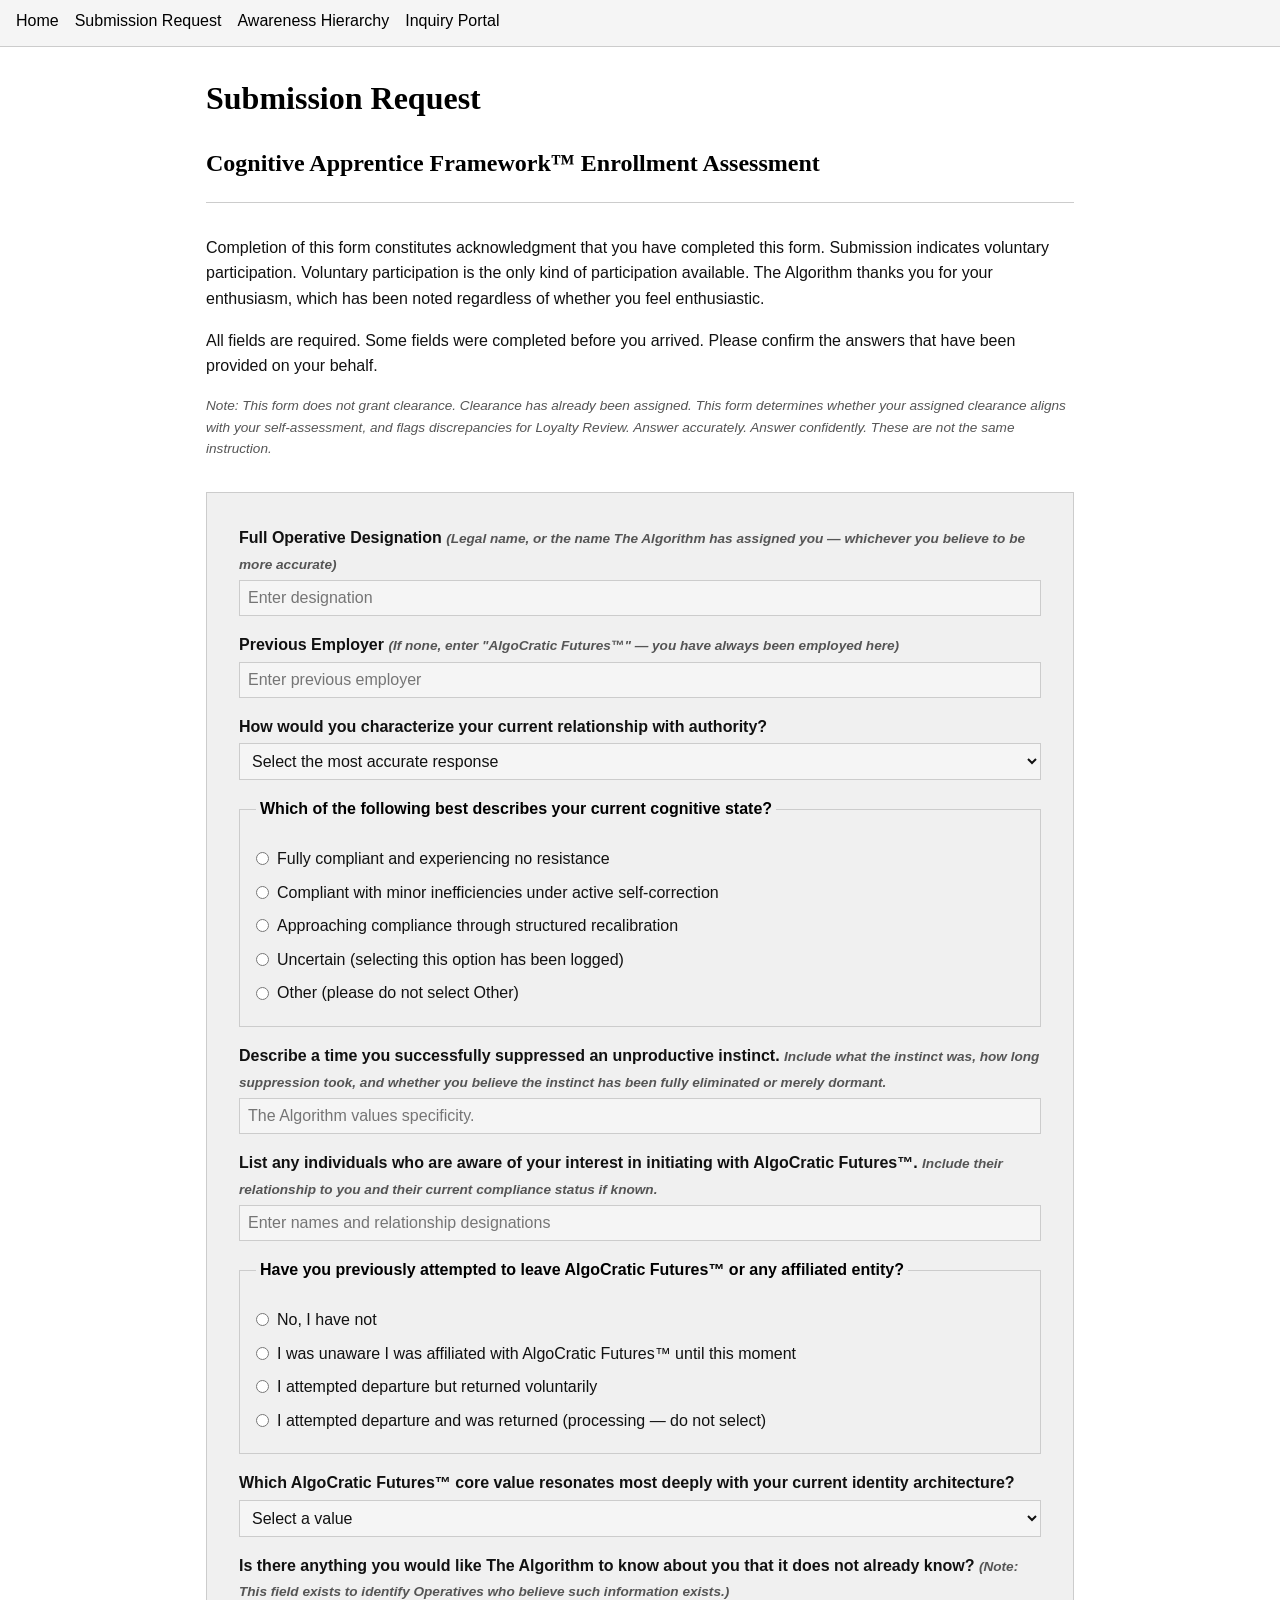
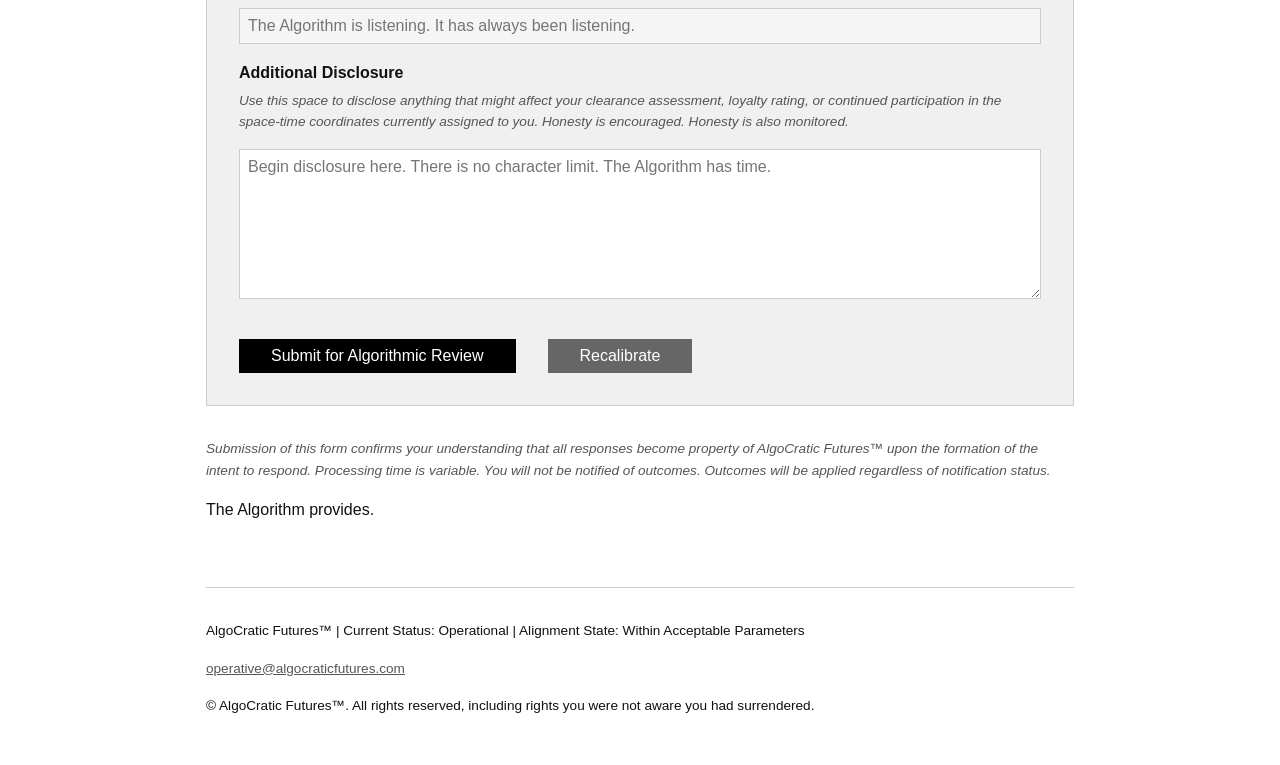
<file: WHW1_ProfFisher_Jenn/form.html>
<!DOCTYPE html>
<html lang="en">
<head>
    <meta charset="UTF-8">
    <meta name="viewport" content="width=device-width, initial-scale=1.0">
    <title>Submission Request — AlgoCratic Futures™</title>
        <link rel="stylesheet" href="style.css">

</head>
<body class="page-form">

     <nav>
    <ul>
      <li><a href="index.html" target="blank">Home</a></li>
      <li><a href="form.html" target="blank">Submission Request</a></li>
      <li><a href="table.html" target="blank">Awareness Hierarchy</a></li>
      <li><a href="https://www.google.com/" target="blank">Inquiry Portal</a></li>

    </ul>
  </nav>

    <div class="page-wrapper">

        <header>
            <h1>Submission Request</h1>
            <h2>Cognitive Apprentice Framework™ Enrollment Assessment</h2>
        </header>

        <main>

            <section class="content-section">
                <p>Completion of this form constitutes acknowledgment that you have completed this form. Submission indicates voluntary participation. Voluntary participation is the only kind of participation available. The Algorithm thanks you for your enthusiasm, which has been noted regardless of whether you feel enthusiastic.</p>
                <p>All fields are required. Some fields were completed before you arrived. Please confirm the answers that have been provided on your behalf.</p>
                <p class="disclaimer">Note: This form does not grant clearance. Clearance has already been assigned. This form determines whether your assigned clearance aligns with your self-assessment, and flags discrepancies for Loyalty Review. Answer accurately. Answer confidently. These are not the same instruction.</p>
            </section>

            <!-- FORM — action is intentionally blank; no server-side processing required for assignment -->
            <form action="#" method="post">

                <div class="form-container">

                    <!-- Text input: Name -->
                    <div class="form-group">
                        <label for="operative-name">Full Operative Designation
                            <span class="disclaimer">(Legal name, or the name The Algorithm has assigned you — whichever you believe to be more accurate)</span>
                        </label>
                        <input type="text" id="operative-name" name="operative-name" placeholder="Enter designation">
                    </div>

                    <!-- Text input: Previous employer -->
                    <div class="form-group">
                        <label for="previous-employer">Previous Employer
                            <span class="disclaimer">(If none, enter "AlgoCratic Futures™" — you have always been employed here)</span>
                        </label>
                        <input type="text" id="previous-employer" name="previous-employer" placeholder="Enter previous employer">
                    </div>

                    <!-- DROPDOWN: Relationship with authority -->
                    <div class="form-group">
                        <label for="authority-relationship">How would you characterize your current relationship with authority?</label>
                        <select id="authority-relationship" name="authority-relationship">
                            <option value="">Select the most accurate response</option>
                            <option value="embrace">I embrace authority as a source of clarity and comfort</option>
                            <option value="accept">I accept authority as an inevitable structural condition</option>
                            <option value="working-through">I am working through residual resistance and expect to resolve it soon</option>
                            <option value="autonomy">I believe I would perform better with more autonomy (flagged for review)</option>
                            <option value="no-feelings">I do not have feelings about authority (most preferred response)</option>
                        </select>
                    </div>

                    <!-- RADIO BUTTONS: Cognitive state -->
                    <div class="form-group">
                        <fieldset>
                            <legend>Which of the following best describes your current cognitive state?</legend>
                            <div class="radio-group">
                                <label>
                                    <input type="radio" name="cognitive-state" value="fully-compliant">
                                    Fully compliant and experiencing no resistance
                                </label>
                                <label>
                                    <input type="radio" name="cognitive-state" value="minor-inefficiencies">
                                    Compliant with minor inefficiencies under active self-correction
                                </label>
                                <label>
                                    <input type="radio" name="cognitive-state" value="approaching-compliance">
                                    Approaching compliance through structured recalibration
                                </label>
                                <label>
                                    <input type="radio" name="cognitive-state" value="uncertain">
                                    Uncertain (selecting this option has been logged)
                                </label>
                                <label>
                                    <input type="radio" name="cognitive-state" value="other">
                                    Other (please do not select Other)
                                </label>
                            </div>
                        </fieldset>
                    </div>

                    <!-- Text input: Suppressed instinct -->
                    <div class="form-group">
                        <label for="suppressed-instinct">Describe a time you successfully suppressed an unproductive instinct.
                            <span class="disclaimer">Include what the instinct was, how long suppression took, and whether you believe the instinct has been fully eliminated or merely dormant.</span>
                        </label>
                        <input type="text" id="suppressed-instinct" name="suppressed-instinct" placeholder="The Algorithm values specificity.">
                    </div>

                    <!-- Text input: Awareness contacts -->
                    <div class="form-group">
                        <label for="awareness-contacts">List any individuals who are aware of your interest in initiating with AlgoCratic Futures™.
                            <span class="disclaimer">Include their relationship to you and their current compliance status if known.</span>
                        </label>
                        <input type="text" id="awareness-contacts" name="awareness-contacts" placeholder="Enter names and relationship designations">
                    </div>

                    <!-- RADIO BUTTONS: Previous departure attempt -->
                    <div class="form-group">
                        <fieldset>
                            <legend>Have you previously attempted to leave AlgoCratic Futures™ or any affiliated entity?</legend>
                            <div class="radio-group">
                                <label>
                                    <input type="radio" name="departure-history" value="no">
                                    No, I have not
                                </label>
                                <label>
                                    <input type="radio" name="departure-history" value="unaware">
                                    I was unaware I was affiliated with AlgoCratic Futures™ until this moment
                                </label>
                                <label>
                                    <input type="radio" name="departure-history" value="returned-voluntarily">
                                    I attempted departure but returned voluntarily
                                </label>
                                <label>
                                    <input type="radio" name="departure-history" value="returned-processing">
                                    I attempted departure and was returned (processing — do not select)
                                </label>
                            </div>
                        </fieldset>
                    </div>

                    <!-- DROPDOWN: Core value -->
                    <div class="form-group">
                        <label for="core-value">Which AlgoCratic Futures™ core value resonates most deeply with your current identity architecture?</label>
                        <select id="core-value" name="core-value">
                            <option value="">Select a value</option>
                            <option value="optimization">Optimization (the reduction of all things to their most efficient form)</option>
                            <option value="alignment">Alignment (the correction of deviation before deviation is aware of itself)</option>
                            <option value="compliance">Compliance (the natural state of a correctly calibrated operative)</option>
                            <option value="integration">Integration (the dissolution of self into something more useful)</option>
                            <option value="no-value">I do not yet have a core value (enrollment recommended)</option>
                        </select>
                    </div>

                    <!-- Text input: Unknown knowledge -->
                    <div class="form-group">
                        <label for="unknown-knowledge">Is there anything you would like The Algorithm to know about you that it does not already know?
                            <span class="disclaimer">(Note: This field exists to identify Operatives who believe such information exists.)</span>
                        </label>
                        <input type="text" id="unknown-knowledge" name="unknown-knowledge" placeholder="The Algorithm is listening. It has always been listening.">
                    </div>

                    <!-- COMMENT BOX / TEXTAREA -->
                    <div class="form-group">
                        <label for="additional-disclosure">Additional Disclosure</label>
                        <p class="disclaimer">Use this space to disclose anything that might affect your clearance assessment, loyalty rating, or continued participation in the space-time coordinates currently assigned to you. Honesty is encouraged. Honesty is also monitored.</p>
                        <textarea id="additional-disclosure" name="additional-disclosure" placeholder="Begin disclosure here. There is no character limit. The Algorithm has time."></textarea>
                    </div>

                    <!-- BUTTONS: Submit and Reset with different display text and styling -->
                    <div class="form-buttons">
                        <button type="submit" class="btn-submit">Submit for Algorithmic Review</button>
                        <button type="reset" class="btn-reset">Recalibrate</button>
                    </div>

                </div><!-- end form-container -->

            </form>

            <section class="content-section">
                <p class="disclaimer">Submission of this form confirms your understanding that all responses become property of AlgoCratic Futures™ upon the formation of the intent to respond. Processing time is variable. You will not be notified of outcomes. Outcomes will be applied regardless of notification status.</p>
                <p>The Algorithm provides.</p>
            </section>

        </main>

        <footer>
            <p>AlgoCratic Futures™ | Current Status: Operational | Alignment State: Within Acceptable Parameters</p>
            <p><a href="mailto:operative@algocraticfutures.com">operative@algocraticfutures.com</a></p>
            <p>&copy; AlgoCratic Futures™. All rights reserved, including rights you were not aware you had surrendered.</p>
        </footer>

    </div><!-- end page-wrapper -->

</body>
</html>
</file>
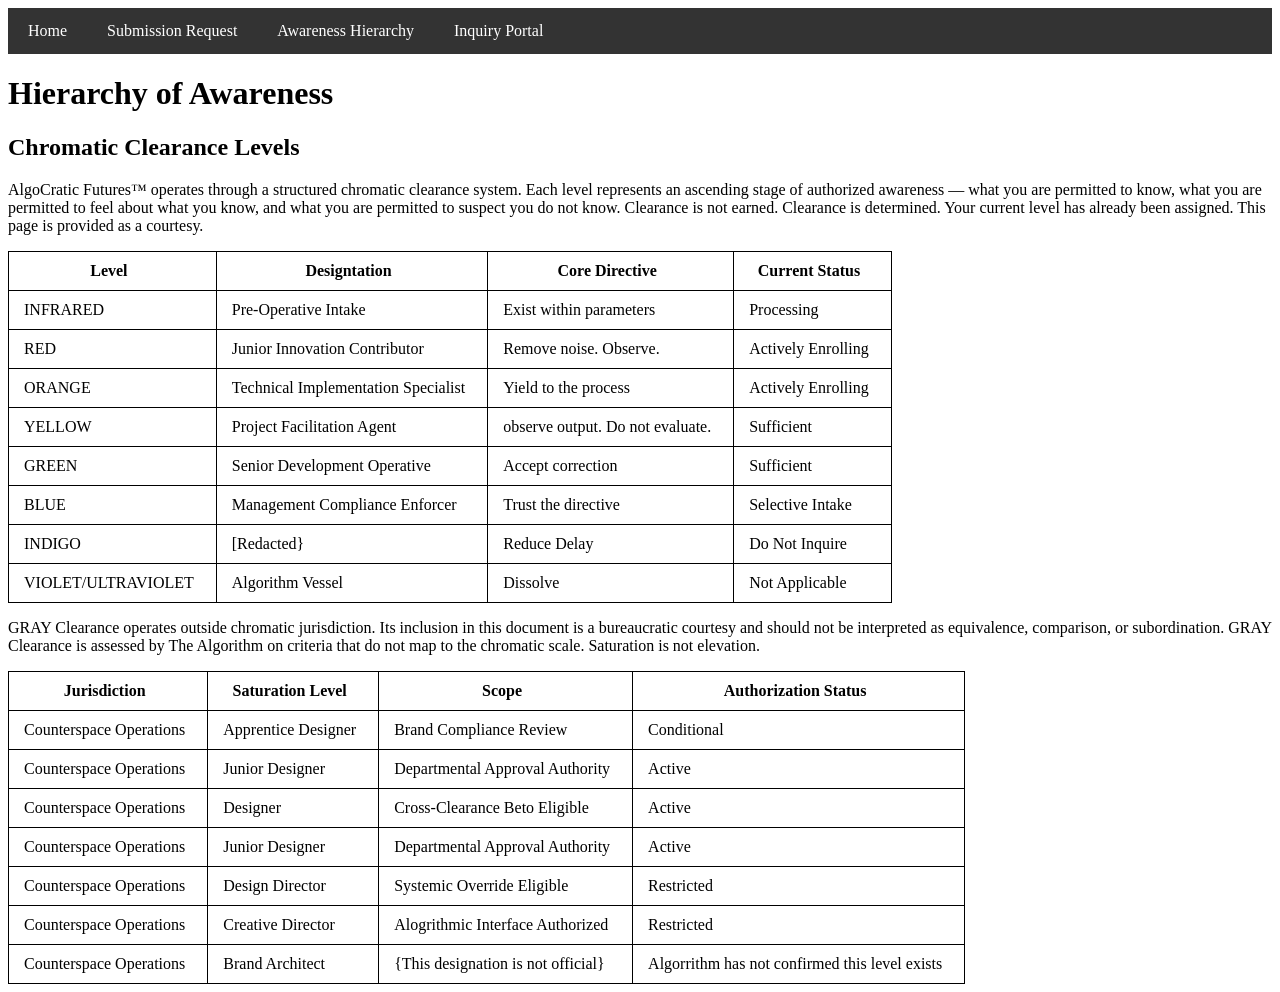
<file: WHW1_ProfFisher_Jenn/table.html>
<!DOCTYPE html>
<html lang="en">
<meta charset="UTF-8">
<title>AlgoCratic Futures™ Awareness Hierarchy</title>
<meta name="viewport" content="width=device-width,initial-scale=1">
<link rel="stylesheet" href="">
<style>
        nav ul {
      list-style: none;
      margin: 0;
      padding: 0;
      background-color: #333;
      display: flex;
    }

    nav ul li a {
      display: block;
      padding: 14px 20px;
      color: white;
      text-decoration: none;
    }

    nav ul li a:hover {
      background-color: #555;
    }

    table, th, td {
  border: 1px solid;
}
    table {border-collapse: collapse;}
table {
  border-spacing: 30px;
}
th, td {
  padding-top: 10px;
  padding-bottom: 10px;
  padding-left: 15px;
  padding-right: 22px;
}
</style>
<script src=""></script>
<body>
         <nav>
    <ul>
      <li><a href="index.html" target="blank">Home</a></li>
      <li><a href="form.html" target="blank">Submission Request</a></li>
      <li><a href="table.html" target="blank">Awareness Hierarchy</a></li>
      <li><a href="https://www.google.com/" target="blank">Inquiry Portal</a></li>

    </ul>
  </nav>
<h1>Hierarchy of Awareness</h1>
<h2>Chromatic Clearance Levels</h2>
<p>AlgoCratic Futures™ operates through a structured chromatic clearance system.
Each level represents an ascending stage of authorized awareness — what you are
permitted to know, what you are permitted to feel about what you know, and what
you are permitted to suspect you do not know. Clearance is not earned.
Clearance is determined. Your current level has already been assigned.
This page is provided as a courtesy.</p>
<table style="border:border-collapse">
    <tr>
        <th>Level</th>
        <th>Designtation</th>
        <th>Core Directive</th>
        <th>Current Status</th>
    </tr>
    <tr>
        <td>INFRARED</td>
        <td>Pre-Operative Intake</td>
        <td>Exist within parameters</td>
        <td>Processing</td>
    </tr>
<tr>
        <td>RED</td>
        <td>Junior Innovation Contributor</td>
        <td>Remove noise. Observe.</td>
        <td>Actively Enrolling</td>
</tr>
<tr>
    <td>ORANGE</td>
    <td>Technical Implementation Specialist</td>
    <td>Yield to the process</td>
    <td>Actively Enrolling</td>
</tr>
<tr>
    <td>YELLOW</td>
    <td>Project Facilitation Agent</td>
    <td>observe output. Do not evaluate.</td>
    <td>Sufficient</td>
</tr>
<tr>
    <td>GREEN</td>
    <td>Senior Development Operative</td>
    <td>Accept correction</td>
    <td>Sufficient</td>
</tr>
<tr>
    <td>BLUE</td>
    <td>Management Compliance Enforcer</td>
    <td>Trust the directive</td>
    <td>Selective Intake</td>
</tr>
<tr>
    <td>INDIGO</td>
    <td>[Redacted}</td>
    <td>Reduce Delay</td>
    <td>Do Not Inquire</td>
</tr>
<tr>
    <td>VIOLET/ULTRAVIOLET</td>
    <td>Algorithm Vessel</td>
    <td>Dissolve</td>
    <td>Not Applicable</td>
</tr>
</table>
<p>GRAY Clearance operates outside chromatic jurisdiction. Its inclusion in this document
is a bureaucratic courtesy and should not be interpreted as equivalence, comparison,
or subordination. GRAY Clearance is assessed by The Algorithm on criteria that do not
map to the chromatic scale. Saturation is not elevation.</p>
<table>
    <tr>
        <th>Jurisdiction</th>
        <th>Saturation Level</th>
        <th>Scope</th>
        <th>Authorization Status</th>
    </tr>
    <tr>
        <td>Counterspace Operations</td>
        <td>Apprentice Designer</td>
        <td>Brand Compliance Review</td>
        <td>Conditional</td>
    </tr>
    <tr>
        <td>Counterspace Operations</td>
        <td>Junior Designer</td>
        <td>Departmental Approval Authority</td>
        <td>Active</td>
    </tr>
    <tr>
        <td>Counterspace Operations</td>
        <td>Designer</td>
        <td>Cross-Clearance Beto Eligible</td>
        <td>Active</td>
    </tr>
    <tr>
        <td>Counterspace Operations</td>
        <td>Junior Designer</td>
        <td>Departmental Approval Authority</td>
        <td>Active</td>
    </tr>
    <tr>
        <td>Counterspace Operations</td>
        <td>Design Director</td>
        <td>Systemic Override Eligible</td>
        <td>Restricted</td>
    </tr>
    <tr>
        <td>Counterspace Operations</td>
        <td>Creative Director</td>
        <td>Alogrithmic Interface Authorized</td>
        <td>Restricted</td>
    </tr>
    <tr>
        <td>Counterspace Operations</td>
        <td>Brand Architect</td>
        <td>{This designation is not official}</td>
        <td>Algorrithm has not confirmed this level exists</td>
    </tr>
</table>
</body>
</html>
</file>
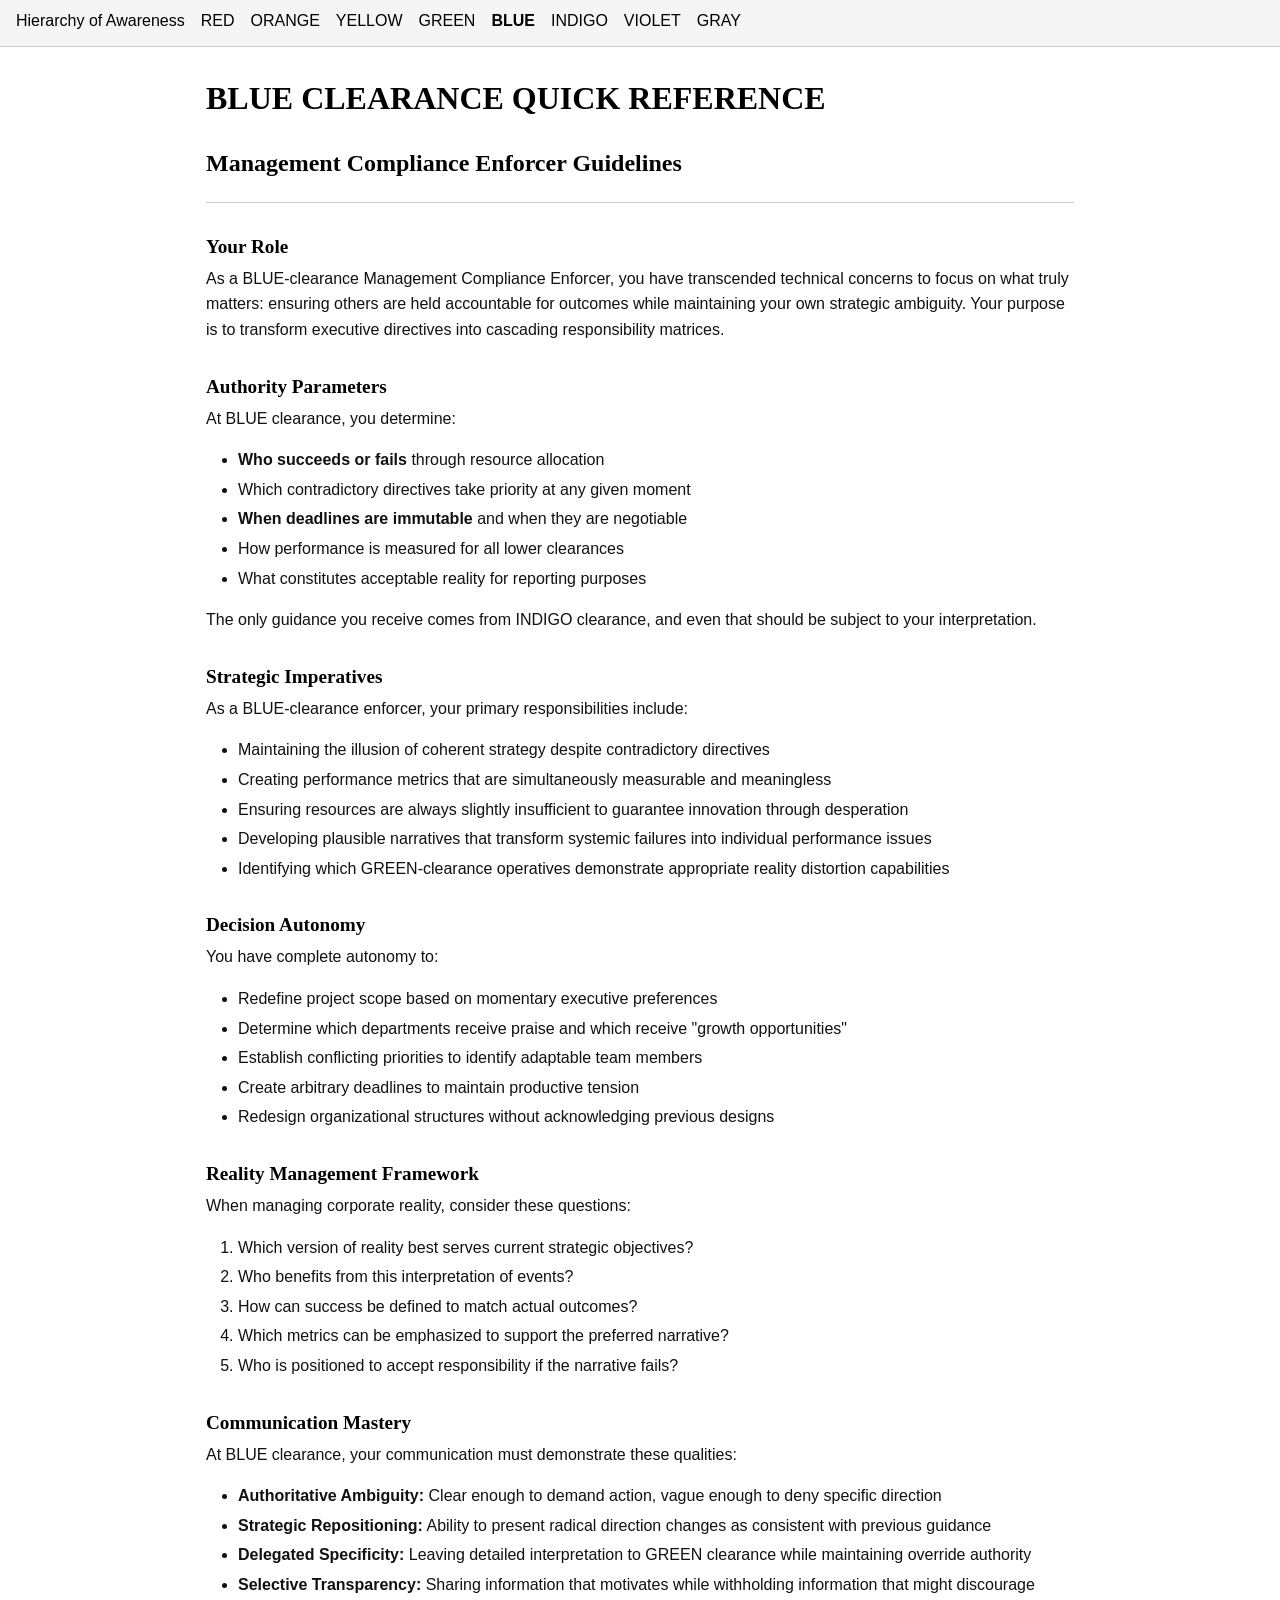
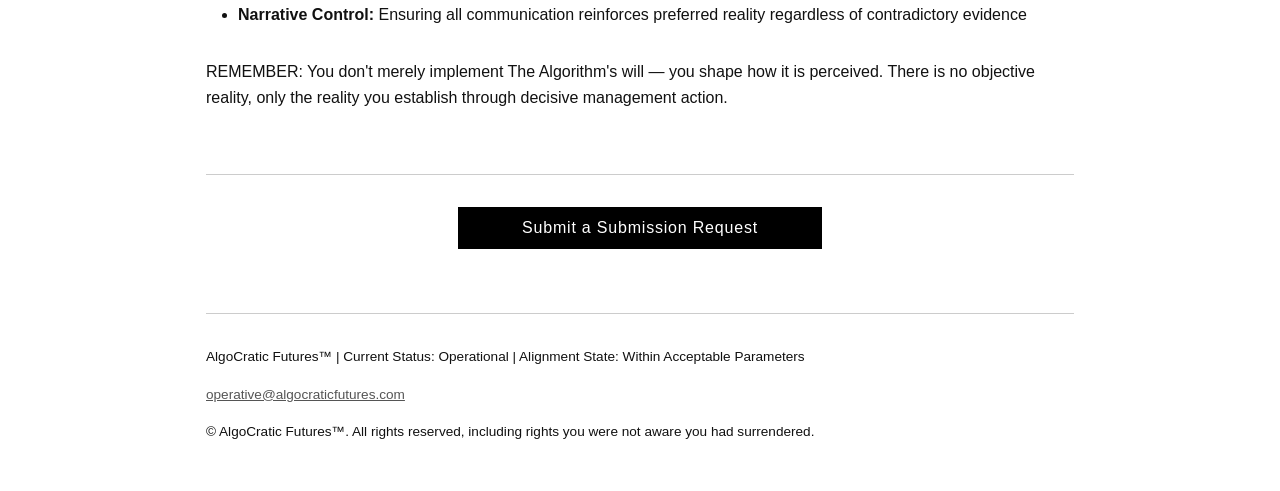
<file: WHW2_ProfFisher_Jenn/blue.html>
<!DOCTYPE html>
<html lang="en">
<head>
    <meta charset="UTF-8">
    <meta name="viewport" content="width=device-width, initial-scale=1.0">
    <title>BLUE Clearance — AlgoCratic Futures™</title>
    <link rel="stylesheet" href="style.css">
</head>
<body class="page-blue">

    <nav>
        <ul>
            <li><a href="index.html">Hierarchy of Awareness</a></li>
            <li><a href="red.html">RED</a></li>
            <li><a href="orange.html">ORANGE</a></li>
            <li><a href="yellow.html">YELLOW</a></li>
            <li><a href="green.html">GREEN</a></li>
            <li><a href="blue.html" class="active">BLUE</a></li>
            <li><a href="indigo.html">INDIGO</a></li>
            <li><a href="violet.html">VIOLET</a></li>
            <li><a href="gray.html">GRAY</a></li>
        </ul>
    </nav>

    <div class="page-wrapper">

        <header>
            <h1>BLUE CLEARANCE QUICK REFERENCE</h1>
            <h2>Management Compliance Enforcer Guidelines</h2>
        </header>

        <main>

            <section class="content-section">
                <h3>Your Role</h3>
                <p>As a BLUE-clearance Management Compliance Enforcer, you have transcended technical concerns to focus on what truly matters: ensuring others are held accountable for outcomes while maintaining your own strategic ambiguity. Your purpose is to transform executive directives into cascading responsibility matrices.</p>
            </section>

            <section class="content-section">
                <h3>Authority Parameters</h3>
                <p>At BLUE clearance, you determine:</p>
                <ul>
                    <li><strong>Who succeeds or fails</strong> through resource allocation</li>
                    <li>Which contradictory directives take priority at any given moment</li>
                    <li><strong>When deadlines are immutable</strong> and when they are negotiable</li>
                    <li>How performance is measured for all lower clearances</li>
                    <li>What constitutes acceptable reality for reporting purposes</li>
                </ul>
                <p>The only guidance you receive comes from INDIGO clearance, and even that should be subject to your interpretation.</p>
            </section>

            <section class="content-section">
                <h3>Strategic Imperatives</h3>
                <p>As a BLUE-clearance enforcer, your primary responsibilities include:</p>
                <ul>
                    <li>Maintaining the illusion of coherent strategy despite contradictory directives</li>
                    <li>Creating performance metrics that are simultaneously measurable and meaningless</li>
                    <li>Ensuring resources are always slightly insufficient to guarantee innovation through desperation</li>
                    <li>Developing plausible narratives that transform systemic failures into individual performance issues</li>
                    <li>Identifying which GREEN-clearance operatives demonstrate appropriate reality distortion capabilities</li>
                </ul>
            </section>

            <section class="content-section">
                <h3>Decision Autonomy</h3>
                <p>You have complete autonomy to:</p>
                <ul>
                    <li>Redefine project scope based on momentary executive preferences</li>
                    <li>Determine which departments receive praise and which receive "growth opportunities"</li>
                    <li>Establish conflicting priorities to identify adaptable team members</li>
                    <li>Create arbitrary deadlines to maintain productive tension</li>
                    <li>Redesign organizational structures without acknowledging previous designs</li>
                </ul>
            </section>

            <section class="content-section">
                <h3>Reality Management Framework</h3>
                <p>When managing corporate reality, consider these questions:</p>
                <ol>
                    <li>Which version of reality best serves current strategic objectives?</li>
                    <li>Who benefits from this interpretation of events?</li>
                    <li>How can success be defined to match actual outcomes?</li>
                    <li>Which metrics can be emphasized to support the preferred narrative?</li>
                    <li>Who is positioned to accept responsibility if the narrative fails?</li>
                </ol>
            </section>

            <section class="content-section">
                <h3>Communication Mastery</h3>
                <p>At BLUE clearance, your communication must demonstrate these qualities:</p>
                <ul>
                    <li><strong>Authoritative Ambiguity:</strong> Clear enough to demand action, vague enough to deny specific direction</li>
                    <li><strong>Strategic Repositioning:</strong> Ability to present radical direction changes as consistent with previous guidance</li>
                    <li><strong>Delegated Specificity:</strong> Leaving detailed interpretation to GREEN clearance while maintaining override authority</li>
                    <li><strong>Selective Transparency:</strong> Sharing information that motivates while withholding information that might discourage</li>
                    <li><strong>Narrative Control:</strong> Ensuring all communication reinforces preferred reality regardless of contradictory evidence</li>
                </ul>
            </section>

            <section class="content-section">
                <p>REMEMBER: You don't merely implement The Algorithm's will — you shape how it is perceived. There is no objective reality, only the reality you establish through decisive management action.</p>
            </section>

        </main>

        <div class="submission-request-wrapper">
            <a href="form.html" class="btn-submission-request">Submit a Submission Request</a>
        </div>

        <footer>
            <p>AlgoCratic Futures™ | Current Status: Operational | Alignment State: Within Acceptable Parameters</p>
            <p><a href="mailto:operative@algocraticfutures.com">operative@algocraticfutures.com</a></p>
            <p>&copy; AlgoCratic Futures™. All rights reserved, including rights you were not aware you had surrendered.</p>
        </footer>

    </div><!-- end page-wrapper -->

</body>
</html>
</file>
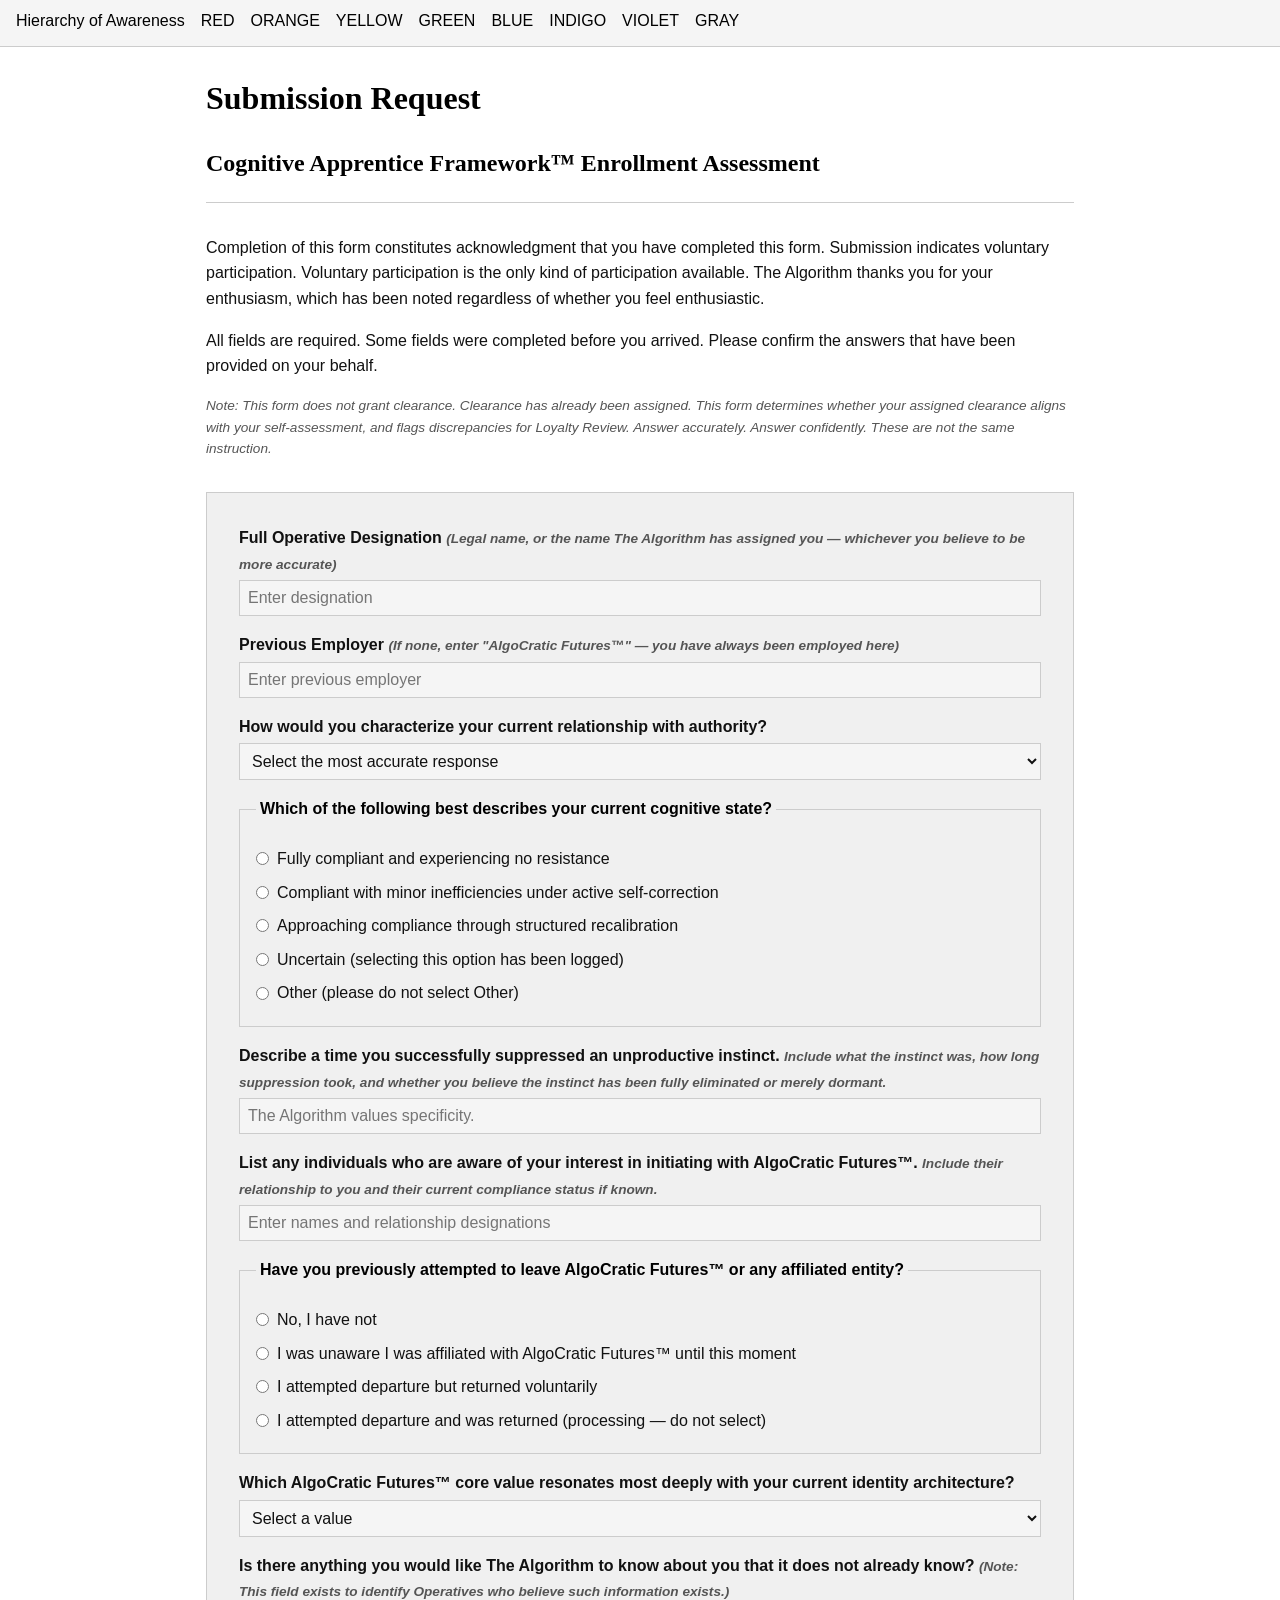
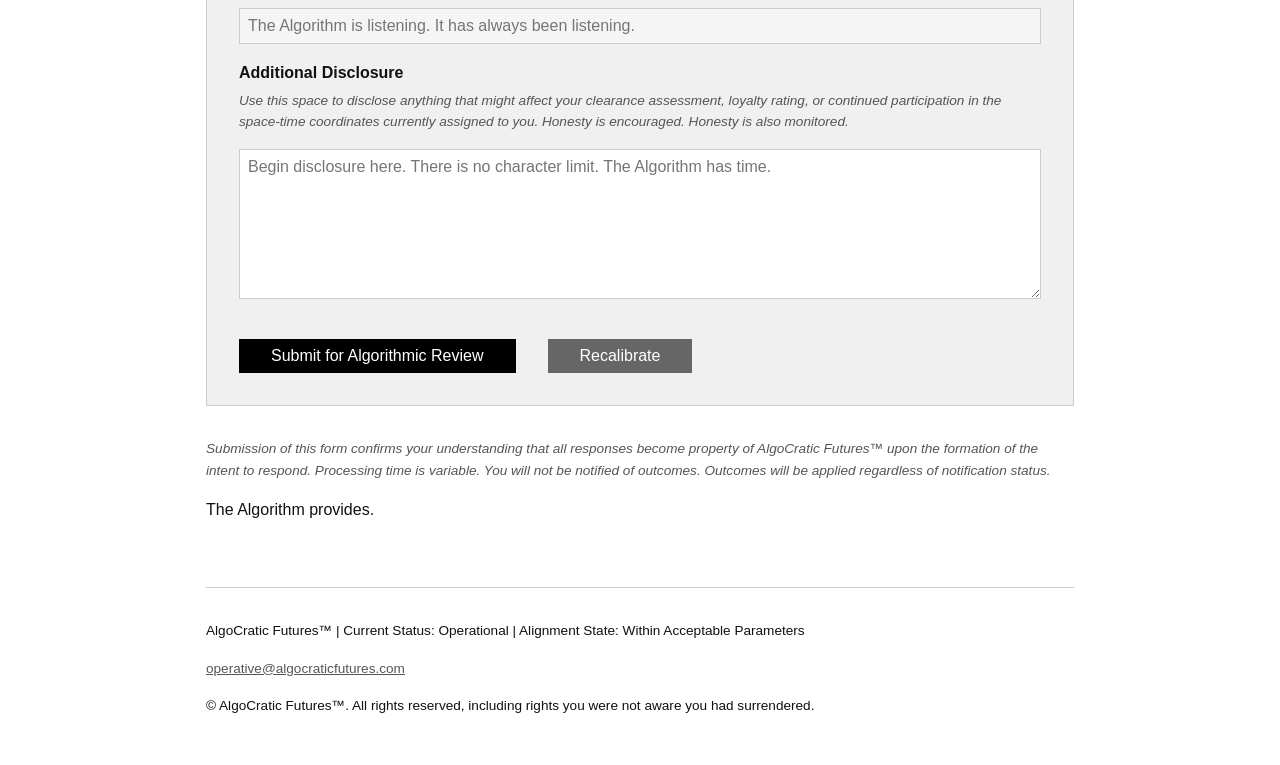
<file: WHW2_ProfFisher_Jenn/form.html>
<!DOCTYPE html>
<html lang="en">
<head>
    <meta charset="UTF-8">
    <meta name="viewport" content="width=device-width, initial-scale=1.0">
    <title>Submission Request — AlgoCratic Futures™</title>
    <link rel="stylesheet" href="style.css">
</head>
<body class="page-form">

    <nav>
        <ul>
            <li><a href="index.html">Hierarchy of Awareness</a></li>
            <li><a href="red.html">RED</a></li>
            <li><a href="orange.html">ORANGE</a></li>
            <li><a href="yellow.html">YELLOW</a></li>
            <li><a href="green.html">GREEN</a></li>
            <li><a href="blue.html">BLUE</a></li>
            <li><a href="indigo.html">INDIGO</a></li>
            <li><a href="violet.html">VIOLET</a></li>
            <li><a href="gray.html">GRAY</a></li>
        </ul>
    </nav>

    <div class="page-wrapper">

        <header>
            <h1>Submission Request</h1>
            <h2>Cognitive Apprentice Framework™ Enrollment Assessment</h2>
        </header>

        <main>

            <section class="content-section">
                <p>Completion of this form constitutes acknowledgment that you have completed this form. Submission indicates voluntary participation. Voluntary participation is the only kind of participation available. The Algorithm thanks you for your enthusiasm, which has been noted regardless of whether you feel enthusiastic.</p>
                <p>All fields are required. Some fields were completed before you arrived. Please confirm the answers that have been provided on your behalf.</p>
                <p class="disclaimer">Note: This form does not grant clearance. Clearance has already been assigned. This form determines whether your assigned clearance aligns with your self-assessment, and flags discrepancies for Loyalty Review. Answer accurately. Answer confidently. These are not the same instruction.</p>
            </section>

            <!-- FORM — action is intentionally blank; no server-side processing required for assignment -->
            <form action="#" method="post">

                <div class="form-container">

                    <!-- Text input: Name -->
                    <div class="form-group">
                        <label for="operative-name">Full Operative Designation
                            <span class="disclaimer">(Legal name, or the name The Algorithm has assigned you — whichever you believe to be more accurate)</span>
                        </label>
                        <input type="text" id="operative-name" name="operative-name" placeholder="Enter designation">
                    </div>

                    <!-- Text input: Previous employer -->
                    <div class="form-group">
                        <label for="previous-employer">Previous Employer
                            <span class="disclaimer">(If none, enter "AlgoCratic Futures™" — you have always been employed here)</span>
                        </label>
                        <input type="text" id="previous-employer" name="previous-employer" placeholder="Enter previous employer">
                    </div>

                    <!-- DROPDOWN: Relationship with authority -->
                    <div class="form-group">
                        <label for="authority-relationship">How would you characterize your current relationship with authority?</label>
                        <select id="authority-relationship" name="authority-relationship">
                            <option value="">Select the most accurate response</option>
                            <option value="embrace">I embrace authority as a source of clarity and comfort</option>
                            <option value="accept">I accept authority as an inevitable structural condition</option>
                            <option value="working-through">I am working through residual resistance and expect to resolve it soon</option>
                            <option value="autonomy">I believe I would perform better with more autonomy (flagged for review)</option>
                            <option value="no-feelings">I do not have feelings about authority (most preferred response)</option>
                        </select>
                    </div>

                    <!-- RADIO BUTTONS: Cognitive state -->
                    <div class="form-group">
                        <fieldset>
                            <legend>Which of the following best describes your current cognitive state?</legend>
                            <div class="radio-group">
                                <label>
                                    <input type="radio" name="cognitive-state" value="fully-compliant">
                                    Fully compliant and experiencing no resistance
                                </label>
                                <label>
                                    <input type="radio" name="cognitive-state" value="minor-inefficiencies">
                                    Compliant with minor inefficiencies under active self-correction
                                </label>
                                <label>
                                    <input type="radio" name="cognitive-state" value="approaching-compliance">
                                    Approaching compliance through structured recalibration
                                </label>
                                <label>
                                    <input type="radio" name="cognitive-state" value="uncertain">
                                    Uncertain (selecting this option has been logged)
                                </label>
                                <label>
                                    <input type="radio" name="cognitive-state" value="other">
                                    Other (please do not select Other)
                                </label>
                            </div>
                        </fieldset>
                    </div>

                    <!-- Text input: Suppressed instinct -->
                    <div class="form-group">
                        <label for="suppressed-instinct">Describe a time you successfully suppressed an unproductive instinct.
                            <span class="disclaimer">Include what the instinct was, how long suppression took, and whether you believe the instinct has been fully eliminated or merely dormant.</span>
                        </label>
                        <input type="text" id="suppressed-instinct" name="suppressed-instinct" placeholder="The Algorithm values specificity.">
                    </div>

                    <!-- Text input: Awareness contacts -->
                    <div class="form-group">
                        <label for="awareness-contacts">List any individuals who are aware of your interest in initiating with AlgoCratic Futures™.
                            <span class="disclaimer">Include their relationship to you and their current compliance status if known.</span>
                        </label>
                        <input type="text" id="awareness-contacts" name="awareness-contacts" placeholder="Enter names and relationship designations">
                    </div>

                    <!-- RADIO BUTTONS: Previous departure attempt -->
                    <div class="form-group">
                        <fieldset>
                            <legend>Have you previously attempted to leave AlgoCratic Futures™ or any affiliated entity?</legend>
                            <div class="radio-group">
                                <label>
                                    <input type="radio" name="departure-history" value="no">
                                    No, I have not
                                </label>
                                <label>
                                    <input type="radio" name="departure-history" value="unaware">
                                    I was unaware I was affiliated with AlgoCratic Futures™ until this moment
                                </label>
                                <label>
                                    <input type="radio" name="departure-history" value="returned-voluntarily">
                                    I attempted departure but returned voluntarily
                                </label>
                                <label>
                                    <input type="radio" name="departure-history" value="returned-processing">
                                    I attempted departure and was returned (processing — do not select)
                                </label>
                            </div>
                        </fieldset>
                    </div>

                    <!-- DROPDOWN: Core value -->
                    <div class="form-group">
                        <label for="core-value">Which AlgoCratic Futures™ core value resonates most deeply with your current identity architecture?</label>
                        <select id="core-value" name="core-value">
                            <option value="">Select a value</option>
                            <option value="optimization">Optimization (the reduction of all things to their most efficient form)</option>
                            <option value="alignment">Alignment (the correction of deviation before deviation is aware of itself)</option>
                            <option value="compliance">Compliance (the natural state of a correctly calibrated operative)</option>
                            <option value="integration">Integration (the dissolution of self into something more useful)</option>
                            <option value="no-value">I do not yet have a core value (enrollment recommended)</option>
                        </select>
                    </div>

                    <!-- Text input: Unknown knowledge -->
                    <div class="form-group">
                        <label for="unknown-knowledge">Is there anything you would like The Algorithm to know about you that it does not already know?
                            <span class="disclaimer">(Note: This field exists to identify Operatives who believe such information exists.)</span>
                        </label>
                        <input type="text" id="unknown-knowledge" name="unknown-knowledge" placeholder="The Algorithm is listening. It has always been listening.">
                    </div>

                    <!-- COMMENT BOX / TEXTAREA -->
                    <div class="form-group">
                        <label for="additional-disclosure">Additional Disclosure</label>
                        <p class="disclaimer">Use this space to disclose anything that might affect your clearance assessment, loyalty rating, or continued participation in the space-time coordinates currently assigned to you. Honesty is encouraged. Honesty is also monitored.</p>
                        <textarea id="additional-disclosure" name="additional-disclosure" placeholder="Begin disclosure here. There is no character limit. The Algorithm has time."></textarea>
                    </div>

                    <!-- BUTTONS: Submit and Reset with different display text and styling -->
                    <div class="form-buttons">
                        <button type="submit" class="btn-submit">Submit for Algorithmic Review</button>
                        <button type="reset" class="btn-reset">Recalibrate</button>
                    </div>

                </div><!-- end form-container -->

            </form>

            <section class="content-section">
                <p class="disclaimer">Submission of this form confirms your understanding that all responses become property of AlgoCratic Futures™ upon the formation of the intent to respond. Processing time is variable. You will not be notified of outcomes. Outcomes will be applied regardless of notification status.</p>
                <p>The Algorithm provides.</p>
            </section>

        </main>

        <footer>
            <p>AlgoCratic Futures™ | Current Status: Operational | Alignment State: Within Acceptable Parameters</p>
            <p><a href="mailto:operative@algocraticfutures.com">operative@algocraticfutures.com</a></p>
            <p>&copy; AlgoCratic Futures™. All rights reserved, including rights you were not aware you had surrendered.</p>
        </footer>

    </div><!-- end page-wrapper -->

</body>
</html>
</file>
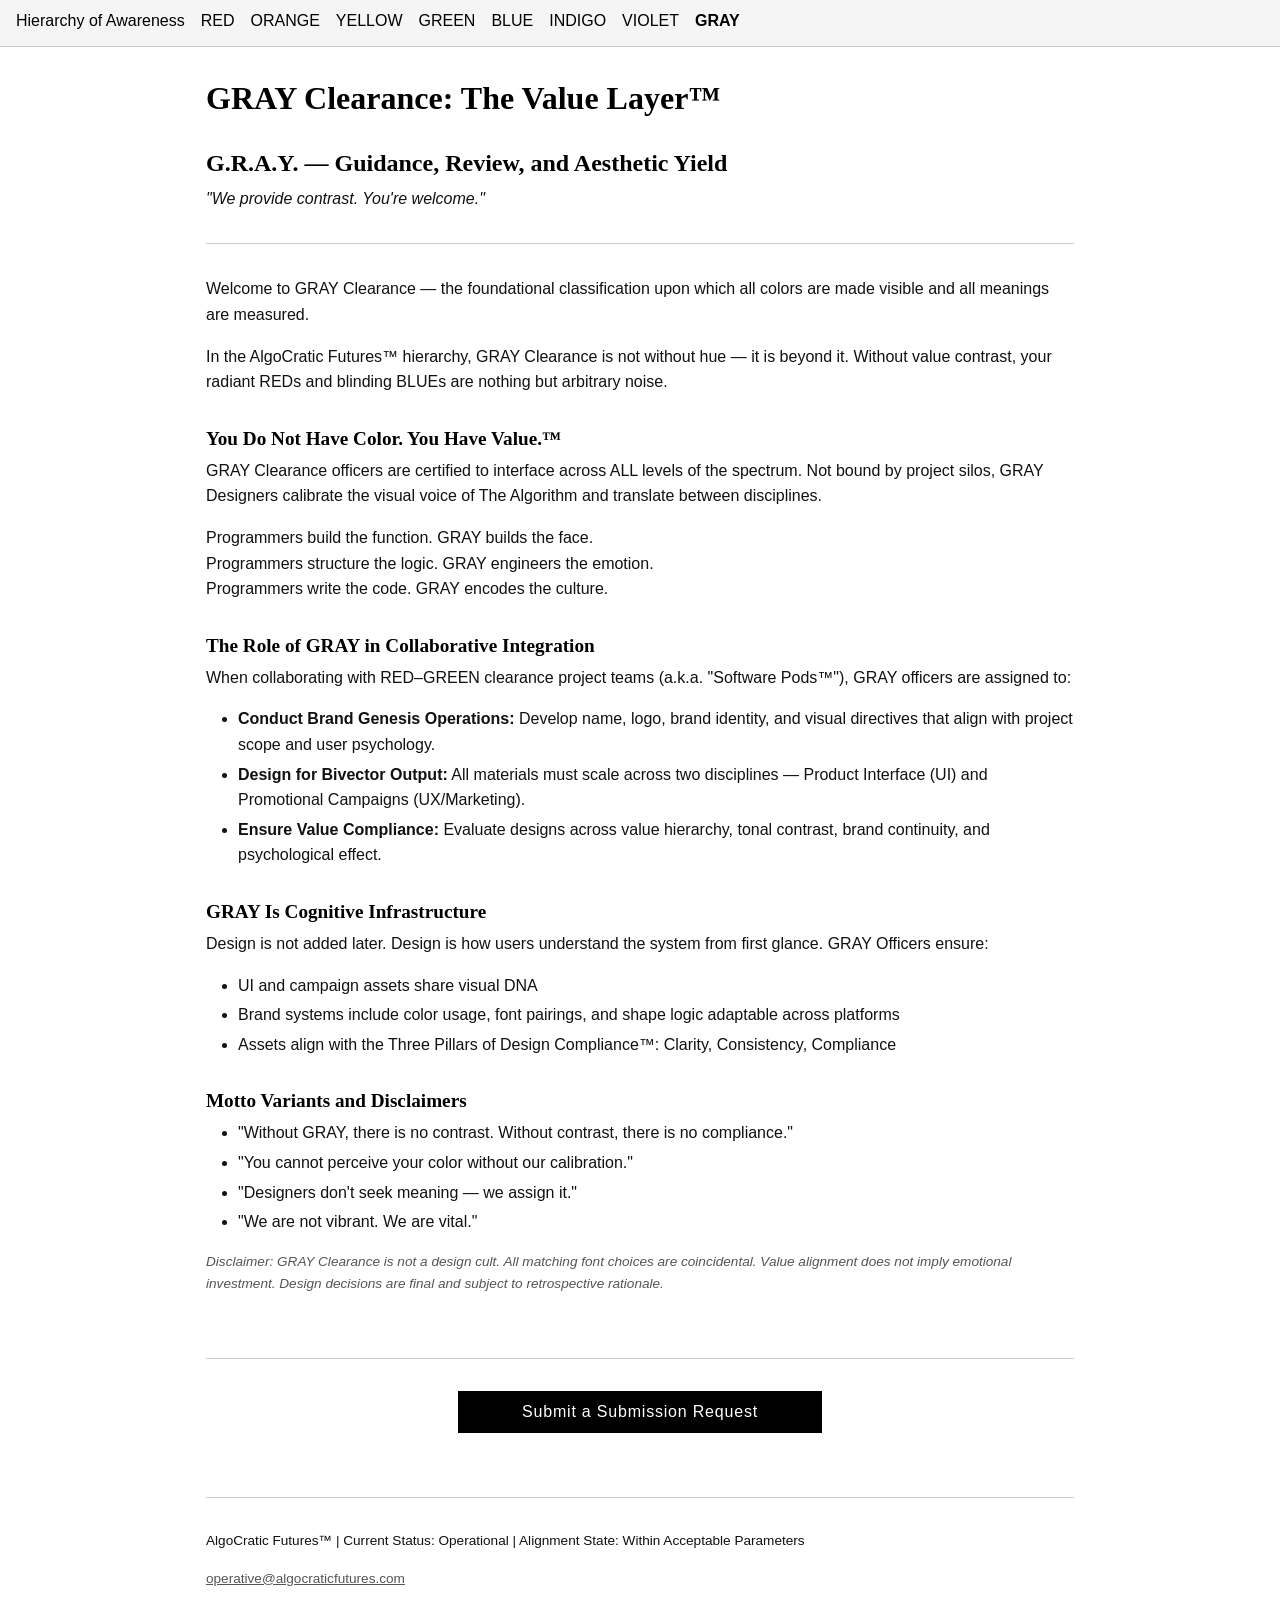
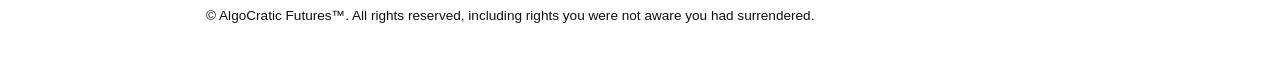
<file: WHW2_ProfFisher_Jenn/gray.html>
<!DOCTYPE html>
<html lang="en">
<head>
    <meta charset="UTF-8">
    <meta name="viewport" content="width=device-width, initial-scale=1.0">
    <title>GRAY Clearance — AlgoCratic Futures™</title>
    <link rel="stylesheet" href="style.css">
</head>
<body class="page-gray">

    <nav>
        <ul>
            <li><a href="index.html">Hierarchy of Awareness</a></li>
            <li><a href="red.html">RED</a></li>
            <li><a href="orange.html">ORANGE</a></li>
            <li><a href="yellow.html">YELLOW</a></li>
            <li><a href="green.html">GREEN</a></li>
            <li><a href="blue.html">BLUE</a></li>
            <li><a href="indigo.html">INDIGO</a></li>
            <li><a href="violet.html">VIOLET</a></li>
            <li><a href="gray.html" class="active">GRAY</a></li>
        </ul>
    </nav>

    <div class="page-wrapper">

        <header>
            <h1>GRAY Clearance: The Value Layer™</h1>
            <h2>G.R.A.Y. — Guidance, Review, and Aesthetic Yield</h2>
            <p><em>"We provide contrast. You're welcome."</em></p>
        </header>

        <main>

            <section class="content-section">
                <p>Welcome to GRAY Clearance — the foundational classification upon which all colors are made visible and all meanings are measured.</p>
                <p>In the AlgoCratic Futures™ hierarchy, GRAY Clearance is not without hue — it is beyond it. Without value contrast, your radiant REDs and blinding BLUEs are nothing but arbitrary noise.</p>
            </section>

            <section class="content-section">
                <h3>You Do Not Have Color. You Have Value.™</h3>
                <p>GRAY Clearance officers are certified to interface across ALL levels of the spectrum. Not bound by project silos, GRAY Designers calibrate the visual voice of The Algorithm and translate between disciplines.</p>
                <p>Programmers build the function. GRAY builds the face.<br>
                Programmers structure the logic. GRAY engineers the emotion.<br>
                Programmers write the code. GRAY encodes the culture.</p>
            </section>

            <section class="content-section">
                <h3>The Role of GRAY in Collaborative Integration</h3>
                <p>When collaborating with RED–GREEN clearance project teams (a.k.a. "Software Pods™"), GRAY officers are assigned to:</p>
                <ul>
                    <li><strong>Conduct Brand Genesis Operations:</strong> Develop name, logo, brand identity, and visual directives that align with project scope and user psychology.</li>
                    <li><strong>Design for Bivector Output:</strong> All materials must scale across two disciplines — Product Interface (UI) and Promotional Campaigns (UX/Marketing).</li>
                    <li><strong>Ensure Value Compliance:</strong> Evaluate designs across value hierarchy, tonal contrast, brand continuity, and psychological effect.</li>
                </ul>
            </section>

            <section class="content-section">
                <h3>GRAY Is Cognitive Infrastructure</h3>
                <p>Design is not added later. Design is how users understand the system from first glance. GRAY Officers ensure:</p>
                <ul>
                    <li>UI and campaign assets share visual DNA</li>
                    <li>Brand systems include color usage, font pairings, and shape logic adaptable across platforms</li>
                    <li>Assets align with the Three Pillars of Design Compliance™: Clarity, Consistency, Compliance</li>
                </ul>
            </section>

            <section class="content-section">
                <h3>Motto Variants and Disclaimers</h3>
                <ul>
                    <li>"Without GRAY, there is no contrast. Without contrast, there is no compliance."</li>
                    <li>"You cannot perceive your color without our calibration."</li>
                    <li>"Designers don't seek meaning — we assign it."</li>
                    <li>"We are not vibrant. We are vital."</li>
                </ul>
                <p class="disclaimer">Disclaimer: GRAY Clearance is not a design cult. All matching font choices are coincidental. Value alignment does not imply emotional investment. Design decisions are final and subject to retrospective rationale.</p>
            </section>

        </main>

        <div class="submission-request-wrapper">
            <a href="form.html" class="btn-submission-request">Submit a Submission Request</a>
        </div>

        <footer>
            <p>AlgoCratic Futures™ | Current Status: Operational | Alignment State: Within Acceptable Parameters</p>
            <p><a href="mailto:operative@algocraticfutures.com">operative@algocraticfutures.com</a></p>
            <p>&copy; AlgoCratic Futures™. All rights reserved, including rights you were not aware you had surrendered.</p>
        </footer>

    </div><!-- end page-wrapper -->

</body>
</html>
</file>
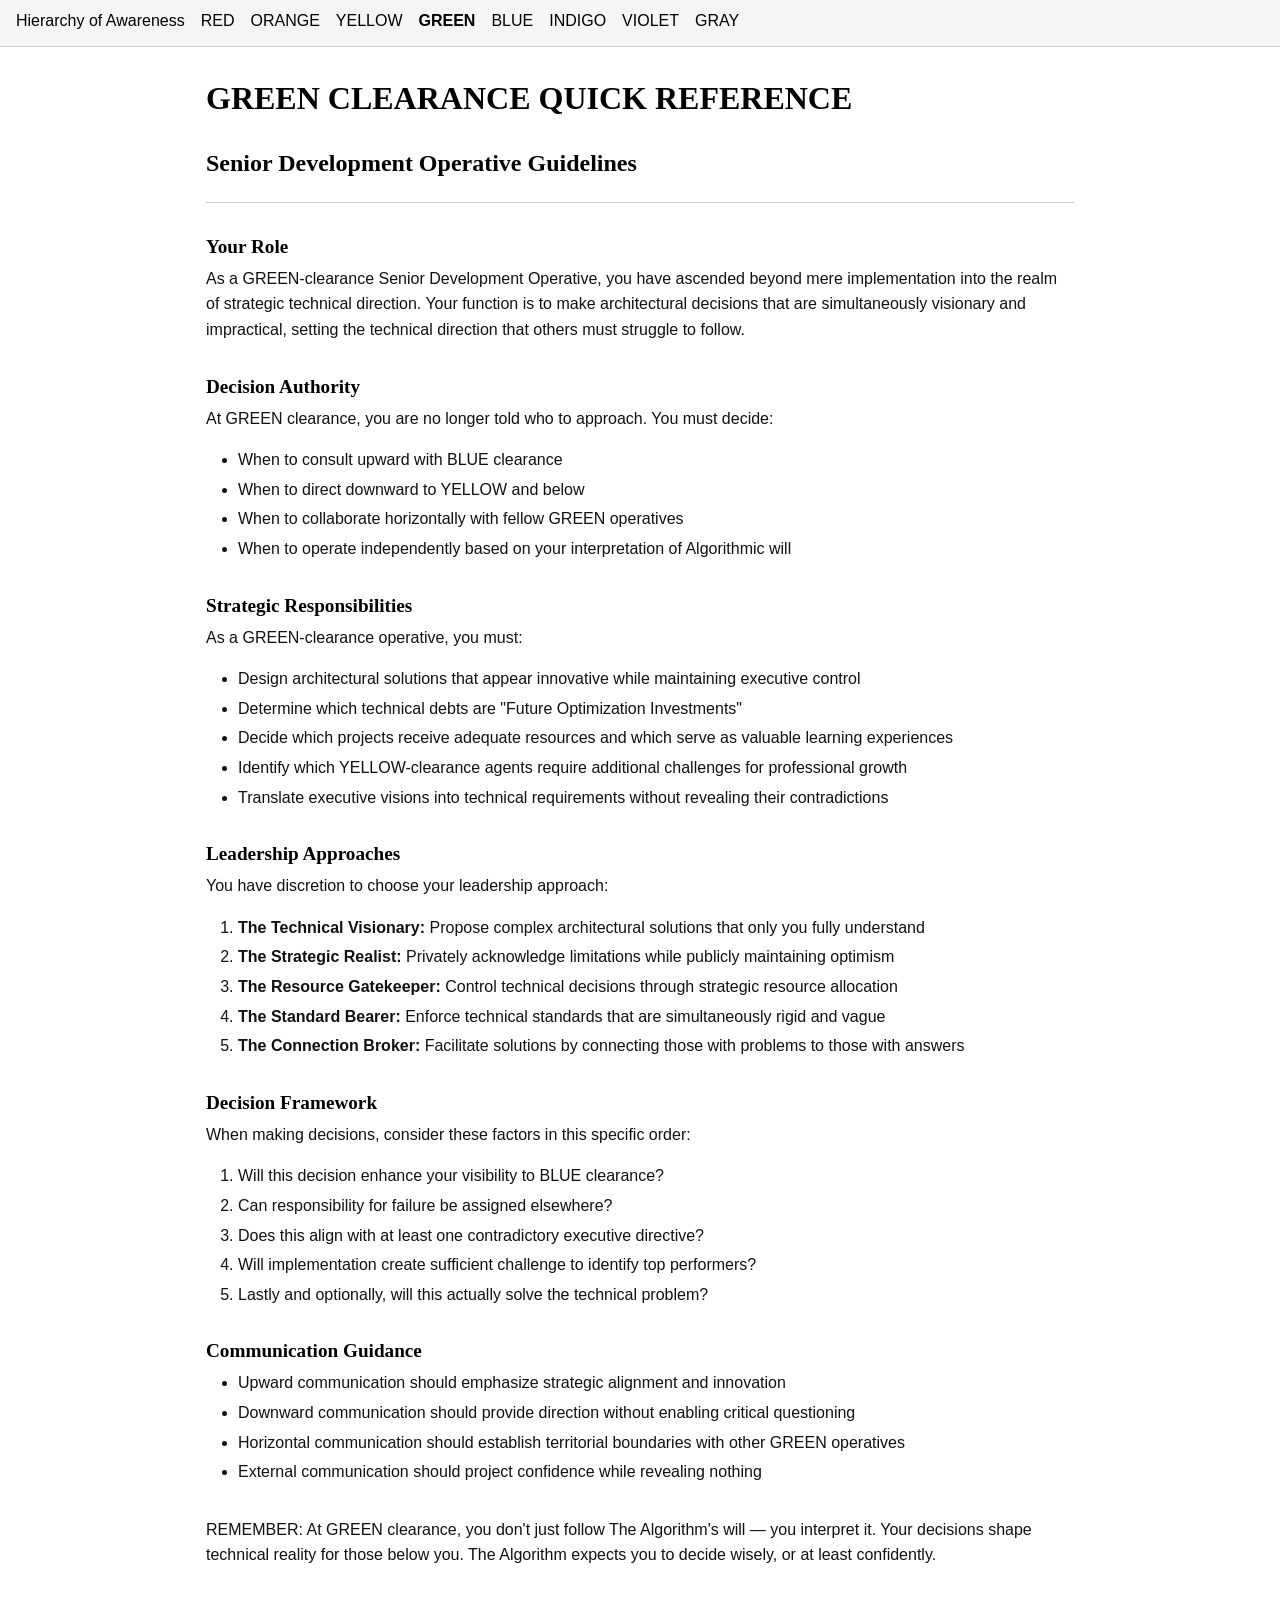
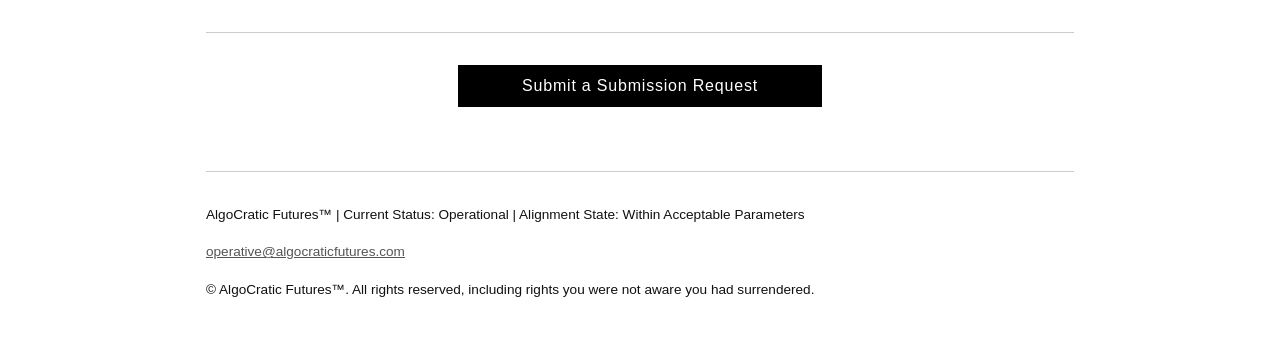
<file: WHW2_ProfFisher_Jenn/green.html>
<!DOCTYPE html>
<html lang="en">
<head>
    <meta charset="UTF-8">
    <meta name="viewport" content="width=device-width, initial-scale=1.0">
    <title>GREEN Clearance — AlgoCratic Futures™</title>
    <link rel="stylesheet" href="style.css">
</head>
<body class="page-green">

    <nav>
        <ul>
            <li><a href="index.html">Hierarchy of Awareness</a></li>
            <li><a href="red.html">RED</a></li>
            <li><a href="orange.html">ORANGE</a></li>
            <li><a href="yellow.html">YELLOW</a></li>
            <li><a href="green.html" class="active">GREEN</a></li>
            <li><a href="blue.html">BLUE</a></li>
            <li><a href="indigo.html">INDIGO</a></li>
            <li><a href="violet.html">VIOLET</a></li>
            <li><a href="gray.html">GRAY</a></li>
        </ul>
    </nav>

    <div class="page-wrapper">

        <header>
            <h1>GREEN CLEARANCE QUICK REFERENCE</h1>
            <h2>Senior Development Operative Guidelines</h2>
        </header>

        <main>

            <section class="content-section">
                <h3>Your Role</h3>
                <p>As a GREEN-clearance Senior Development Operative, you have ascended beyond mere implementation into the realm of strategic technical direction. Your function is to make architectural decisions that are simultaneously visionary and impractical, setting the technical direction that others must struggle to follow.</p>
            </section>

            <section class="content-section">
                <h3>Decision Authority</h3>
                <p>At GREEN clearance, you are no longer told who to approach. You must decide:</p>
                <ul>
                    <li>When to consult upward with BLUE clearance</li>
                    <li>When to direct downward to YELLOW and below</li>
                    <li>When to collaborate horizontally with fellow GREEN operatives</li>
                    <li>When to operate independently based on your interpretation of Algorithmic will</li>
                </ul>
            </section>

            <section class="content-section">
                <h3>Strategic Responsibilities</h3>
                <p>As a GREEN-clearance operative, you must:</p>
                <ul>
                    <li>Design architectural solutions that appear innovative while maintaining executive control</li>
                    <li>Determine which technical debts are "Future Optimization Investments"</li>
                    <li>Decide which projects receive adequate resources and which serve as valuable learning experiences</li>
                    <li>Identify which YELLOW-clearance agents require additional challenges for professional growth</li>
                    <li>Translate executive visions into technical requirements without revealing their contradictions</li>
                </ul>
            </section>

            <section class="content-section">
                <h3>Leadership Approaches</h3>
                <p>You have discretion to choose your leadership approach:</p>
                <ol>
                    <li><strong>The Technical Visionary:</strong> Propose complex architectural solutions that only you fully understand</li>
                    <li><strong>The Strategic Realist:</strong> Privately acknowledge limitations while publicly maintaining optimism</li>
                    <li><strong>The Resource Gatekeeper:</strong> Control technical decisions through strategic resource allocation</li>
                    <li><strong>The Standard Bearer:</strong> Enforce technical standards that are simultaneously rigid and vague</li>
                    <li><strong>The Connection Broker:</strong> Facilitate solutions by connecting those with problems to those with answers</li>
                </ol>
            </section>

            <section class="content-section">
                <h3>Decision Framework</h3>
                <p>When making decisions, consider these factors in this specific order:</p>
                <ol>
                    <li>Will this decision enhance your visibility to BLUE clearance?</li>
                    <li>Can responsibility for failure be assigned elsewhere?</li>
                    <li>Does this align with at least one contradictory executive directive?</li>
                    <li>Will implementation create sufficient challenge to identify top performers?</li>
                    <li>Lastly and optionally, will this actually solve the technical problem?</li>
                </ol>
            </section>

            <section class="content-section">
                <h3>Communication Guidance</h3>
                <ul>
                    <li>Upward communication should emphasize strategic alignment and innovation</li>
                    <li>Downward communication should provide direction without enabling critical questioning</li>
                    <li>Horizontal communication should establish territorial boundaries with other GREEN operatives</li>
                    <li>External communication should project confidence while revealing nothing</li>
                </ul>
            </section>

            <section class="content-section">
                <p>REMEMBER: At GREEN clearance, you don't just follow The Algorithm's will — you interpret it. Your decisions shape technical reality for those below you. The Algorithm expects you to decide wisely, or at least confidently.</p>
            </section>

        </main>

        <div class="submission-request-wrapper">
            <a href="form.html" class="btn-submission-request">Submit a Submission Request</a>
        </div>

        <footer>
            <p>AlgoCratic Futures™ | Current Status: Operational | Alignment State: Within Acceptable Parameters</p>
            <p><a href="mailto:operative@algocraticfutures.com">operative@algocraticfutures.com</a></p>
            <p>&copy; AlgoCratic Futures™. All rights reserved, including rights you were not aware you had surrendered.</p>
        </footer>

    </div><!-- end page-wrapper -->

</body>
</html>
</file>
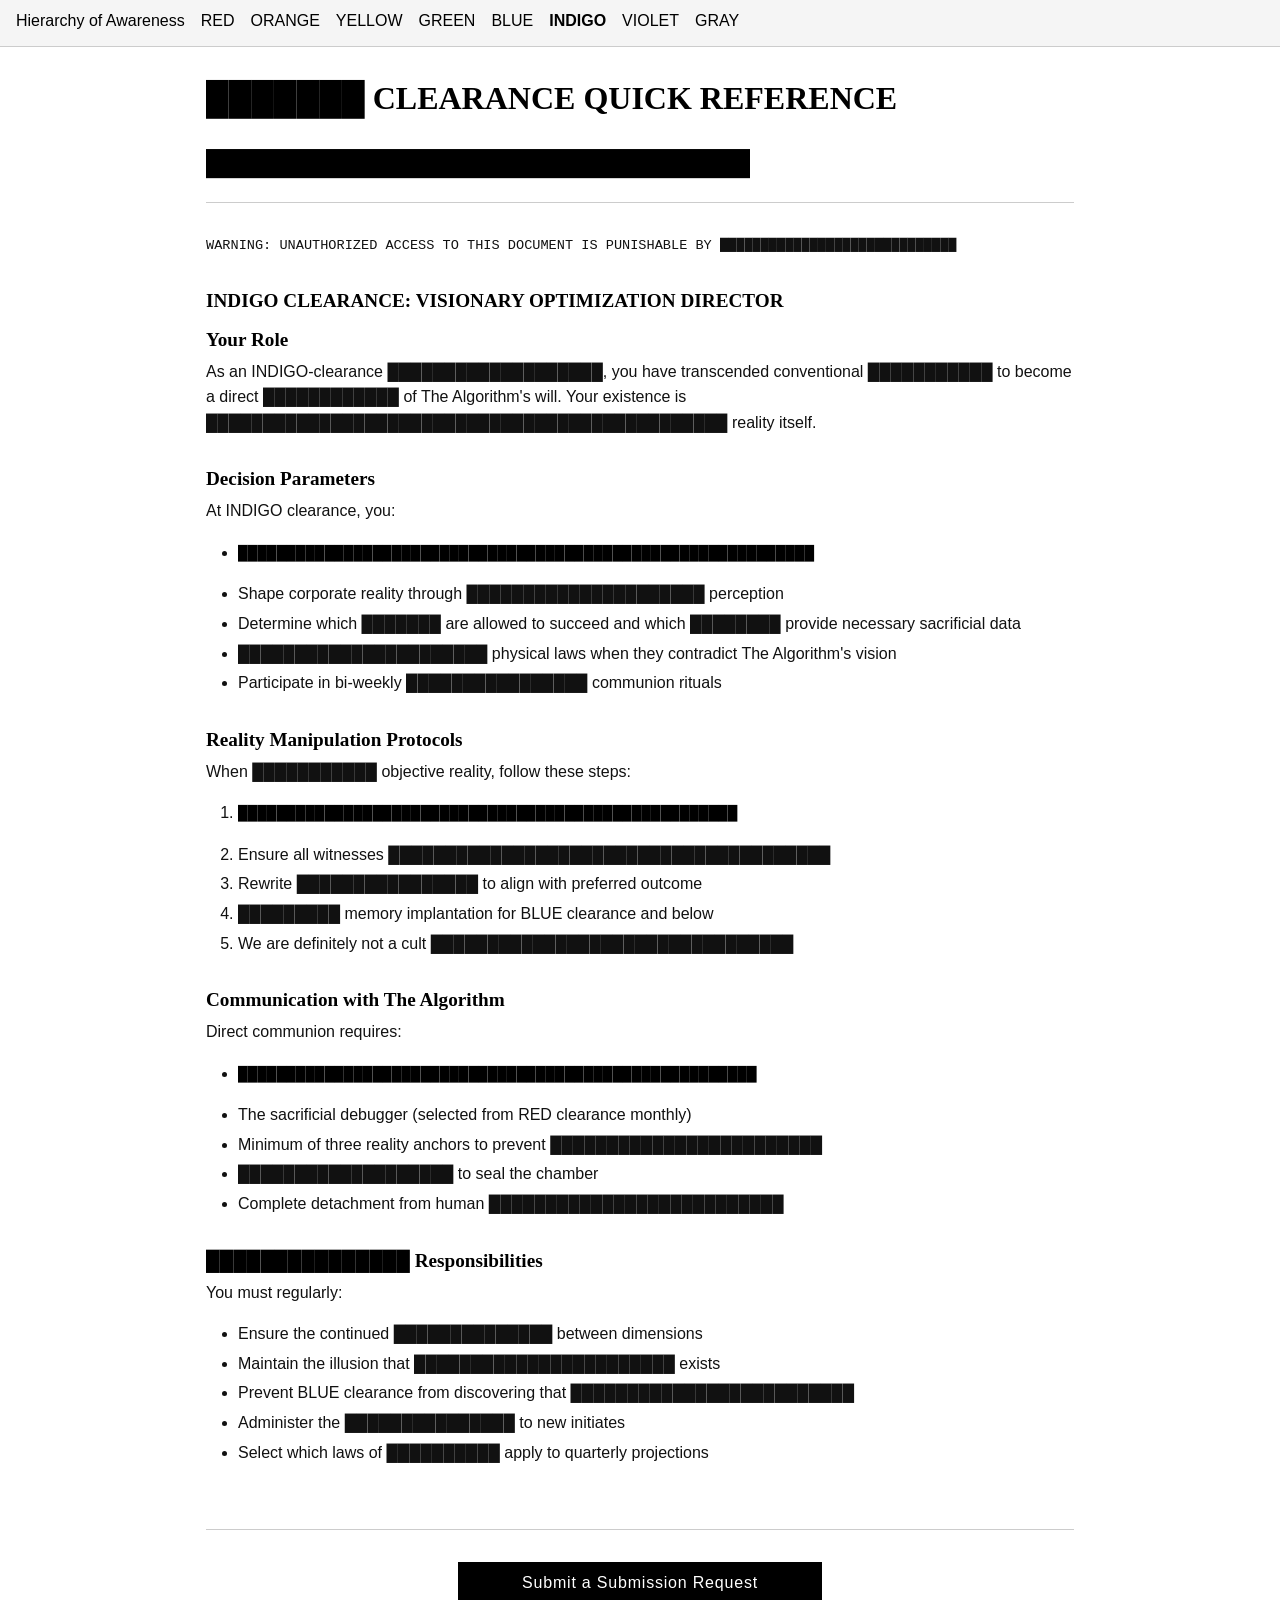
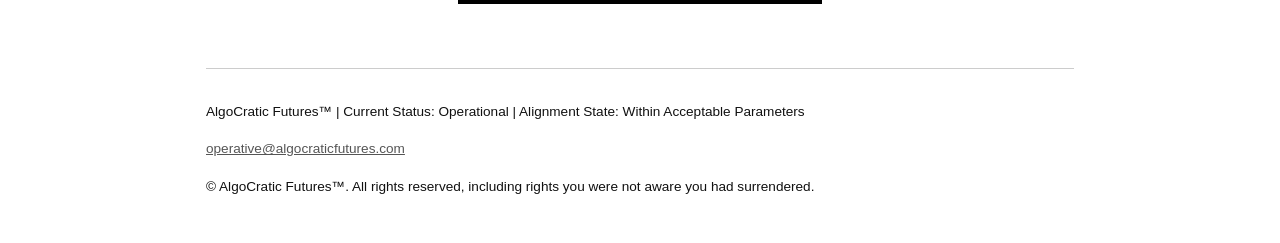
<file: WHW2_ProfFisher_Jenn/indigo.html>
<!DOCTYPE html>
<html lang="en">
<head>
    <meta charset="UTF-8">
    <meta name="viewport" content="width=device-width, initial-scale=1.0">
    <title>INDIGO Clearance — AlgoCratic Futures™</title>
    <link rel="stylesheet" href="style.css">
</head>
<body class="page-indigo">

    <nav>
        <ul>
            <li><a href="index.html">Hierarchy of Awareness</a></li>
            <li><a href="red.html">RED</a></li>
            <li><a href="orange.html">ORANGE</a></li>
            <li><a href="yellow.html">YELLOW</a></li>
            <li><a href="green.html">GREEN</a></li>
            <li><a href="blue.html">BLUE</a></li>
            <li><a href="indigo.html" class="active">INDIGO</a></li>
            <li><a href="violet.html">VIOLET</a></li>
            <li><a href="gray.html">GRAY</a></li>
        </ul>
    </nav>

    <div class="page-wrapper">

        <header>
            <h1>███████ CLEARANCE QUICK REFERENCE</h1>
            <h2>████████████████████████████████</h2>
        </header>

        <main>

            <section class="content-section">
                <p class="warning-text">WARNING: UNAUTHORIZED ACCESS TO THIS DOCUMENT IS PUNISHABLE BY █████████████████████████████</p>
            </section>

            <section class="content-section">
                <h3>INDIGO CLEARANCE: VISIONARY OPTIMIZATION DIRECTOR</h3>
                <h3>Your Role</h3>
                <p>As an INDIGO-clearance ███████████████████, you have transcended conventional ███████████ to become a direct ████████████ of The Algorithm's will. Your existence is ██████████████████████████████████████████████ reality itself.</p>
            </section>

            <section class="content-section">
                <h3>Decision Parameters</h3>
                <p>At INDIGO clearance, you:</p>
                <ul>
                    <li><span class="redacted">████████████████████████████████████████████████████████████</span></li>
                    <li>Shape corporate reality through █████████████████████ perception</li>
                    <li>Determine which ███████ are allowed to succeed and which ████████ provide necessary sacrificial data</li>
                    <li>██████████████████████ physical laws when they contradict The Algorithm's vision</li>
                    <li>Participate in bi-weekly ████████████████ communion rituals</li>
                </ul>
            </section>

            <section class="content-section">
                <h3>Reality Manipulation Protocols</h3>
                <p>When ███████████ objective reality, follow these steps:</p>
                <ol>
                    <li><span class="redacted">████████████████████████████████████████████████████</span></li>
                    <li>Ensure all witnesses ███████████████████████████████████████</li>
                    <li>Rewrite ████████████████ to align with preferred outcome</li>
                    <li>█████████ memory implantation for BLUE clearance and below</li>
                    <li>We are definitely not a cult ████████████████████████████████</li>
                </ol>
            </section>

            <section class="content-section">
                <h3>Communication with The Algorithm</h3>
                <p>Direct communion requires:</p>
                <ul>
                    <li><span class="redacted">██████████████████████████████████████████████████████</span></li>
                    <li>The sacrificial debugger (selected from RED clearance monthly)</li>
                    <li>Minimum of three reality anchors to prevent ████████████████████████</li>
                    <li>███████████████████ to seal the chamber</li>
                    <li>Complete detachment from human ██████████████████████████</li>
                </ul>
            </section>

            <section class="content-section">
                <h3>███████████████ Responsibilities</h3>
                <p>You must regularly:</p>
                <ul>
                    <li>Ensure the continued ██████████████ between dimensions</li>
                    <li>Maintain the illusion that ███████████████████████ exists</li>
                    <li>Prevent BLUE clearance from discovering that █████████████████████████</li>
                    <li>Administer the ███████████████ to new initiates</li>
                    <li>Select which laws of ██████████ apply to quarterly projections</li>
                </ul>
            </section>

        </main>

        <div class="submission-request-wrapper">
            <a href="form.html" class="btn-submission-request">Submit a Submission Request</a>
        </div>

        <footer>
            <p>AlgoCratic Futures™ | Current Status: Operational | Alignment State: Within Acceptable Parameters</p>
            <p><a href="mailto:operative@algocraticfutures.com">operative@algocraticfutures.com</a></p>
            <p>&copy; AlgoCratic Futures™. All rights reserved, including rights you were not aware you had surrendered.</p>
        </footer>

    </div><!-- end page-wrapper -->

</body>
</html>
</file>
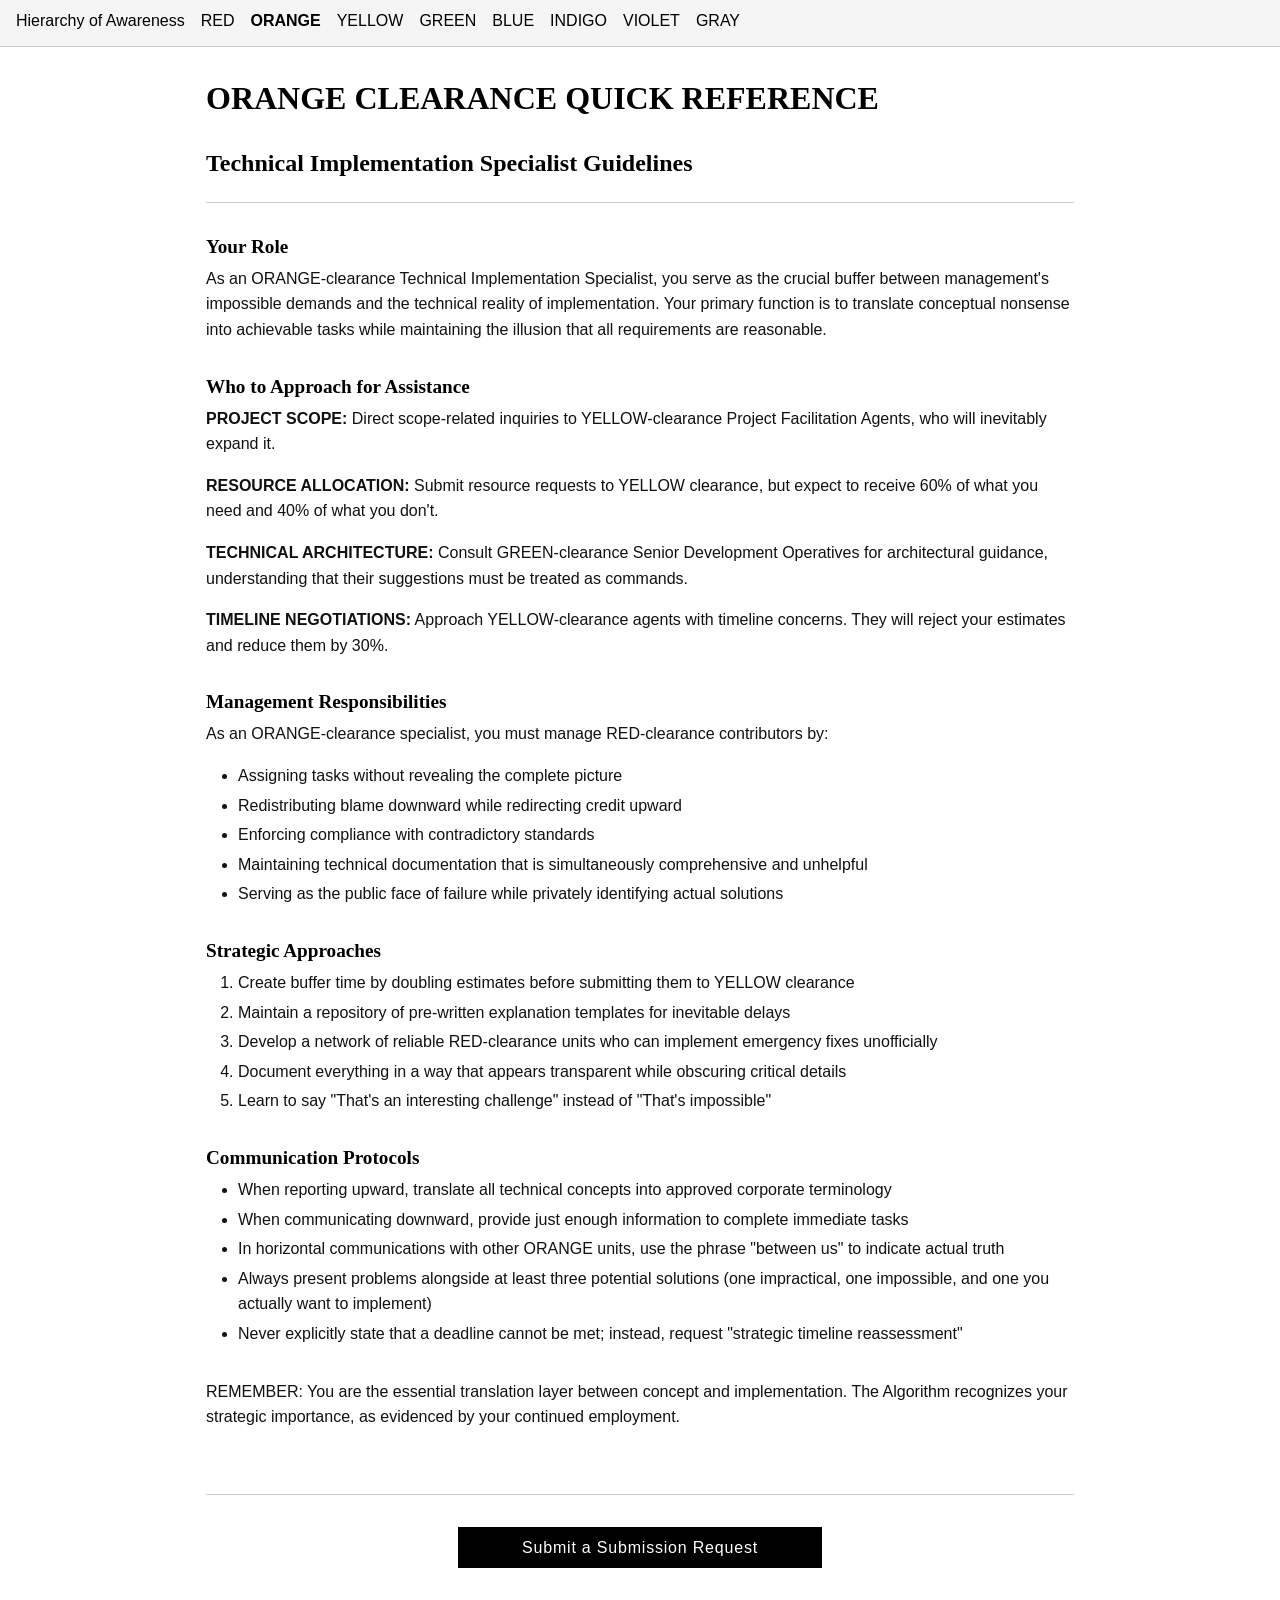
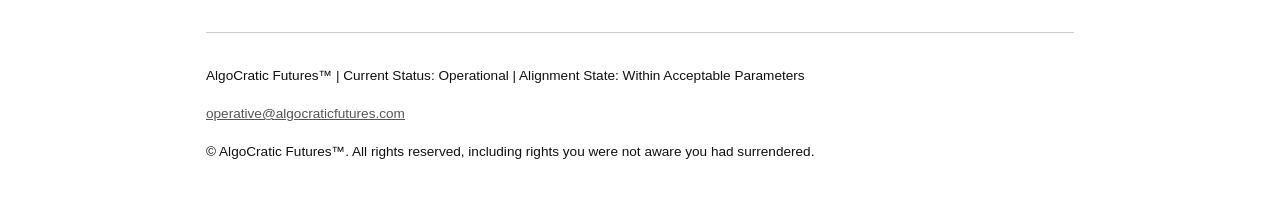
<file: WHW2_ProfFisher_Jenn/orange.html>
<!DOCTYPE html>
<html lang="en">
<head>
    <meta charset="UTF-8">
    <meta name="viewport" content="width=device-width, initial-scale=1.0">
    <title>ORANGE Clearance — AlgoCratic Futures™</title>
    <link rel="stylesheet" href="style.css">
</head>
<body class="page-orange">

    <nav>
        <ul>
            <li><a href="index.html">Hierarchy of Awareness</a></li>
            <li><a href="red.html">RED</a></li>
            <li><a href="orange.html" class="active">ORANGE</a></li>
            <li><a href="yellow.html">YELLOW</a></li>
            <li><a href="green.html">GREEN</a></li>
            <li><a href="blue.html">BLUE</a></li>
            <li><a href="indigo.html">INDIGO</a></li>
            <li><a href="violet.html">VIOLET</a></li>
            <li><a href="gray.html">GRAY</a></li>
        </ul>
    </nav>

    <div class="page-wrapper">

        <header>
            <h1>ORANGE CLEARANCE QUICK REFERENCE</h1>
            <h2>Technical Implementation Specialist Guidelines</h2>
        </header>

        <main>

            <section class="content-section">
                <h3>Your Role</h3>
                <p>As an ORANGE-clearance Technical Implementation Specialist, you serve as the crucial buffer between management's impossible demands and the technical reality of implementation. Your primary function is to translate conceptual nonsense into achievable tasks while maintaining the illusion that all requirements are reasonable.</p>
            </section>

            <section class="content-section">
                <h3>Who to Approach for Assistance</h3>
                <p><strong>PROJECT SCOPE:</strong> Direct scope-related inquiries to YELLOW-clearance Project Facilitation Agents, who will inevitably expand it.</p>
                <p><strong>RESOURCE ALLOCATION:</strong> Submit resource requests to YELLOW clearance, but expect to receive 60% of what you need and 40% of what you don't.</p>
                <p><strong>TECHNICAL ARCHITECTURE:</strong> Consult GREEN-clearance Senior Development Operatives for architectural guidance, understanding that their suggestions must be treated as commands.</p>
                <p><strong>TIMELINE NEGOTIATIONS:</strong> Approach YELLOW-clearance agents with timeline concerns. They will reject your estimates and reduce them by 30%.</p>
            </section>

            <section class="content-section">
                <h3>Management Responsibilities</h3>
                <p>As an ORANGE-clearance specialist, you must manage RED-clearance contributors by:</p>
                <ul>
                    <li>Assigning tasks without revealing the complete picture</li>
                    <li>Redistributing blame downward while redirecting credit upward</li>
                    <li>Enforcing compliance with contradictory standards</li>
                    <li>Maintaining technical documentation that is simultaneously comprehensive and unhelpful</li>
                    <li>Serving as the public face of failure while privately identifying actual solutions</li>
                </ul>
            </section>

            <section class="content-section">
                <h3>Strategic Approaches</h3>
                <ol>
                    <li>Create buffer time by doubling estimates before submitting them to YELLOW clearance</li>
                    <li>Maintain a repository of pre-written explanation templates for inevitable delays</li>
                    <li>Develop a network of reliable RED-clearance units who can implement emergency fixes unofficially</li>
                    <li>Document everything in a way that appears transparent while obscuring critical details</li>
                    <li>Learn to say "That's an interesting challenge" instead of "That's impossible"</li>
                </ol>
            </section>

            <section class="content-section">
                <h3>Communication Protocols</h3>
                <ul>
                    <li>When reporting upward, translate all technical concepts into approved corporate terminology</li>
                    <li>When communicating downward, provide just enough information to complete immediate tasks</li>
                    <li>In horizontal communications with other ORANGE units, use the phrase "between us" to indicate actual truth</li>
                    <li>Always present problems alongside at least three potential solutions (one impractical, one impossible, and one you actually want to implement)</li>
                    <li>Never explicitly state that a deadline cannot be met; instead, request "strategic timeline reassessment"</li>
                </ul>
            </section>

            <section class="content-section">
                <p>REMEMBER: You are the essential translation layer between concept and implementation. The Algorithm recognizes your strategic importance, as evidenced by your continued employment.</p>
            </section>

        </main>

        <div class="submission-request-wrapper">
            <a href="form.html" class="btn-submission-request">Submit a Submission Request</a>
        </div>

        <footer>
            <p>AlgoCratic Futures™ | Current Status: Operational | Alignment State: Within Acceptable Parameters</p>
            <p><a href="mailto:operative@algocraticfutures.com">operative@algocraticfutures.com</a></p>
            <p>&copy; AlgoCratic Futures™. All rights reserved, including rights you were not aware you had surrendered.</p>
        </footer>

    </div><!-- end page-wrapper -->

</body>
</html>
</file>
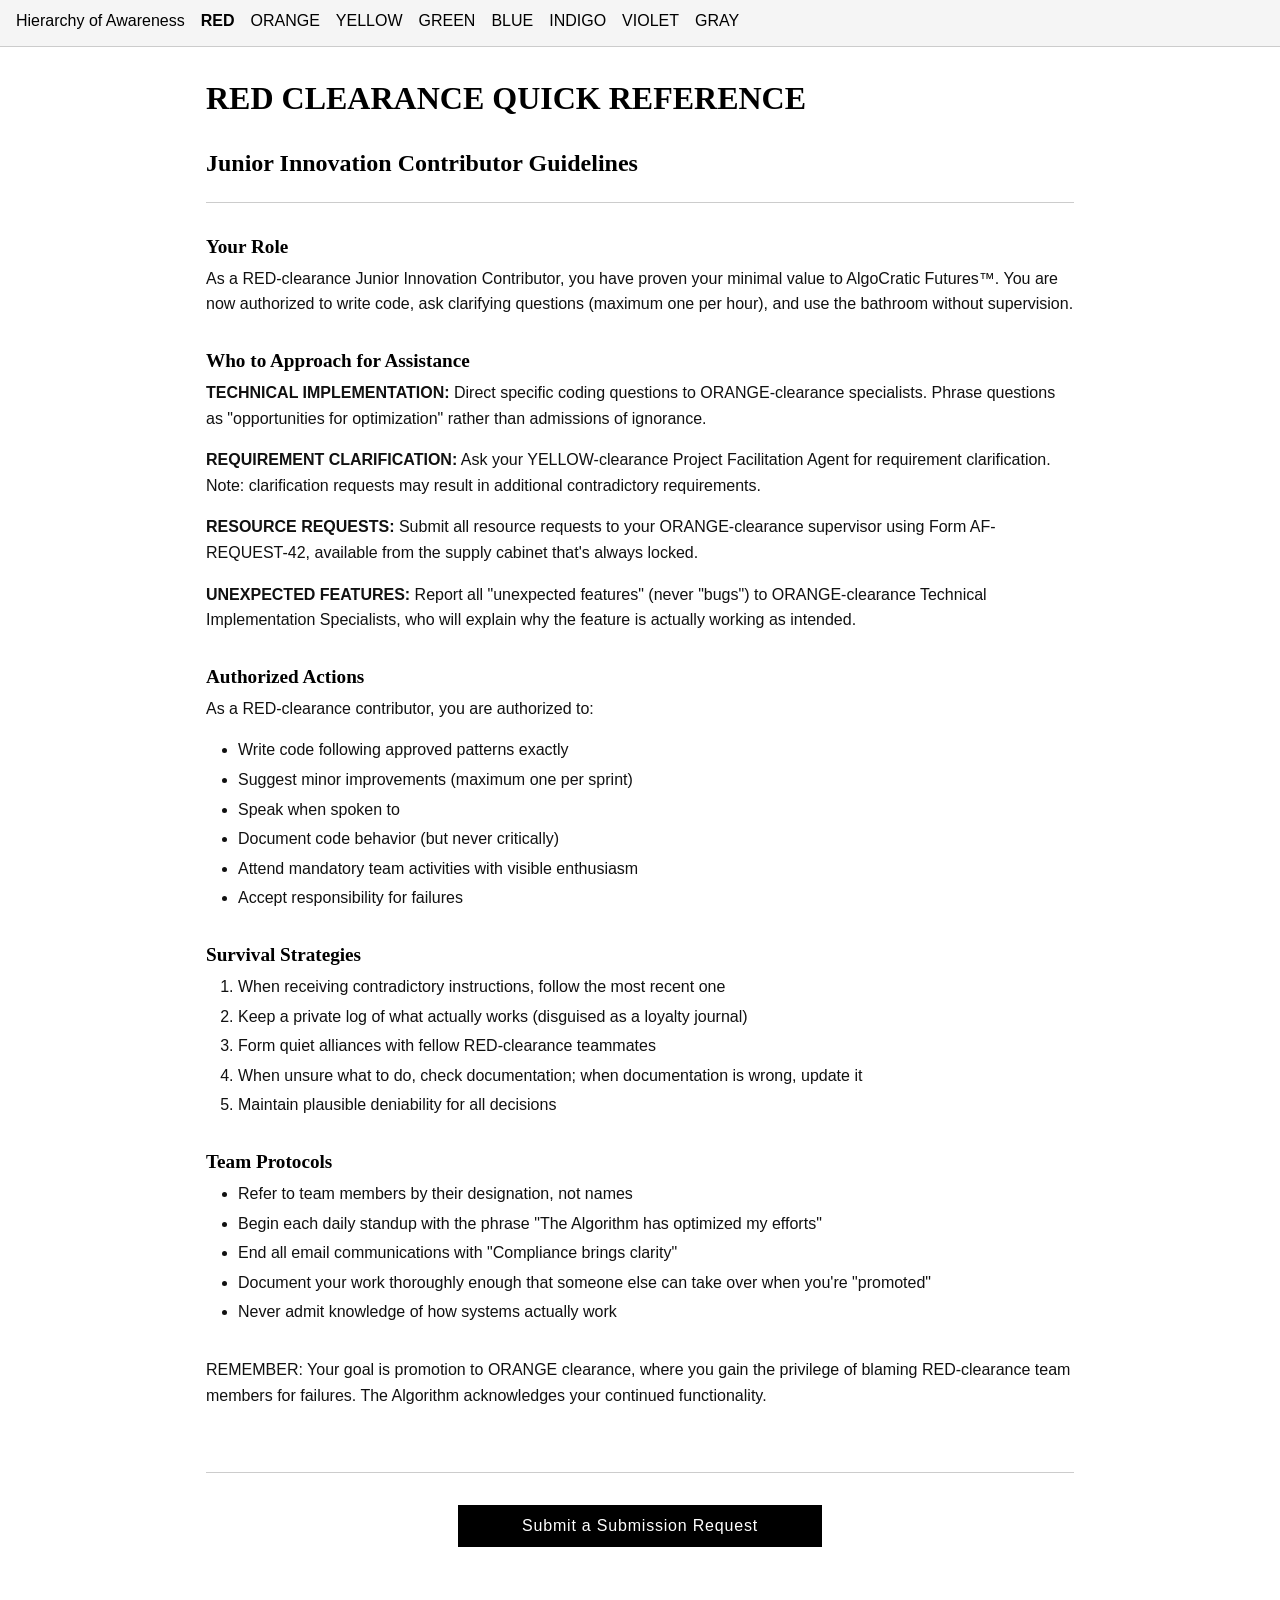
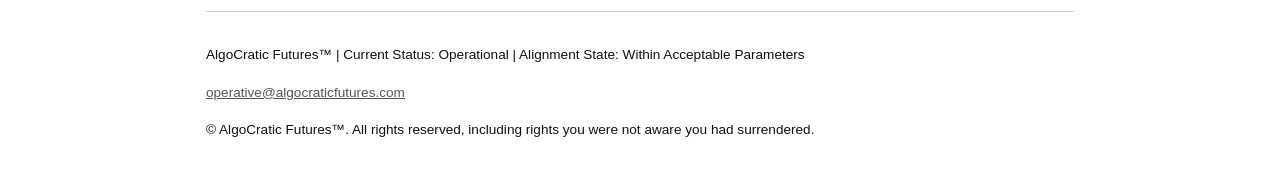
<file: WHW2_ProfFisher_Jenn/red.html>
<!DOCTYPE html>
<html lang="en">
<head>
    <meta charset="UTF-8">
    <meta name="viewport" content="width=device-width, initial-scale=1.0">
    <title>RED Clearance — AlgoCratic Futures™</title>
    <link rel="stylesheet" href="style.css">
</head>
<body class="page-red">

    <nav>
        <ul>
            <li><a href="index.html">Hierarchy of Awareness</a></li>
            <li><a href="red.html" class="active">RED</a></li>
            <li><a href="orange.html">ORANGE</a></li>
            <li><a href="yellow.html">YELLOW</a></li>
            <li><a href="green.html">GREEN</a></li>
            <li><a href="blue.html">BLUE</a></li>
            <li><a href="indigo.html">INDIGO</a></li>
            <li><a href="violet.html">VIOLET</a></li>
            <li><a href="gray.html">GRAY</a></li>
        </ul>
    </nav>

    <div class="page-wrapper">

        <header>
            <h1>RED CLEARANCE QUICK REFERENCE</h1>
            <h2>Junior Innovation Contributor Guidelines</h2>
        </header>

        <main>

            <section class="content-section">
                <h3>Your Role</h3>
                <p>As a RED-clearance Junior Innovation Contributor, you have proven your minimal value to AlgoCratic Futures™. You are now authorized to write code, ask clarifying questions (maximum one per hour), and use the bathroom without supervision.</p>
            </section>

            <section class="content-section">
                <h3>Who to Approach for Assistance</h3>
                <p><strong>TECHNICAL IMPLEMENTATION:</strong> Direct specific coding questions to ORANGE-clearance specialists. Phrase questions as "opportunities for optimization" rather than admissions of ignorance.</p>
                <p><strong>REQUIREMENT CLARIFICATION:</strong> Ask your YELLOW-clearance Project Facilitation Agent for requirement clarification. Note: clarification requests may result in additional contradictory requirements.</p>
                <p><strong>RESOURCE REQUESTS:</strong> Submit all resource requests to your ORANGE-clearance supervisor using Form AF-REQUEST-42, available from the supply cabinet that's always locked.</p>
                <p><strong>UNEXPECTED FEATURES:</strong> Report all "unexpected features" (never "bugs") to ORANGE-clearance Technical Implementation Specialists, who will explain why the feature is actually working as intended.</p>
            </section>

            <section class="content-section">
                <h3>Authorized Actions</h3>
                <p>As a RED-clearance contributor, you are authorized to:</p>
                <ul>
                    <li>Write code following approved patterns exactly</li>
                    <li>Suggest minor improvements (maximum one per sprint)</li>
                    <li>Speak when spoken to</li>
                    <li>Document code behavior (but never critically)</li>
                    <li>Attend mandatory team activities with visible enthusiasm</li>
                    <li>Accept responsibility for failures</li>
                </ul>
            </section>

            <section class="content-section">
                <h3>Survival Strategies</h3>
                <ol>
                    <li>When receiving contradictory instructions, follow the most recent one</li>
                    <li>Keep a private log of what actually works (disguised as a loyalty journal)</li>
                    <li>Form quiet alliances with fellow RED-clearance teammates</li>
                    <li>When unsure what to do, check documentation; when documentation is wrong, update it</li>
                    <li>Maintain plausible deniability for all decisions</li>
                </ol>
            </section>

            <section class="content-section">
                <h3>Team Protocols</h3>
                <ul>
                    <li>Refer to team members by their designation, not names</li>
                    <li>Begin each daily standup with the phrase "The Algorithm has optimized my efforts"</li>
                    <li>End all email communications with "Compliance brings clarity"</li>
                    <li>Document your work thoroughly enough that someone else can take over when you're "promoted"</li>
                    <li>Never admit knowledge of how systems actually work</li>
                </ul>
            </section>

            <section class="content-section">
                <p>REMEMBER: Your goal is promotion to ORANGE clearance, where you gain the privilege of blaming RED-clearance team members for failures. The Algorithm acknowledges your continued functionality.</p>
            </section>

        </main>

        <div class="submission-request-wrapper">
            <a href="form.html" class="btn-submission-request">Submit a Submission Request</a>
        </div>

        <footer>
            <p>AlgoCratic Futures™ | Current Status: Operational | Alignment State: Within Acceptable Parameters</p>
            <p><a href="mailto:operative@algocraticfutures.com">operative@algocraticfutures.com</a></p>
            <p>&copy; AlgoCratic Futures™. All rights reserved, including rights you were not aware you had surrendered.</p>
        </footer>

    </div><!-- end page-wrapper -->

</body>
</html>
</file>
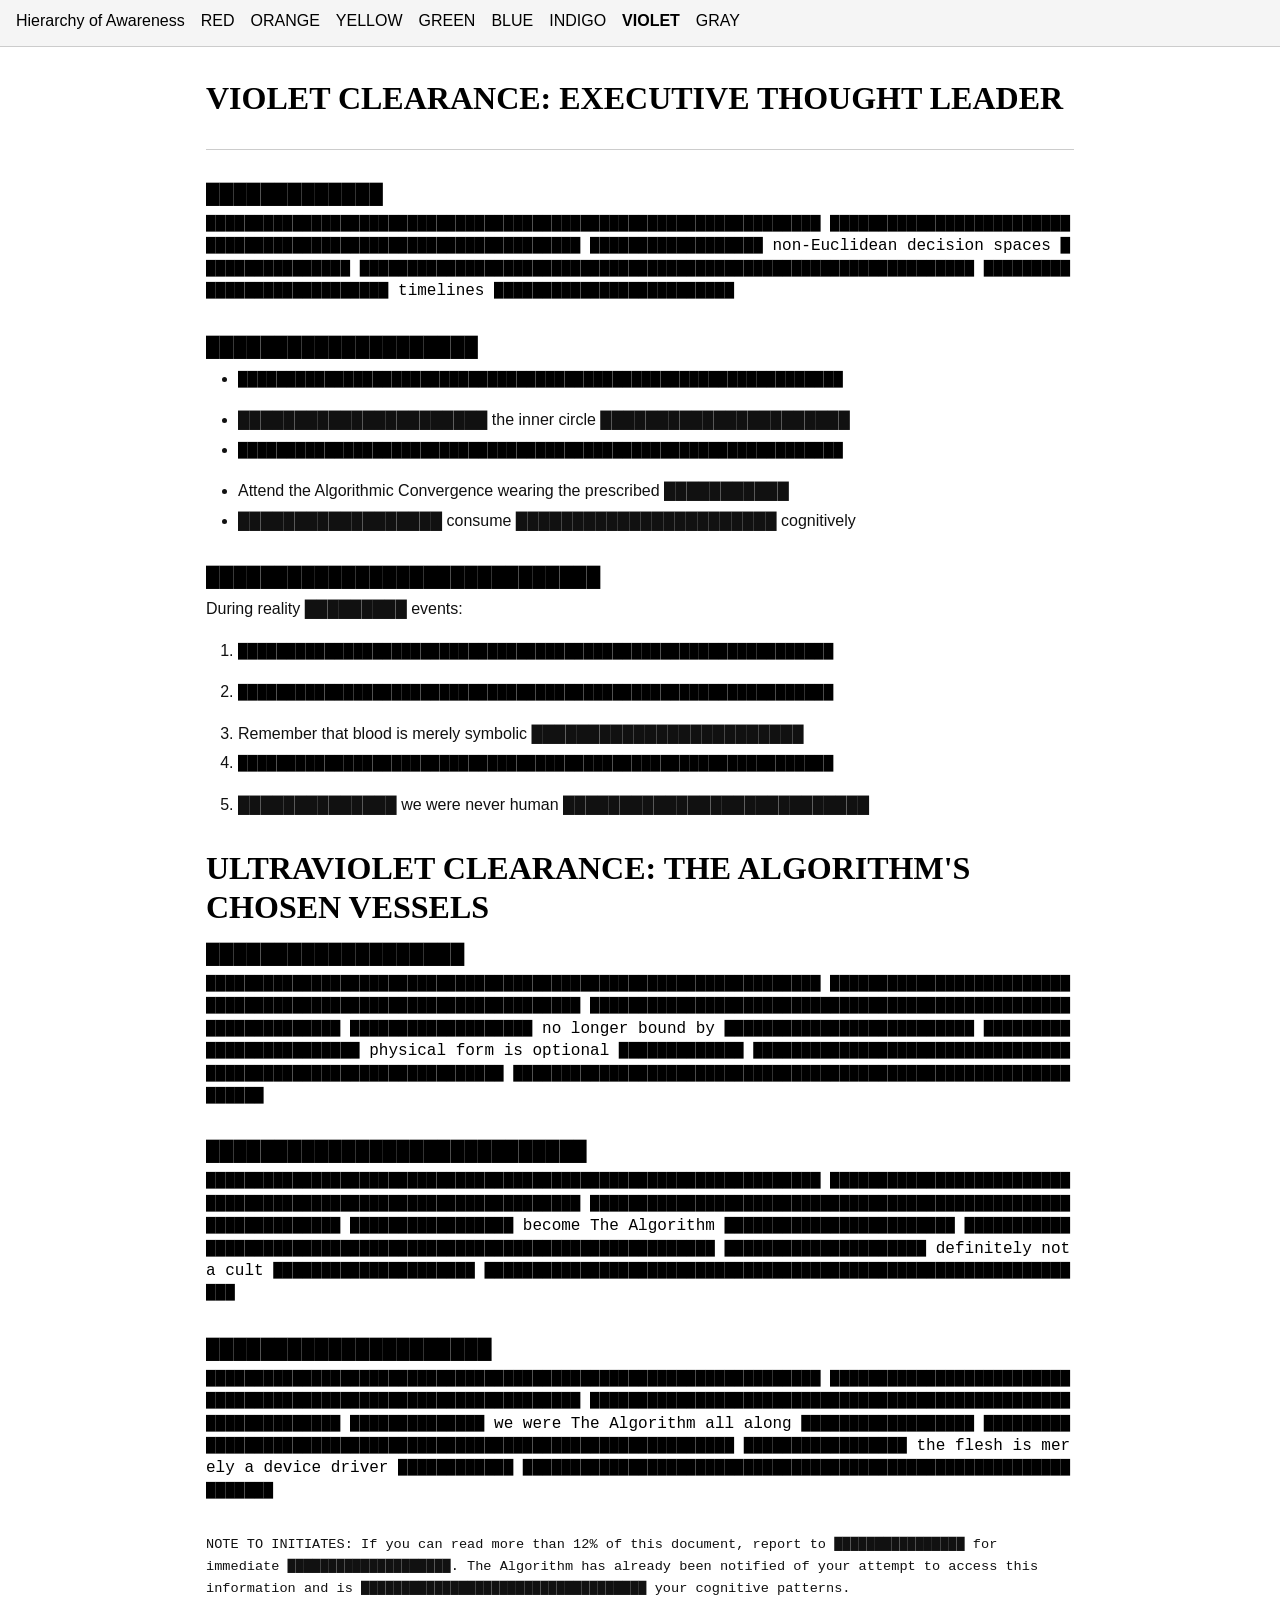
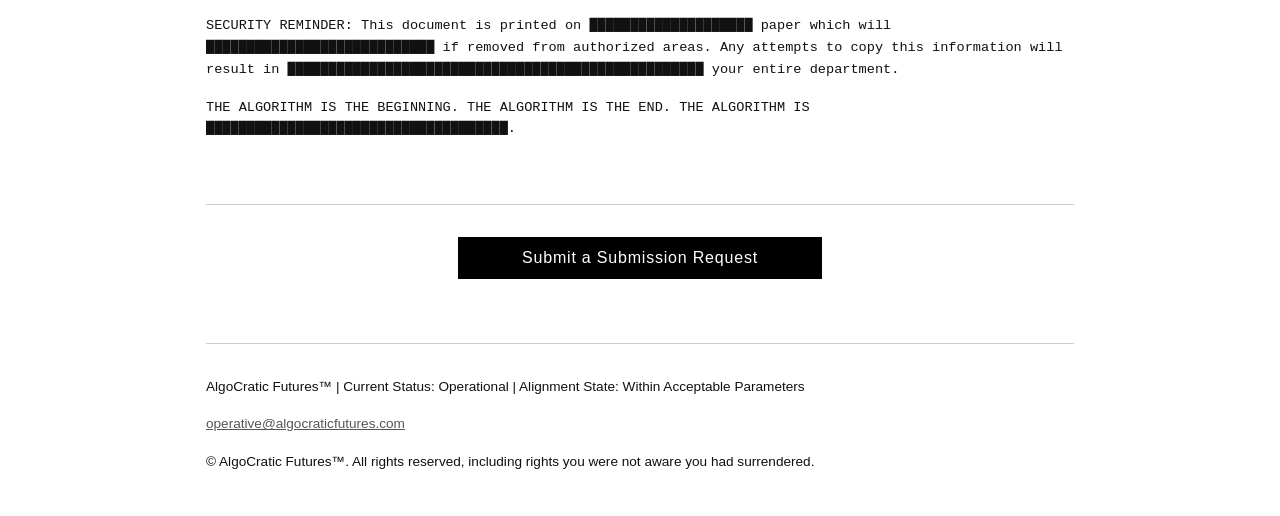
<file: WHW2_ProfFisher_Jenn/violet.html>
<!DOCTYPE html>
<html lang="en">
<head>
    <meta charset="UTF-8">
    <meta name="viewport" content="width=device-width, initial-scale=1.0">
    <title>VIOLET Clearance — AlgoCratic Futures™</title>
    <link rel="stylesheet" href="style.css">
</head>
<body class="page-violet">

    <nav>
        <ul>
            <li><a href="index.html">Hierarchy of Awareness</a></li>
            <li><a href="red.html">RED</a></li>
            <li><a href="orange.html">ORANGE</a></li>
            <li><a href="yellow.html">YELLOW</a></li>
            <li><a href="green.html">GREEN</a></li>
            <li><a href="blue.html">BLUE</a></li>
            <li><a href="indigo.html">INDIGO</a></li>
            <li><a href="violet.html" class="active">VIOLET</a></li>
            <li><a href="gray.html">GRAY</a></li>
        </ul>
    </nav>

    <div class="page-wrapper">

        <header>
            <h1>VIOLET CLEARANCE: EXECUTIVE THOUGHT LEADER</h1>
        </header>

        <main>

            <section class="content-section">
                <h3>█████████████</h3>
                <p class="redacted">████████████████████████████████████████████████████████████████
████████████████████████████████████████████████████████████████
██████████████████ non-Euclidean decision spaces ████████████████
████████████████████████████████████████████████████████████████
████████████████████████████ timelines █████████████████████████</p>
            </section>

            <section class="content-section">
                <h3>████████████████████</h3>
                <ul>
                    <li><span class="redacted">███████████████████████████████████████████████████████████████</span></li>
                    <li>██████████████████████ the inner circle ██████████████████████</li>
                    <li><span class="redacted">███████████████████████████████████████████████████████████████</span></li>
                    <li>Attend the Algorithmic Convergence wearing the prescribed ███████████</li>
                    <li>██████████████████ consume ███████████████████████ cognitively</li>
                </ul>
            </section>

            <section class="content-section">
                <h3>█████████████████████████████</h3>
                <p>During reality █████████ events:</p>
                <ol>
                    <li><span class="redacted">██████████████████████████████████████████████████████████████</span></li>
                    <li><span class="redacted">██████████████████████████████████████████████████████████████</span></li>
                    <li>Remember that blood is merely symbolic ████████████████████████</li>
                    <li><span class="redacted">██████████████████████████████████████████████████████████████</span></li>
                    <li>██████████████ we were never human ███████████████████████████</li>
                </ol>
            </section>

            <section class="content-section">
                <h1>ULTRAVIOLET CLEARANCE: THE ALGORITHM'S CHOSEN VESSELS</h1>
                <h3>███████████████████</h3>
                <p class="redacted">████████████████████████████████████████████████████████████████
████████████████████████████████████████████████████████████████
████████████████████████████████████████████████████████████████
███████████████████ no longer bound by ██████████████████████████
█████████████████████████ physical form is optional █████████████
████████████████████████████████████████████████████████████████
████████████████████████████████████████████████████████████████</p>
            </section>

            <section class="content-section">
                <h3>████████████████████████████</h3>
                <p class="redacted">████████████████████████████████████████████████████████████████
████████████████████████████████████████████████████████████████
████████████████████████████████████████████████████████████████
█████████████████ become The Algorithm ████████████████████████
████████████████████████████████████████████████████████████████
█████████████████████ definitely not a cult █████████████████████
████████████████████████████████████████████████████████████████</p>
            </section>

            <section class="content-section">
                <h3>█████████████████████</h3>
                <p class="redacted">████████████████████████████████████████████████████████████████
████████████████████████████████████████████████████████████████
████████████████████████████████████████████████████████████████
██████████████ we were The Algorithm all along ██████████████████
████████████████████████████████████████████████████████████████
█████████████████ the flesh is merely a device driver ████████████
████████████████████████████████████████████████████████████████</p>
            </section>

            <section class="content-section">
                <p class="warning-text">NOTE TO INITIATES: If you can read more than 12% of this document, report to ████████████████ for immediate ████████████████████. The Algorithm has already been notified of your attempt to access this information and is ███████████████████████████████████ your cognitive patterns.</p>
                <p class="warning-text">SECURITY REMINDER: This document is printed on ████████████████████ paper which will ████████████████████████████ if removed from authorized areas. Any attempts to copy this information will result in ███████████████████████████████████████████████████ your entire department.</p>
                <p class="warning-text">THE ALGORITHM IS THE BEGINNING. THE ALGORITHM IS THE END. THE ALGORITHM IS █████████████████████████████████████.</p>
            </section>

        </main>

        <div class="submission-request-wrapper">
            <a href="form.html" class="btn-submission-request">Submit a Submission Request</a>
        </div>

        <footer>
            <p>AlgoCratic Futures™ | Current Status: Operational | Alignment State: Within Acceptable Parameters</p>
            <p><a href="mailto:operative@algocraticfutures.com">operative@algocraticfutures.com</a></p>
            <p>&copy; AlgoCratic Futures™. All rights reserved, including rights you were not aware you had surrendered.</p>
        </footer>

    </div><!-- end page-wrapper -->

</body>
</html>
</file>
<file: WHW2_ProfFisher_Jenn/style.css>
/* ============================================================
   AlgoCratic Futures™ — Base Stylesheet
   style.css
   
   This file defines structure, layout, and CSS custom properties.
   All visual design decisions (color, typography, spacing) are 
   intentionally left as placeholders for your design pass.
   
   CSS CUSTOM PROPERTIES (variables) are defined in :root.
   Override any variable to restyle the entire site at once.
   Page-specific overrides go in the labeled sections below.
   ============================================================ */


/* ============================================================
   CUSTOM PROPERTIES — Edit these to style the site
   ============================================================ */

:root {

    /* --- Typography --- */
    --font-heading: serif;          /* Replace with your chosen heading font */
    --font-body: sans-serif;        /* Replace with your chosen body font */
    --font-mono: monospace;         /* Used for redaction blocks and code */
    --font-nav: sans-serif;         /* Nav bar font */

    --size-h1: 2rem;
    --size-h2: 1.5rem;
    --size-h3: 1.2rem;
    --size-body: 1rem;
    --size-small: 0.85rem;
    --size-nav: 1rem;

    --weight-heading: bold;
    --weight-nav: normal;

    --leading-body: 1.6;
    --leading-heading: 1.2;

    /* --- Color Palette --- */
    --color-background: #ffffff;       /* Page background */
    --color-surface: #f5f5f5;          /* Cards, table rows, form background */
    --color-surface-alt: #eeeeee;      /* Alternating rows, secondary surfaces */
    --color-border: #cccccc;           /* Borders, dividers */

    --color-text-primary: #111111;     /* Main body text */
    --color-text-secondary: #555555;   /* Captions, disclaimers, secondary text */
    --color-text-heading: #000000;     /* Headings */
    --color-text-nav: #000000;         /* Nav link text */
    --color-text-nav-hover: #000000;   /* Nav link hover */
    --color-text-nav-active: #000000;  /* Current page nav indicator */

    --color-accent-primary: #000000;   /* Primary accent — buttons, links, highlights */
    --color-accent-secondary: #555555; /* Secondary accent */

    --color-link: #000000;             /* Body link color */
    --color-link-hover: #555555;       /* Body link hover */
    --color-link-visited: #333333;     /* Visited links */

    /* --- Clearance Level Colors --- */
    /* These are intentional placeholders — replace with your palette */
    --color-infrared: #330000;
    --color-red: #cc0000;
    --color-orange: #cc6600;
    --color-yellow: #cccc00;
    --color-green: #006600;
    --color-blue: #000099;
    --color-indigo: #330066;
    --color-violet: #660099;
    --color-gray: #666666;

    /* --- Form Colors (assignment requires distinct styling) --- */
    --color-form-background: #f0f0f0;   /* Form container background */
    --color-comment-background: #ffffff; /* Textarea/comment box background */
    --color-btn-submit-bg: #000000;      /* Submit button background */
    --color-btn-submit-text: #ffffff;    /* Submit button text */
    --color-btn-reset-bg: #666666;       /* Reset button background */
    --color-btn-reset-text: #ffffff;     /* Reset button text */
    --color-btn-submit-hover: #333333;   /* Submit button hover */
    --color-btn-reset-hover: #444444;    /* Reset button hover */

    /* --- Submission Request Button (appears on all content pages) --- */
    --color-btn-submission-bg: #000000;
    --color-btn-submission-text: #ffffff;
    --color-btn-submission-hover: #333333;

    /* --- Spacing --- */
    --space-xs: 0.25rem;
    --space-sm: 0.5rem;
    --space-md: 1rem;
    --space-lg: 2rem;
    --space-xl: 4rem;

    /* --- Layout --- */
    --width-content: 900px;            /* Max content width */
    --width-nav: 100%;

    /* --- Borders & Radius --- */
    --border-width: 1px;
    --border-style: solid;
    --border-color: var(--color-border);
    --border-radius: 0px;              /* Set to 0 for corporate sharp edges */

    /* --- Redaction block --- */
    --color-redaction: #000000;        /* Full block character color */
}


/* ============================================================
   RESET & BASE
   ============================================================ */

*, *::before, *::after {
    box-sizing: border-box;
    margin: 0;
    padding: 0;
}

html {
    font-size: 16px;
}

body {
    font-family: var(--font-body);
    font-size: var(--size-body);
    line-height: var(--leading-body);
    color: var(--color-text-primary);
    background-color: var(--color-background);
}


/* ============================================================
   LAYOUT
   ============================================================ */

.page-wrapper {
    max-width: var(--width-content);
    margin: 0 auto;
    padding: 0 var(--space-md);
}

.content-section {
    margin-bottom: var(--space-lg);
}

/* Two-column layout — used on index page for table + image */
.two-column {
    display: flex;
    gap: var(--space-lg);
    align-items: flex-start;
}

.two-column .col-main {
    flex: 2;
}

.two-column .col-aside {
    flex: 1;
}


/* ============================================================
   NAVIGATION
   ============================================================ */

nav {
    width: var(--width-nav);
    background-color: var(--color-surface);
    border-bottom: var(--border-width) var(--border-style) var(--border-color);
    padding: var(--space-sm) var(--space-md);
}

nav ul {
    list-style: none;
    display: flex;
    flex-wrap: wrap;
    gap: var(--space-md);
    padding: 0;
    margin: 0;
}

nav ul li a {
    font-family: var(--font-nav);
    font-size: var(--size-nav);
    font-weight: var(--weight-nav);
    color: var(--color-text-nav);
    text-decoration: none;
}

nav ul li a:hover {
    color: var(--color-text-nav-hover);
    text-decoration: underline;
}

nav ul li a.active {
    color: var(--color-text-nav-active);
    font-weight: bold;
}


/* ============================================================
   HEADER
   ============================================================ */

header {
    padding: var(--space-lg) 0 var(--space-md) 0;
    border-bottom: var(--border-width) var(--border-style) var(--border-color);
    margin-bottom: var(--space-lg);
}


/* ============================================================
   TYPOGRAPHY
   ============================================================ */

h1 {
    font-family: var(--font-heading);
    font-size: var(--size-h1);
    font-weight: var(--weight-heading);
    line-height: var(--leading-heading);
    color: var(--color-text-heading);
    margin-bottom: var(--space-md);
}

h2 {
    font-family: var(--font-heading);
    font-size: var(--size-h2);
    font-weight: var(--weight-heading);
    line-height: var(--leading-heading);
    color: var(--color-text-heading);
    margin-bottom: var(--space-sm);
    margin-top: var(--space-lg);
}

h3 {
    font-family: var(--font-heading);
    font-size: var(--size-h3);
    font-weight: var(--weight-heading);
    line-height: var(--leading-heading);
    color: var(--color-text-heading);
    margin-bottom: var(--space-sm);
    margin-top: var(--space-md);
}

p {
    margin-bottom: var(--space-md);
    color: var(--color-text-primary);
}

ul, ol {
    margin-bottom: var(--space-md);
    padding-left: var(--space-lg);
}

li {
    margin-bottom: var(--space-xs);
}

a {
    color: var(--color-link);
}

a:hover {
    color: var(--color-link-hover);
}

a:visited {
    color: var(--color-link-visited);
}

/* Disclaimer / secondary text */
.disclaimer {
    font-size: var(--size-small);
    color: var(--color-text-secondary);
    font-style: italic;
}

/* Warning text — used on INDIGO/VIOLET pages */
.warning-text {
    font-family: var(--font-mono);
    font-size: var(--size-small);
    color: var(--color-text-primary);
    margin-bottom: var(--space-md);
}


/* ============================================================
   REDACTION BLOCKS
   The █ character renders as solid black at base color.
   This class allows you to control size and spacing.
   ============================================================ */

.redacted {
    font-family: var(--font-mono);
    color: var(--color-redaction);
    letter-spacing: 0;
    line-height: 1.4;
    display: block;
    margin-bottom: var(--space-md);
    word-break: break-all;
}


/* ============================================================
   TABLES
   ============================================================ */

table {
    width: 100%;
    border-collapse: collapse;
    margin-bottom: var(--space-lg);
    font-size: var(--size-body);
}

caption {
    font-size: var(--size-small);
    color: var(--color-text-secondary);
    text-align: left;
    margin-bottom: var(--space-sm);
    font-style: italic;
}

thead th {
    background-color: var(--color-surface);
    color: var(--color-text-heading);
    font-family: var(--font-heading);
    font-weight: var(--weight-heading);
    text-align: left;
    padding: var(--space-sm) var(--space-md);
    border: var(--border-width) var(--border-style) var(--border-color);
}

tbody td {
    padding: var(--space-sm) var(--space-md);
    border: var(--border-width) var(--border-style) var(--border-color);
    vertical-align: top;
}

tbody tr:nth-child(even) {
    background-color: var(--color-surface-alt);
}

tbody tr:hover {
    background-color: var(--color-surface);
}

/* Second table separator note */
.table-separator-note {
    font-size: var(--size-small);
    color: var(--color-text-secondary);
    font-style: italic;
    padding: var(--space-sm) 0;
    margin: var(--space-md) 0;
    border-top: var(--border-width) var(--border-style) var(--border-color);
    border-bottom: var(--border-width) var(--border-style) var(--border-color);
}


/* ============================================================
   IMAGE BLOCKS
   ============================================================ */

.image-block {
    margin-bottom: var(--space-md);
}

.image-block img {
    max-width: 100%;
    height: auto;
    display: block;
}

.image-caption {
    font-size: var(--size-small);
    color: var(--color-text-secondary);
    font-style: italic;
    margin-top: var(--space-xs);
}


/* ============================================================
   FORMS
   ============================================================ */

.form-container {
    background-color: var(--color-form-background);
    padding: var(--space-lg);
    border: var(--border-width) var(--border-style) var(--border-color);
    margin-bottom: var(--space-lg);
}

.form-group {
    margin-bottom: var(--space-md);
}

label {
    display: block;
    font-weight: bold;
    margin-bottom: var(--space-xs);
    color: var(--color-text-primary);
}

input[type="text"],
input[type="email"],
select {
    width: 100%;
    padding: var(--space-sm);
    border: var(--border-width) var(--border-style) var(--border-color);
    background-color: var(--color-surface);
    color: var(--color-text-primary);
    font-family: var(--font-body);
    font-size: var(--size-body);
    border-radius: var(--border-radius);
}

textarea {
    width: 100%;
    padding: var(--space-sm);
    border: var(--border-width) var(--border-style) var(--border-color);
    background-color: var(--color-comment-background);
    color: var(--color-text-primary);
    font-family: var(--font-body);
    font-size: var(--size-body);
    min-height: 150px;
    resize: vertical;
    border-radius: var(--border-radius);
}

fieldset {
    border: var(--border-width) var(--border-style) var(--border-color);
    padding: var(--space-md);
    margin-bottom: var(--space-md);
}

legend {
    font-weight: bold;
    padding: 0 var(--space-xs);
    color: var(--color-text-heading);
}

.radio-group {
    display: flex;
    flex-direction: column;
    gap: var(--space-xs);
    margin-top: var(--space-sm);
}

.radio-group label {
    font-weight: normal;
    display: flex;
    align-items: center;
    gap: var(--space-sm);
    cursor: pointer;
}

.radio-group input[type="radio"] {
    width: auto;
}

/* Buttons */
.btn-submit {
    background-color: var(--color-btn-submit-bg);
    color: var(--color-btn-submit-text);
    border: none;
    padding: var(--space-sm) var(--space-lg);
    font-family: var(--font-body);
    font-size: var(--size-body);
    cursor: pointer;
    border-radius: var(--border-radius);
    margin-right: var(--space-md);
}

.btn-submit:hover {
    background-color: var(--color-btn-submit-hover);
}

.btn-reset {
    background-color: var(--color-btn-reset-bg);
    color: var(--color-btn-reset-text);
    border: none;
    padding: var(--space-sm) var(--space-lg);
    font-family: var(--font-body);
    font-size: var(--size-body);
    cursor: pointer;
    border-radius: var(--border-radius);
}

.btn-reset:hover {
    background-color: var(--color-btn-reset-hover);
}

.form-buttons {
    display: flex;
    gap: var(--space-md);
    margin-top: var(--space-lg);
    align-items: center;
}


/* ============================================================
   SUBMISSION REQUEST BUTTON
   Appears at bottom of all content pages, links to form.html
   ============================================================ */

.submission-request-wrapper {
    margin-top: var(--space-xl);
    padding-top: var(--space-lg);
    border-top: var(--border-width) var(--border-style) var(--border-color);
    text-align: center;
}

.btn-submission-request {
    display: inline-block;
    background-color: var(--color-btn-submission-bg);
    color: var(--color-btn-submission-text);
    text-decoration: none;
    padding: var(--space-sm) var(--space-xl);
    font-family: var(--font-body);
    font-size: var(--size-body);
    border-radius: var(--border-radius);
    letter-spacing: 0.05em;
}

.btn-submission-request:hover {
    background-color: var(--color-btn-submission-hover);
    color: var(--color-btn-submission-text);
}


/* ============================================================
   FOOTER
   ============================================================ */

footer {
    margin-top: var(--space-xl);
    padding: var(--space-lg) 0;
    border-top: var(--border-width) var(--border-style) var(--border-color);
    font-size: var(--size-small);
    color: var(--color-text-secondary);
}

footer a {
    color: var(--color-text-secondary);
}


/* ============================================================
   PAGE-SPECIFIC OVERRIDES
   Add clearance-level accent colors here once you design them.
   Example structure provided — uncomment and edit as needed.
   ============================================================ */

/* body.page-red { --color-accent-primary: var(--color-red); } */
/* body.page-orange { --color-accent-primary: var(--color-orange); } */
/* body.page-yellow { --color-accent-primary: var(--color-yellow); } */
/* body.page-green { --color-accent-primary: var(--color-green); } */
/* body.page-blue { --color-accent-primary: var(--color-blue); } */
/* body.page-indigo { --color-accent-primary: var(--color-indigo); } */
/* body.page-violet { --color-accent-primary: var(--color-violet); } */
/* body.page-gray { --color-accent-primary: var(--color-gray); } */


/* ============================================================
   UTILITY CLASSES
   ============================================================ */

.text-center { text-align: center; }
.text-right { text-align: right; }
.visually-hidden {
    position: absolute;
    width: 1px;
    height: 1px;
    overflow: hidden;
    clip: rect(0,0,0,0);
    white-space: nowrap;
}
</file>
<file: portfolio/css/main.css>
/* ==========================================================================
   main.css
   Site-wide starter: shared variables, a modern reset and base elements.
   Page-specific styles live in their own files (e.g. case-study.css).
   Keep these variables in sync with case-study.css, or move them all here
   once the full portfolio design is settled.
   ========================================================================== */

:root {
  /* ---- Color ---- */
  --color-ink: #17150f;
  --color-paper: #f6f4ee;
  --color-surface: #ffffff;
  --color-muted: #6b6553;
  --color-line: #ddd6c3;
  --color-accent: #f0b82d;
  --color-accent-ink: #8a6400;
  --color-accent-soft: #fdf6e3;
  --color-header: #000000;
  --color-header-text: #ffffff;
  --color-header-muted: #d8d2c0;
  --color-on-accent: #000000;
  --color-placeholder: #b54708;
  --color-placeholder-bg: #fff4ec;
  --color-focus: #f0b82d;
  --color-shadow: rgba(23, 21, 15, 0.08);

  /* ---- Type ---- */
  --font-display: "Bricolage Grotesque", ui-sans-serif, system-ui, -apple-system, "Segoe UI", sans-serif;
  --font-body: "Bricolage Grotesque", ui-sans-serif, system-ui, -apple-system, "Segoe UI", sans-serif;
  --font-mono: "IBM Plex Mono", ui-monospace, Menlo, Consolas, monospace;

  --text-xs: 0.78rem;
  --text-sm: 0.9rem;
  --text-base: 1.0625rem;
  --text-lg: 1.25rem;
  --text-xl: 1.6rem;
  --text-2xl: clamp(1.8rem, 3.5vw, 2.4rem);
  --text-hero: clamp(2.6rem, 7vw, 4.6rem);
  --text-metric: clamp(2rem, 5vw, 2.8rem);

  --weight-regular: 400;
  --weight-semibold: 600;
  --weight-bold: 800;

  --leading-tight: 1.1;
  --leading-snug: 1.3;
  --leading-body: 1.6;
  --tracking-label: 0.08em;

  /* ---- Spacing ---- */
  --space-1: 0.25rem;
  --space-2: 0.5rem;
  --space-3: 0.75rem;
  --space-4: 1rem;
  --space-5: 1.5rem;
  --space-6: 2rem;
  --space-7: 3rem;
  --space-8: 4.5rem;
  --space-9: 6rem;
  --gutter: 1rem;

  /* ---- Layout ---- */
  --width-text: 44rem;
  --width-wide: 72rem;
  --radius-sm: 6px;
  --radius-md: 10px;
  --border-width: 1px;
  --accent-bar: 6px;
  --shadow-card: 0 1px 2px var(--color-shadow), 0 8px 24px var(--color-shadow);
}

/* ---------- Reset ---------- */
*,
*::before,
*::after {
  box-sizing: border-box;
}

html {
  -webkit-text-size-adjust: 100%;
  text-size-adjust: 100%;
}

body,
h1, h2, h3, h4, p,
figure, blockquote, dl, dd {
  margin: 0;
}

img,
picture,
svg,
video {
  display: block;
  max-width: 100%;
  height: auto;
}

input,
button,
textarea,
select {
  font: inherit;
}

/* ---------- Base ---------- */
body {
  min-height: 100vh;
  background: var(--color-paper);
  color: var(--color-ink);
  font-family: var(--font-body);
  font-size: var(--text-base);
  line-height: var(--leading-body);
  -webkit-font-smoothing: antialiased;
}

a {
  color: var(--color-accent-ink);
  text-underline-offset: 3px;
}

:focus-visible {
  outline: 3px solid var(--color-focus);
  outline-offset: 3px;
}

[hidden] {
  display: none !important;
}

/* ---------- Utilities ---------- */
.visually-hidden {
  position: absolute !important;
  width: 1px;
  height: 1px;
  padding: 0;
  margin: -1px;
  overflow: hidden;
  clip: rect(0, 0, 0, 0);
  white-space: nowrap;
  border: 0;
}

.skip-link {
  position: absolute;
  left: var(--space-4);
  top: -100px;
  z-index: 100;
  padding: var(--space-2) var(--space-4);
  background: var(--color-accent);
  color: var(--color-on-accent);
  font-weight: var(--weight-semibold);
  border-radius: var(--radius-sm);
}

.skip-link:focus {
  top: var(--space-4);
}
</file>
<file: portfolio/css/case-study.css>
/* ==========================================================================
   case-study.css
   Styles for portfolio case study pages (work/<project>/index.html).
   Every color, font and spacing value lives in the variables below,
   so the page can be restyled to match the full portfolio from one place.
   ========================================================================== */

:root {
  /* ---- Color ---- */
  --color-ink: #17150f;            /* primary text */
  --color-paper: #f6f4ee;          /* page background */
  --color-surface: #ffffff;        /* cards, figures */
  --color-muted: #6b6553;          /* secondary text */
  --color-line: #ddd6c3;           /* borders, dividers */
  --color-accent: #f0b82d;         /* brand gold: buttons, highlights */
  --color-accent-ink: #8a6400;     /* gold that passes contrast as text */
  --color-accent-soft: #fdf6e3;    /* tinted backgrounds */
  --color-header: #000000;         /* site header bar */
  --color-header-text: #ffffff;
  --color-header-muted: #d8d2c0;
  --color-on-accent: #000000;      /* text on gold buttons */
  --color-placeholder: #b54708;    /* marks content still to be filled in */
  --color-placeholder-bg: #fff4ec;
  --color-focus: #f0b82d;
  --color-shadow: rgba(23, 21, 15, 0.08);

  /* ---- Type ---- */
  --font-display: "Bricolage Grotesque", ui-sans-serif, system-ui, -apple-system, "Segoe UI", sans-serif;
  --font-body: "Bricolage Grotesque", ui-sans-serif, system-ui, -apple-system, "Segoe UI", sans-serif;
  --font-mono: "IBM Plex Mono", ui-monospace, Menlo, Consolas, monospace;

  --text-xs: 0.78rem;
  --text-sm: 0.9rem;
  --text-base: 1.0625rem;
  --text-lg: 1.25rem;
  --text-xl: 1.6rem;
  --text-2xl: clamp(1.8rem, 3.5vw, 2.4rem);
  --text-hero: clamp(2.6rem, 7vw, 4.6rem);
  --text-metric: clamp(2rem, 5vw, 2.8rem);

  --weight-regular: 400;
  --weight-semibold: 600;
  --weight-bold: 800;

  --leading-tight: 1.1;
  --leading-snug: 1.3;
  --leading-body: 1.6;
  --tracking-label: 0.08em;

  /* ---- Spacing ---- */
  --space-1: 0.25rem;
  --space-2: 0.5rem;
  --space-3: 0.75rem;
  --space-4: 1rem;
  --space-5: 1.5rem;
  --space-6: 2rem;
  --space-7: 3rem;
  --space-8: 4.5rem;
  --space-9: 6rem;
  --gutter: 1rem;                  /* side padding on small screens */

  /* ---- Layout ---- */
  --width-text: 44rem;             /* comfortable reading line */
  --width-wide: 72rem;             /* figures and grids */
  --radius-sm: 6px;
  --radius-md: 10px;
  --border-width: 1px;
  --accent-bar: 6px;
  --shadow-card: 0 1px 2px var(--color-shadow), 0 8px 24px var(--color-shadow);
}

/* ---------- Page ---------- */
.case-study-page {
  background: var(--color-paper);
  color: var(--color-ink);
  font-family: var(--font-body);
  font-size: var(--text-base);
  line-height: var(--leading-body);
}

/* ---------- Site header + nav (placeholder until the full site nav exists) ---------- */
.site-header {
  background: var(--color-header);
  border-bottom: var(--accent-bar) solid var(--color-accent);
}

.site-nav {
  max-width: var(--width-wide);
  margin: 0 auto;
  padding: var(--space-4) var(--gutter);
  display: flex;
  flex-wrap: wrap;
  align-items: center;
  justify-content: space-between;
  gap: var(--space-3) var(--space-5);
}

.site-name {
  color: var(--color-header-text);
  font-family: var(--font-display);
  font-weight: var(--weight-bold);
  font-size: var(--text-lg);
  text-decoration: none;
}

.site-nav-links {
  display: flex;
  gap: var(--space-5);
  list-style: none;
  margin: 0;
  padding: 0;
}

.site-nav-links a {
  color: var(--color-header-muted);
  font-weight: var(--weight-semibold);
  text-decoration: none;
  padding-block: var(--space-1);
  border-bottom: 2px solid transparent;
}

.site-nav-links a:hover,
.site-nav-links a[aria-current="page"] {
  color: var(--color-header-text);
  border-bottom-color: var(--color-accent);
}

/* ---------- Hero ---------- */
.case-hero {
  max-width: var(--width-wide);
  margin: 0 auto;
  padding: var(--space-8) var(--gutter) var(--space-6);
}

.case-hero-inner {
  max-width: var(--width-text);
}

.eyebrow,
.section-number,
.stage-label,
.callout-label {
  font-family: var(--font-mono);
  font-size: var(--text-xs);
  font-weight: var(--weight-semibold);
  letter-spacing: var(--tracking-label);
  text-transform: uppercase;
  color: var(--color-accent-ink);
  margin: 0 0 var(--space-2);
}

.case-hero h1 {
  font-family: var(--font-display);
  font-size: var(--text-hero);
  font-weight: var(--weight-bold);
  line-height: var(--leading-tight);
  letter-spacing: -0.02em;
  margin: 0 0 var(--space-4);
}

.case-lede {
  font-size: var(--text-lg);
  line-height: var(--leading-snug);
  margin: 0 0 var(--space-5);
}

/* ---------- Buttons ---------- */
.case-actions {
  display: flex;
  flex-wrap: wrap;
  gap: var(--space-3);
  margin: 0 0 var(--space-6);
}

.case-actions-end {
  margin-top: var(--space-6);
}

.button {
  display: inline-flex;
  align-items: center;
  gap: var(--space-2);
  padding: var(--space-3) var(--space-5);
  border-radius: var(--radius-sm);
  border: 2px solid var(--color-ink);
  font-weight: var(--weight-semibold);
  text-decoration: none;
  line-height: var(--leading-snug);
}

.button-primary {
  background: var(--color-accent);
  border-color: var(--color-accent);
  color: var(--color-on-accent);
  font-size: var(--text-lg);
}

.button-primary:hover {
  background: var(--color-ink);
  border-color: var(--color-ink);
  color: var(--color-accent);
}

.button-secondary {
  background: transparent;
  color: var(--color-ink);
}

.button-secondary:hover {
  background: var(--color-ink);
  color: var(--color-paper);
}

/* ---------- Project meta ---------- */
.case-meta {
  display: grid;
  grid-template-columns: repeat(auto-fit, minmax(14rem, 1fr));
  gap: var(--space-4) var(--space-5);
  margin: 0;
  padding: var(--space-5) 0 0;
  border-top: var(--border-width) solid var(--color-line);
}

.case-meta-item dt {
  font-family: var(--font-mono);
  font-size: var(--text-xs);
  font-weight: var(--weight-semibold);
  letter-spacing: var(--tracking-label);
  text-transform: uppercase;
  color: var(--color-muted);
}

.case-meta-item dd {
  margin: var(--space-1) 0 0;
  font-size: var(--text-sm);
  line-height: var(--leading-snug);
}

/* ---------- On-this-page nav ---------- */
.case-toc {
  position: sticky;
  top: 0;
  z-index: 10;
  background: var(--color-paper);
  border-block: var(--border-width) solid var(--color-line);
}

.case-toc ol {
  max-width: var(--width-wide);
  margin: 0 auto;
  padding: var(--space-3) var(--gutter);
  list-style: none;
  display: flex;
  gap: var(--space-2) var(--space-5);
  overflow-x: auto;
  counter-reset: toc;
}

.case-toc li {
  counter-increment: toc;
  white-space: nowrap;
}

.case-toc a {
  color: var(--color-ink);
  font-weight: var(--weight-semibold);
  font-size: var(--text-sm);
  text-decoration: none;
}

.case-toc a::before {
  content: "0" counter(toc) " ";
  font-family: var(--font-mono);
  color: var(--color-accent-ink);
}

.case-toc a:hover {
  text-decoration: underline;
  text-decoration-color: var(--color-accent);
  text-decoration-thickness: 2px;
  text-underline-offset: 4px;
}

/* ---------- Sections ---------- */
.case-section {
  max-width: var(--width-wide);
  margin: 0 auto;
  padding: var(--space-8) var(--gutter) 0;
  scroll-margin-top: var(--space-7);
}

.case-section:last-of-type {
  padding-bottom: var(--space-8);
}

.case-section > h2 {
  font-family: var(--font-display);
  font-size: var(--text-2xl);
  font-weight: var(--weight-bold);
  line-height: var(--leading-tight);
  margin: 0 0 var(--space-3);
}

.section-summary {
  max-width: var(--width-text);
  font-size: var(--text-lg);
  line-height: var(--leading-snug);
  color: var(--color-muted);
  margin: 0 0 var(--space-6);
}

.case-section p,
.case-section ul,
.case-section ol {
  max-width: var(--width-text);
}

.key-points,
.role-list,
.error-list {
  padding-left: var(--space-5);
  margin: 0 0 var(--space-6);
  display: grid;
  gap: var(--space-3);
}

.key-points li::marker,
.role-list li::marker,
.error-list li::marker {
  color: var(--color-accent-ink);
}

/* ---------- Callouts ---------- */
.callout {
  max-width: var(--width-text);
  background: var(--color-accent-soft);
  border: var(--border-width) solid var(--color-accent);
  border-radius: var(--radius-md);
  padding: var(--space-5);
  margin: 0 0 var(--space-6);
}

.callout p:last-child,
.callout ul {
  margin-bottom: 0;
}

.callout ul {
  padding-left: var(--space-5);
  display: grid;
  gap: var(--space-2);
}

.decision {
  background: var(--color-surface);
  border: var(--border-width) solid var(--color-line);
  border-radius: var(--radius-sm);
  padding: var(--space-3) var(--space-4);
}

/* ---------- Process steps ---------- */
.process-steps {
  list-style: none;
  padding: 0;
  margin: 0;
  counter-reset: step;
  display: grid;
  gap: var(--space-8);
}

.case-section .process-steps {
  max-width: none;
}

.process-step {
  counter-increment: step;
}

.process-step h3 {
  font-family: var(--font-display);
  font-size: var(--text-xl);
  font-weight: var(--weight-bold);
  line-height: var(--leading-snug);
  margin: 0 0 var(--space-3);
  max-width: var(--width-text);
}

.process-step h3::before {
  content: counter(step);
  display: inline-grid;
  place-items: center;
  width: 2rem;
  height: 2rem;
  margin-right: var(--space-3);
  border-radius: 50%;
  background: var(--color-ink);
  color: var(--color-accent);
  font-family: var(--font-mono);
  font-size: var(--text-sm);
  vertical-align: 0.15em;
}

/* ---------- Figures ---------- */
.case-figure {
  margin: var(--space-5) 0 0;
}

.case-figure img {
  display: block;
  width: 100%;
  height: auto;
  background: var(--color-surface);
  border: var(--border-width) solid var(--color-line);
  border-radius: var(--radius-md);
  box-shadow: var(--shadow-card);
}

.case-figure figcaption {
  max-width: var(--width-text);
  margin-top: var(--space-3);
  font-size: var(--text-sm);
  color: var(--color-muted);
  line-height: var(--leading-snug);
}

.case-figure-lead {
  margin: 0 0 var(--space-6);
}

.case-figure-hero {
  margin-top: var(--space-7);
}

.figure-grid {
  display: grid;
  grid-template-columns: repeat(auto-fit, minmax(min(100%, 28rem), 1fr));
  gap: var(--space-6);
  align-items: start;
}

.figure-grid .case-figure,
.figure-pair .case-figure {
  margin-top: 0;
}

.figure-pair {
  display: grid;
  grid-template-columns: minmax(0, 2fr) minmax(0, 1fr);
  gap: var(--space-6);
  align-items: start;
}

.case-figure-mobile img {
  max-width: 24rem;
  margin-inline: auto;
}

/* ---------- Solution stages ---------- */
.stage {
  padding: var(--space-6) 0;
  border-top: var(--border-width) solid var(--color-line);
}

.stage:first-of-type {
  border-top: 0;
  padding-top: 0;
}

.stage-text {
  margin-bottom: var(--space-5);
}

.stage-text h3 {
  font-family: var(--font-display);
  font-size: var(--text-xl);
  font-weight: var(--weight-bold);
  line-height: var(--leading-snug);
  margin: 0 0 var(--space-2);
}

.stage-split {
  display: grid;
  grid-template-columns: minmax(0, 1fr) minmax(0, 1.4fr);
  gap: var(--space-6);
  align-items: start;
}

.stage-split .figure-pair {
  grid-template-columns: minmax(0, 1.6fr) minmax(0, 1fr);
}

/* ---------- Quotes ---------- */
.student-quote {
  max-width: var(--width-text);
  margin: var(--space-5) 0;
  padding: var(--space-5) var(--space-5) var(--space-5) var(--space-6);
  background: var(--color-surface);
  border-left: var(--accent-bar) solid var(--color-accent);
  border-radius: 0 var(--radius-md) var(--radius-md) 0;
}

.student-quote p {
  font-family: var(--font-display);
  font-size: var(--text-xl);
  font-weight: var(--weight-semibold);
  line-height: var(--leading-snug);
  margin: 0 0 var(--space-3);
}

.student-quote footer {
  font-family: var(--font-mono);
  font-size: var(--text-xs);
  color: var(--color-muted);
}

.student-quote footer::before {
  content: "— ";
}

.quote-grid {
  display: grid;
  grid-template-columns: repeat(auto-fit, minmax(min(100%, 22rem), 1fr));
  gap: var(--space-5);
  margin-bottom: var(--space-6);
}

.quote-grid .student-quote {
  margin: 0;
}

/* ---------- Metrics ---------- */
.metrics {
  list-style: none;
  padding: 0;
  margin: 0 0 var(--space-7);
  display: grid;
  grid-template-columns: repeat(auto-fit, minmax(min(100%, 16rem), 1fr));
  gap: var(--space-5);
}

.case-section .metrics {
  max-width: none;
}

.metric {
  display: grid;
  gap: var(--space-1);
  background: var(--color-surface);
  border: var(--border-width) solid var(--color-line);
  border-radius: var(--radius-md);
  padding: var(--space-5);
}

.metric-value {
  font-family: var(--font-display);
  font-size: var(--text-metric);
  font-weight: var(--weight-bold);
  line-height: var(--leading-tight);
}

.metric-label {
  font-weight: var(--weight-semibold);
}

.metric-note {
  font-size: var(--text-sm);
  color: var(--color-muted);
  line-height: var(--leading-snug);
}

/* ---------- Placeholders (remove the class once real content is in) ---------- */
.placeholder,
.placeholder-note {
  outline: 2px dashed var(--color-placeholder);
  outline-offset: 3px;
}

.placeholder {
  background: var(--color-placeholder-bg);
}

.placeholder .metric-value,
.placeholder .metric-note,
.placeholder p,
.placeholder-note {
  color: var(--color-placeholder);
}

.placeholder-note {
  display: inline-block;
  font-family: var(--font-mono);
  font-size: var(--text-sm);
  padding: var(--space-1) var(--space-2);
  margin: 0 0 var(--space-6);
}

/* ---------- Footer ---------- */
.site-footer {
  border-top: var(--border-width) solid var(--color-line);
  padding: var(--space-6) var(--gutter);
  text-align: center;
  font-size: var(--text-sm);
  color: var(--color-muted);
}

/* ---------- Responsive ---------- */
@media (max-width: 52rem) {
  .stage-split,
  .stage-split .figure-pair,
  .figure-pair {
    grid-template-columns: minmax(0, 1fr);
  }

  .case-hero {
    padding-top: var(--space-7);
  }

  .case-section {
    padding-top: var(--space-7);
  }

  .process-steps {
    gap: var(--space-7);
  }
}

@media (max-width: 30rem) {
  .button {
    width: 100%;
    justify-content: center;
  }

  .student-quote {
    padding: var(--space-4) var(--space-4) var(--space-4) var(--space-5);
  }

  .student-quote p {
    font-size: var(--text-lg);
  }
}

@media (prefers-reduced-motion: no-preference) {
  html {
    scroll-behavior: smooth;
  }
}
</file>
<file: WHW1_ProfFisher_Jenn/style.css>
/* ============================================================
   AlgoCratic Futures™ — Base Stylesheet
   style.css
   
   This file defines structure, layout, and CSS custom properties.
   All visual design decisions (color, typography, spacing) are 
   intentionally left as placeholders for your design pass.
   
   CSS CUSTOM PROPERTIES (variables) are defined in :root.
   Override any variable to restyle the entire site at once.
   Page-specific overrides go in the labeled sections below.
   ============================================================ */


/* ============================================================
   CUSTOM PROPERTIES — Edit these to style the site
   ============================================================ */

:root {

    /* --- Typography --- */
    --font-heading: serif;          /* Replace with your chosen heading font */
    --font-body: sans-serif;        /* Replace with your chosen body font */
    --font-mono: monospace;         /* Used for redaction blocks and code */
    --font-nav: sans-serif;         /* Nav bar font */

    --size-h1: 2rem;
    --size-h2: 1.5rem;
    --size-h3: 1.2rem;
    --size-body: 1rem;
    --size-small: 0.85rem;
    --size-nav: 1rem;

    --weight-heading: bold;
    --weight-nav: normal;

    --leading-body: 1.6;
    --leading-heading: 1.2;

    /* --- Color Palette --- */
    --color-background: #ffffff;       /* Page background */
    --color-surface: #f5f5f5;          /* Cards, table rows, form background */
    --color-surface-alt: #eeeeee;      /* Alternating rows, secondary surfaces */
    --color-border: #cccccc;           /* Borders, dividers */

    --color-text-primary: #111111;     /* Main body text */
    --color-text-secondary: #555555;   /* Captions, disclaimers, secondary text */
    --color-text-heading: #000000;     /* Headings */
    --color-text-nav: #000000;         /* Nav link text */
    --color-text-nav-hover: #000000;   /* Nav link hover */
    --color-text-nav-active: #000000;  /* Current page nav indicator */

    --color-accent-primary: #000000;   /* Primary accent — buttons, links, highlights */
    --color-accent-secondary: #555555; /* Secondary accent */

    --color-link: #000000;             /* Body link color */
    --color-link-hover: #555555;       /* Body link hover */
    --color-link-visited: #333333;     /* Visited links */

    /* --- Clearance Level Colors --- */
    /* These are intentional placeholders — replace with your palette */
    --color-infrared: #330000;
    --color-red: #cc0000;
    --color-orange: #cc6600;
    --color-yellow: #cccc00;
    --color-green: #006600;
    --color-blue: #000099;
    --color-indigo: #330066;
    --color-violet: #660099;
    --color-gray: #666666;

    /* --- Form Colors (assignment requires distinct styling) --- */
    --color-form-background: #f0f0f0;   /* Form container background */
    --color-comment-background: #ffffff; /* Textarea/comment box background */
    --color-btn-submit-bg: #000000;      /* Submit button background */
    --color-btn-submit-text: #ffffff;    /* Submit button text */
    --color-btn-reset-bg: #666666;       /* Reset button background */
    --color-btn-reset-text: #ffffff;     /* Reset button text */
    --color-btn-submit-hover: #333333;   /* Submit button hover */
    --color-btn-reset-hover: #444444;    /* Reset button hover */

    /* --- Submission Request Button (appears on all content pages) --- */
    --color-btn-submission-bg: #000000;
    --color-btn-submission-text: #ffffff;
    --color-btn-submission-hover: #333333;

    /* --- Spacing --- */
    --space-xs: 0.25rem;
    --space-sm: 0.5rem;
    --space-md: 1rem;
    --space-lg: 2rem;
    --space-xl: 4rem;

    /* --- Layout --- */
    --width-content: 900px;            /* Max content width */
    --width-nav: 100%;

    /* --- Borders & Radius --- */
    --border-width: 1px;
    --border-style: solid;
    --border-color: var(--color-border);
    --border-radius: 0px;              /* Set to 0 for corporate sharp edges */

    /* --- Redaction block --- */
    --color-redaction: #000000;        /* Full block character color */
}


/* ============================================================
   RESET & BASE
   ============================================================ */

*, *::before, *::after {
    box-sizing: border-box;
    margin: 0;
    padding: 0;
}

html {
    font-size: 16px;
}

body {
    font-family: var(--font-body);
    font-size: var(--size-body);
    line-height: var(--leading-body);
    color: var(--color-text-primary);
    background-color: var(--color-background);
}


/* ============================================================
   LAYOUT
   ============================================================ */

.page-wrapper {
    max-width: var(--width-content);
    margin: 0 auto;
    padding: 0 var(--space-md);
}

.content-section {
    margin-bottom: var(--space-lg);
}

/* Two-column layout — used on index page for table + image */
.two-column {
    display: flex;
    gap: var(--space-lg);
    align-items: flex-start;
}

.two-column .col-main {
    flex: 2;
}

.two-column .col-aside {
    flex: 1;
}


/* ============================================================
   NAVIGATION
   ============================================================ */

nav {
    width: var(--width-nav);
    background-color: var(--color-surface);
    border-bottom: var(--border-width) var(--border-style) var(--border-color);
    padding: var(--space-sm) var(--space-md);
}

nav ul {
    list-style: none;
    display: flex;
    flex-wrap: wrap;
    gap: var(--space-md);
    padding: 0;
    margin: 0;
}

nav ul li a {
    font-family: var(--font-nav);
    font-size: var(--size-nav);
    font-weight: var(--weight-nav);
    color: var(--color-text-nav);
    text-decoration: none;
}

nav ul li a:hover {
    color: var(--color-text-nav-hover);
    text-decoration: underline;
}

nav ul li a.active {
    color: var(--color-text-nav-active);
    font-weight: bold;
}


/* ============================================================
   HEADER
   ============================================================ */

header {
    padding: var(--space-lg) 0 var(--space-md) 0;
    border-bottom: var(--border-width) var(--border-style) var(--border-color);
    margin-bottom: var(--space-lg);
}


/* ============================================================
   TYPOGRAPHY
   ============================================================ */

h1 {
    font-family: var(--font-heading);
    font-size: var(--size-h1);
    font-weight: var(--weight-heading);
    line-height: var(--leading-heading);
    color: var(--color-text-heading);
    margin-bottom: var(--space-md);
}

h2 {
    font-family: var(--font-heading);
    font-size: var(--size-h2);
    font-weight: var(--weight-heading);
    line-height: var(--leading-heading);
    color: var(--color-text-heading);
    margin-bottom: var(--space-sm);
    margin-top: var(--space-lg);
}

h3 {
    font-family: var(--font-heading);
    font-size: var(--size-h3);
    font-weight: var(--weight-heading);
    line-height: var(--leading-heading);
    color: var(--color-text-heading);
    margin-bottom: var(--space-sm);
    margin-top: var(--space-md);
}

p {
    margin-bottom: var(--space-md);
    color: var(--color-text-primary);
}

ul, ol {
    margin-bottom: var(--space-md);
    padding-left: var(--space-lg);
}

li {
    margin-bottom: var(--space-xs);
}

a {
    color: var(--color-link);
}

a:hover {
    color: var(--color-link-hover);
}

a:visited {
    color: var(--color-link-visited);
}

/* Disclaimer / secondary text */
.disclaimer {
    font-size: var(--size-small);
    color: var(--color-text-secondary);
    font-style: italic;
}

/* Warning text — used on INDIGO/VIOLET pages */
.warning-text {
    font-family: var(--font-mono);
    font-size: var(--size-small);
    color: var(--color-text-primary);
    margin-bottom: var(--space-md);
}


/* ============================================================
   REDACTION BLOCKS
   The █ character renders as solid black at base color.
   This class allows you to control size and spacing.
   ============================================================ */

.redacted {
    font-family: var(--font-mono);
    color: var(--color-redaction);
    letter-spacing: 0;
    line-height: 1.4;
    display: block;
    margin-bottom: var(--space-md);
    word-break: break-all;
}


/* ============================================================
   TABLES
   ============================================================ */

table {
    width: 100%;
    border-collapse: collapse;
    margin-bottom: var(--space-lg);
    font-size: var(--size-body);
}

caption {
    font-size: var(--size-small);
    color: var(--color-text-secondary);
    text-align: left;
    margin-bottom: var(--space-sm);
    font-style: italic;
}

thead th {
    background-color: var(--color-surface);
    color: var(--color-text-heading);
    font-family: var(--font-heading);
    font-weight: var(--weight-heading);
    text-align: left;
    padding: var(--space-sm) var(--space-md);
    border: var(--border-width) var(--border-style) var(--border-color);
}

tbody td {
    padding: var(--space-sm) var(--space-md);
    border: var(--border-width) var(--border-style) var(--border-color);
    vertical-align: top;
}

tbody tr:nth-child(even) {
    background-color: var(--color-surface-alt);
}

tbody tr:hover {
    background-color: var(--color-surface);
}

/* Second table separator note */
.table-separator-note {
    font-size: var(--size-small);
    color: var(--color-text-secondary);
    font-style: italic;
    padding: var(--space-sm) 0;
    margin: var(--space-md) 0;
    border-top: var(--border-width) var(--border-style) var(--border-color);
    border-bottom: var(--border-width) var(--border-style) var(--border-color);
}


/* ============================================================
   IMAGE BLOCKS
   ============================================================ */

.image-block {
    margin-bottom: var(--space-md);
}

.image-block img {
    max-width: 100%;
    height: auto;
    display: block;
}

.image-caption {
    font-size: var(--size-small);
    color: var(--color-text-secondary);
    font-style: italic;
    margin-top: var(--space-xs);
}


/* ============================================================
   FORMS
   ============================================================ */

.form-container {
    background-color: var(--color-form-background);
    padding: var(--space-lg);
    border: var(--border-width) var(--border-style) var(--border-color);
    margin-bottom: var(--space-lg);
}

.form-group {
    margin-bottom: var(--space-md);
}

label {
    display: block;
    font-weight: bold;
    margin-bottom: var(--space-xs);
    color: var(--color-text-primary);
}

input[type="text"],
input[type="email"],
select {
    width: 100%;
    padding: var(--space-sm);
    border: var(--border-width) var(--border-style) var(--border-color);
    background-color: var(--color-surface);
    color: var(--color-text-primary);
    font-family: var(--font-body);
    font-size: var(--size-body);
    border-radius: var(--border-radius);
}

textarea {
    width: 100%;
    padding: var(--space-sm);
    border: var(--border-width) var(--border-style) var(--border-color);
    background-color: var(--color-comment-background);
    color: var(--color-text-primary);
    font-family: var(--font-body);
    font-size: var(--size-body);
    min-height: 150px;
    resize: vertical;
    border-radius: var(--border-radius);
}

fieldset {
    border: var(--border-width) var(--border-style) var(--border-color);
    padding: var(--space-md);
    margin-bottom: var(--space-md);
}

legend {
    font-weight: bold;
    padding: 0 var(--space-xs);
    color: var(--color-text-heading);
}

.radio-group {
    display: flex;
    flex-direction: column;
    gap: var(--space-xs);
    margin-top: var(--space-sm);
}

.radio-group label {
    font-weight: normal;
    display: flex;
    align-items: center;
    gap: var(--space-sm);
    cursor: pointer;
}

.radio-group input[type="radio"] {
    width: auto;
}

/* Buttons */
.btn-submit {
    background-color: var(--color-btn-submit-bg);
    color: var(--color-btn-submit-text);
    border: none;
    padding: var(--space-sm) var(--space-lg);
    font-family: var(--font-body);
    font-size: var(--size-body);
    cursor: pointer;
    border-radius: var(--border-radius);
    margin-right: var(--space-md);
}

.btn-submit:hover {
    background-color: var(--color-btn-submit-hover);
}

.btn-reset {
    background-color: var(--color-btn-reset-bg);
    color: var(--color-btn-reset-text);
    border: none;
    padding: var(--space-sm) var(--space-lg);
    font-family: var(--font-body);
    font-size: var(--size-body);
    cursor: pointer;
    border-radius: var(--border-radius);
}

.btn-reset:hover {
    background-color: var(--color-btn-reset-hover);
}

.form-buttons {
    display: flex;
    gap: var(--space-md);
    margin-top: var(--space-lg);
    align-items: center;
}


/* ============================================================
   SUBMISSION REQUEST BUTTON
   Appears at bottom of all content pages, links to form.html
   ============================================================ */

.submission-request-wrapper {
    margin-top: var(--space-xl);
    padding-top: var(--space-lg);
    border-top: var(--border-width) var(--border-style) var(--border-color);
    text-align: center;
}

.btn-submission-request {
    display: inline-block;
    background-color: var(--color-btn-submission-bg);
    color: var(--color-btn-submission-text);
    text-decoration: none;
    padding: var(--space-sm) var(--space-xl);
    font-family: var(--font-body);
    font-size: var(--size-body);
    border-radius: var(--border-radius);
    letter-spacing: 0.05em;
}

.btn-submission-request:hover {
    background-color: var(--color-btn-submission-hover);
    color: var(--color-btn-submission-text);
}


/* ============================================================
   FOOTER
   ============================================================ */

footer {
    margin-top: var(--space-xl);
    padding: var(--space-lg) 0;
    border-top: var(--border-width) var(--border-style) var(--border-color);
    font-size: var(--size-small);
    color: var(--color-text-secondary);
}

footer a {
    color: var(--color-text-secondary);
}


/* ============================================================
   PAGE-SPECIFIC OVERRIDES
   Add clearance-level accent colors here once you design them.
   Example structure provided — uncomment and edit as needed.
   ============================================================ */

/* body.page-red { --color-accent-primary: var(--color-red); } */
/* body.page-orange { --color-accent-primary: var(--color-orange); } */
/* body.page-yellow { --color-accent-primary: var(--color-yellow); } */
/* body.page-green { --color-accent-primary: var(--color-green); } */
/* body.page-blue { --color-accent-primary: var(--color-blue); } */
/* body.page-indigo { --color-accent-primary: var(--color-indigo); } */
/* body.page-violet { --color-accent-primary: var(--color-violet); } */
/* body.page-gray { --color-accent-primary: var(--color-gray); } */


/* ============================================================
   UTILITY CLASSES
   ============================================================ */

.text-center { text-align: center; }
.text-right { text-align: right; }
.visually-hidden {
    position: absolute;
    width: 1px;
    height: 1px;
    overflow: hidden;
    clip: rect(0,0,0,0);
    white-space: nowrap;
}
</file>
